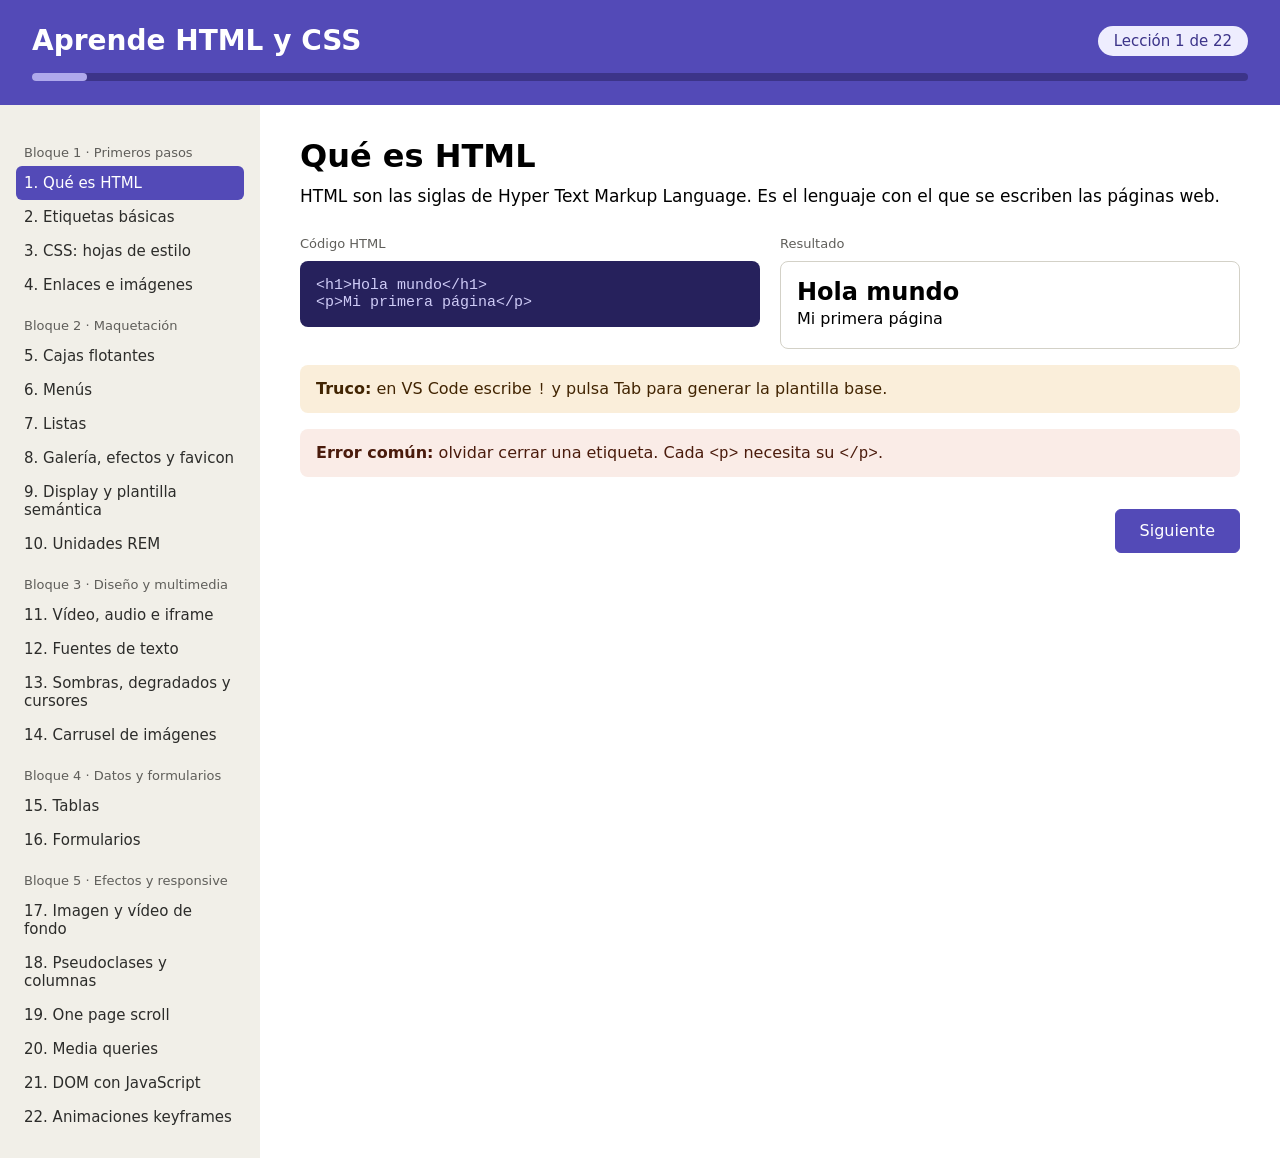
<file: index.html>
<!DOCTYPE html> <!--Va siempre primero y declara que es HTML5.-->
<html lang="es"> <!--Indica el idioma de la página-->
<head>
    <meta charset="UTF-8"> <!--Hace que se vean bien las tildes, la ñ, emojis, etc-->
    <meta name="viewport" content="width=device-width, initial-scale=1.0"> <!--"viewport" hace que la web se adapte al móvil-->
    <title>Aprende HTML y CSS</title>
    <link rel="stylesheet" href="css/estilos.css"> <!--Enlaza el CSS-->
    <link rel="icon" href="img/favicon.svg" type="image/svg+xml">
    <script defer src="js/main.js"></script> <!--Enlaza el JavaScript, ponemos defer para que cargue despues del contenido de la página y no hay errores-->
</head>
<body data-leccion="1">

    <header class="cabecera"> <!--Indica que es la cabecera de la página-->
        <div class="fila"> <!--Agrupa el título y la etiqueta para poder ponerlos en la misma línea-->
            <h1>Aprende HTML y CSS</h1>
            <span class="etiqueta">Lección 1 de 22</span>
        </div>
        <div class="progreso"> <!--.progreso es el carril y .barra es la parte rellena. La barra va dentro del carril, y su ancho dirá cuánto llevas del curso-->
            <div class="barra"></div>
        </div>
    </header>

    <div class="contenedor">
       <nav class="menu" aria-label="Lecciones"> <!--<nav> es la etiqueta semántica para la navegación. aria-label ayuda a los lectores de pantalla a saber de qué menú se trata-->
            <h2>Bloque 1 · Primeros pasos</h2>
            <ul> <!--Los enlaces van dentro de una lista ul > li > a. Es la estructura estándar de un menú-->
                <li><a href="index.html">1. Qué es HTML</a></li>
                <li><a href="lecciones/02-etiquetas-basicas.html">2. Etiquetas básicas</a></li>
                <li><a href="lecciones/03-css-hojas-de-estilo.html">3. CSS: hojas de estilo</a></li>
                <li><a href="lecciones/04-enlaces-imagenes.html">4. Enlaces e imágenes</a></li>
            </ul>
            <h2>Bloque 2 · Maquetación</h2>
            <ul>
                <li><a href="/lecciones/05-cajas-flotantes.html">5. Cajas flotantes</a></li>
                <li><a href="/lecciones/06-menus.html">6. Menús</a></li>
                <li><a href="/lecciones/07-listas.html">7. Listas</a></li>
                <li><a href="/lecciones/08-galeria-efectos.html">8. Galería, efectos y favicon</a></li>
                <li><a href="/lecciones/09-display-plantilla.html">9. Display y plantilla semántica</a></li>
                <li><a href="/lecciones/10-unidades-rem.html">10. Unidades REM</a></li>
            </ul>
            <h2>Bloque 3 · Diseño y multimedia</h2>
            <ul>
                <li><a href="/lecciones/11-video-audio.html">11. Vídeo, audio e iframe</a></li>
                <li><a href="/lecciones/12-fuentes-texto.html">12. Fuentes de texto</a></li>
                <li><a href="/lecciones/13-sombras-degradados.html">13. Sombras, degradados y cursores</a></li>
                <li><a href="/lecciones/14-carrusel.html">14. Carrusel de imágenes</a></li>
            </ul>
            <h2>Bloque 4 · Datos y formularios</h2>
            <ul>
                <li><a href="/lecciones/15-tablas.html">15. Tablas</a></li>
                <li><a href="#">16. Formularios</a></li>
            </ul>
            <h2>Bloque 5 · Efectos y responsive</h2>
            <ul>
                <li><a href="#">17. Imagen y vídeo de fondo</a></li>
                <li><a href="#">18. Pseudoclases y columnas</a></li>
                <li><a href="#">19. One page scroll</a></li>
                <li><a href="#">20. Media queries</a></li>
                <li><a href="#">21. DOM con JavaScript</a></li>
                <li><a href="#">22. Animaciones keyframes</a></li>
            </ul>
        </nav>

        <main class="contenido">
            <h2>Qué es HTML</h2>
            <p>HTML son las siglas de Hyper Text Markup Language. Es el lenguaje con el que se escriben las páginas web.</p>

            <div class="columnas">
                <div>
                    <p class="rotulo">Código HTML</p>
                    <!--<pre> respeta los saltos de línea y los espacios tal como los escribes,
                    <code> indica que es código-->
                    <pre class="codigo"><code>&lt;h1&gt;Hola mundo&lt;/h1&gt;
&lt;p&gt;Mi primera página&lt;/p&gt;</code></pre>
<!--&lt; y &gt;. Son caracteres especiales(< y >). Si escribes <h1> a pelo dentro del bloque, el navegador lo interpreta como una etiqueta real en vez de mostrarlo como texto-->
                </div>
                <div>
                    <p class="rotulo">Resultado</p>
                    <div class="resultado">
                        <h1>Hola mundo</h1>
                        <p>Mi primera página</p>
                    </div>
                </div>
            </div>

            <div class="aviso truco">
                <strong>Truco:</strong> en VS Code escribe <code>!</code> y pulsa Tab para generar la plantilla base.
            </div>
            <div class="aviso error">
                <strong>Error común:</strong> olvidar cerrar una etiqueta. Cada <code>&lt;p&gt;</code> necesita su <code>&lt;/p&gt;</code>.
            </div>

            <div class="paginacion">
                <!--Son enlaces a y no button, porque navegan a otra página un button es para acciones-->
                <a href="lecciones/02-etiquetas-basicas.html" class="boton primario">Siguiente</a>
                <!--Esta es la primera lección, así que solo lleva "Siguiente", en las lecciones intermedias añadiremos también <a href="#" class="boton">Anterior</a> para poder ir atrás-->
            </div>
        </main>
    </div>

</body>
</html>
</file>
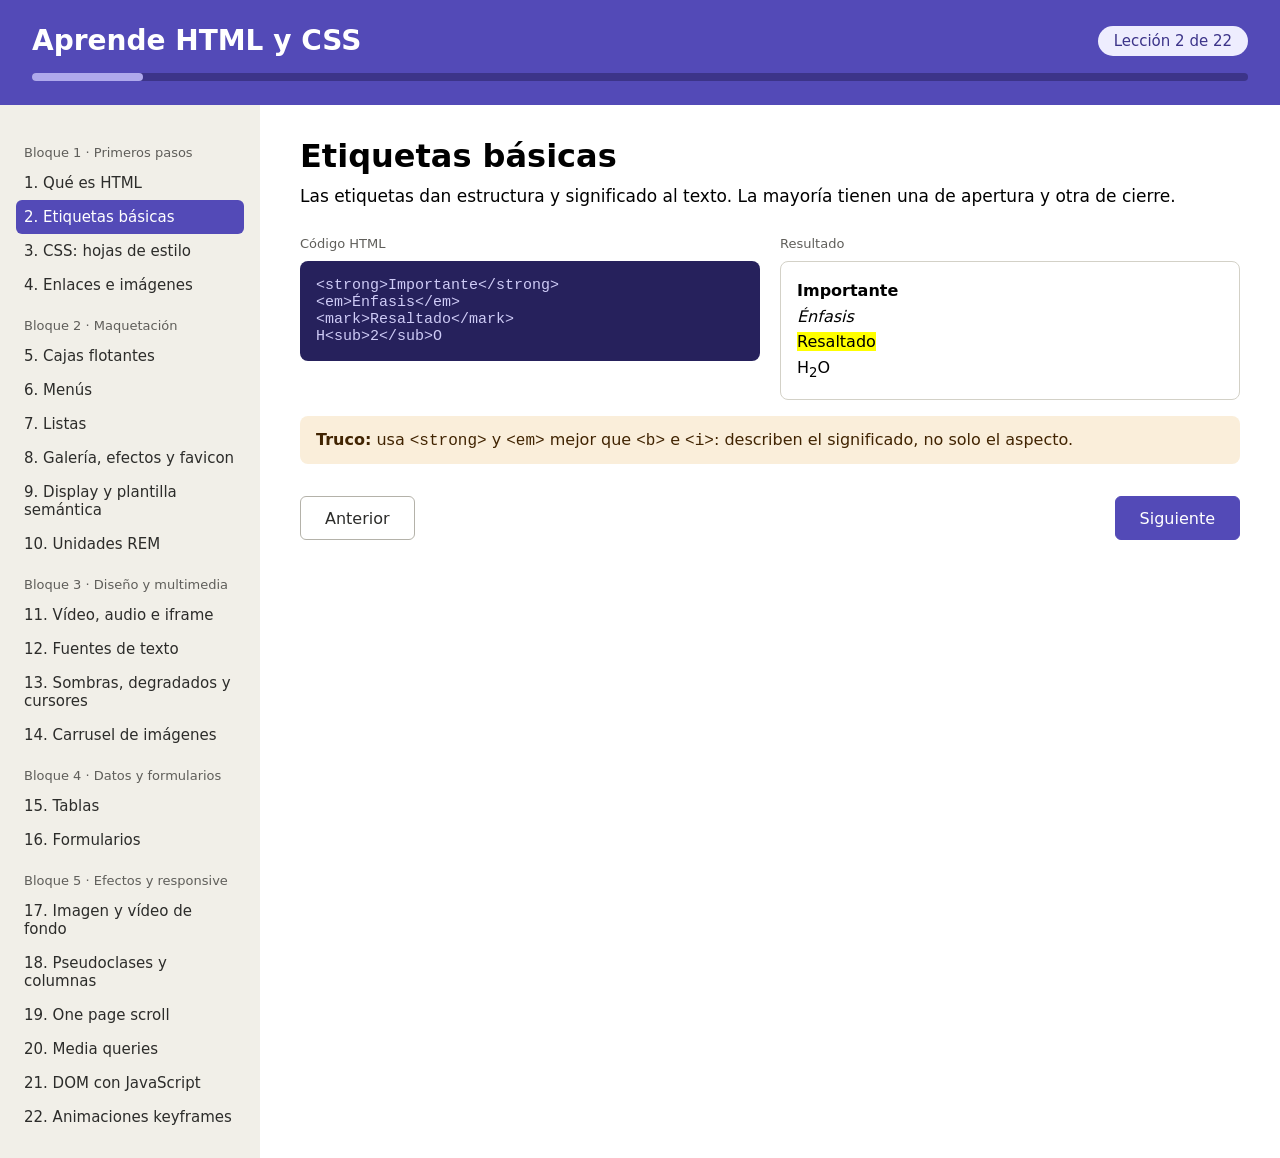
<file: lecciones/02-etiquetas-basicas.html>
<!DOCTYPE html>
<html lang="es">
<head>
    <meta charset="UTF-8">
    <meta name="viewport" content="width=device-width, initial-scale=1.0"> 
    <title>Etiquetas básicas</title>
    <link rel="stylesheet" href="../css/estilos.css"> <!--Esta página está un nivel más abajo dentro de la carpeta "lecciones" asi que para que se enlacen los estilos ponemos al principio ../-->
    <link rel="icon" href="../img/favicon.svg" type="image/svg+xml">
    <script defer src="../js/main.js"></script>
</head>
<body data-leccion="2">

    <header class="cabecera"> 
        <div class="fila">
            <h1>Aprende HTML y CSS</h1>
            <span class="etiqueta">Lección 2 de 22</span>
        </div>
        <div class="progreso">
            <div class="barra"></div>
        </div>
    </header>

    <div class="contenedor">
        <nav class="menu" aria-label="Lecciones"> <!--<nav> es la etiqueta semántica para la navegación. aria-label ayuda a los lectores de pantalla a saber de qué menú se trata-->
            <h2>Bloque 1 · Primeros pasos</h2>
            <ul> <!--Los enlaces van dentro de una lista ul > li > a. Es la estructura estándar de un menú-->
                <li><a href="../index.html">1. Qué es HTML</a></li>
                <li><a href="02-etiquetas-basicas.html">2. Etiquetas básicas</a></li>
                <li><a href="03-css-hojas-de-estilo.html">3. CSS: hojas de estilo</a></li>
                <li><a href="04-enlaces-imagenes.html">4. Enlaces e imágenes</a></li>
            </ul>
            <h2>Bloque 2 · Maquetación</h2>
            <ul>
                <li><a href="05-cajas-flotantes.html">5. Cajas flotantes</a></li>
                <li><a href="06-menus.html">6. Menús</a></li>
                <li><a href="07-listas.html">7. Listas</a></li>
                <li><a href="08-galeria-efectos.html">8. Galería, efectos y favicon</a></li>
                <li><a href="09-display-plantilla.html">9. Display y plantilla semántica</a></li>
                <li><a href="#">10. Unidades REM</a></li>
            </ul>
            <h2>Bloque 3 · Diseño y multimedia</h2>
            <ul>
                <li><a href="#">11. Vídeo, audio e iframe</a></li>
                <li><a href="#">12. Fuentes de texto</a></li>
                <li><a href="#">13. Sombras, degradados y cursores</a></li>
                <li><a href="#">14. Carrusel de imágenes</a></li>
            </ul>
            <h2>Bloque 4 · Datos y formularios</h2>
            <ul>
                <li><a href="#">15. Tablas</a></li>
                <li><a href="#">16. Formularios</a></li>
            </ul>
            <h2>Bloque 5 · Efectos y responsive</h2>
            <ul>
                <li><a href="#">17. Imagen y vídeo de fondo</a></li>
                <li><a href="#">18. Pseudoclases y columnas</a></li>
                <li><a href="#">19. One page scroll</a></li>
                <li><a href="#">20. Media queries</a></li>
                <li><a href="#">21. DOM con JavaScript</a></li>
                <li><a href="#">22. Animaciones keyframes</a></li>
            </ul>
        </nav>

        <main class="contenido">
            <h2>Etiquetas básicas</h2>
            <p>Las etiquetas dan estructura y significado al texto. La mayoría tienen una de apertura y otra de cierre.</p>

            <div class="columnas">
                <div>
                    <p class="rotulo">Código HTML</p>
                    <pre class="codigo"><code>&lt;strong&gt;Importante&lt;/strong&gt;
&lt;em&gt;Énfasis&lt;/em&gt;
&lt;mark&gt;Resaltado&lt;/mark&gt;
H&lt;sub&gt;2&lt;/sub&gt;O</code></pre>
                </div>
                <div>
                    <p class="rotulo">Resultado</p>
                    <div class="resultado">
                        <p><strong>Importante</strong></p>
                        <p><em>Énfasis</em></p>
                        <p><mark>Resaltado</mark></p>
                        <p>H<sub>2</sub>O</p>
                    </div>
                </div>
            </div>

            <div class="aviso truco">
                <strong>Truco:</strong> usa <code>&lt;strong&gt;</code> y <code>&lt;em&gt;</code> mejor que <code>&lt;b&gt;</code> e <code>&lt;i&gt;</code>: describen el significado, no solo el aspecto.
            </div>

            <div class="paginacion">
                <a href="../index.html" class="boton">Anterior</a>
                <a href="03-css-hojas-de-estilo.html" class="boton primario">Siguiente</a>
            </div>
        </main>
    </div>

</body>
</html>
</file>
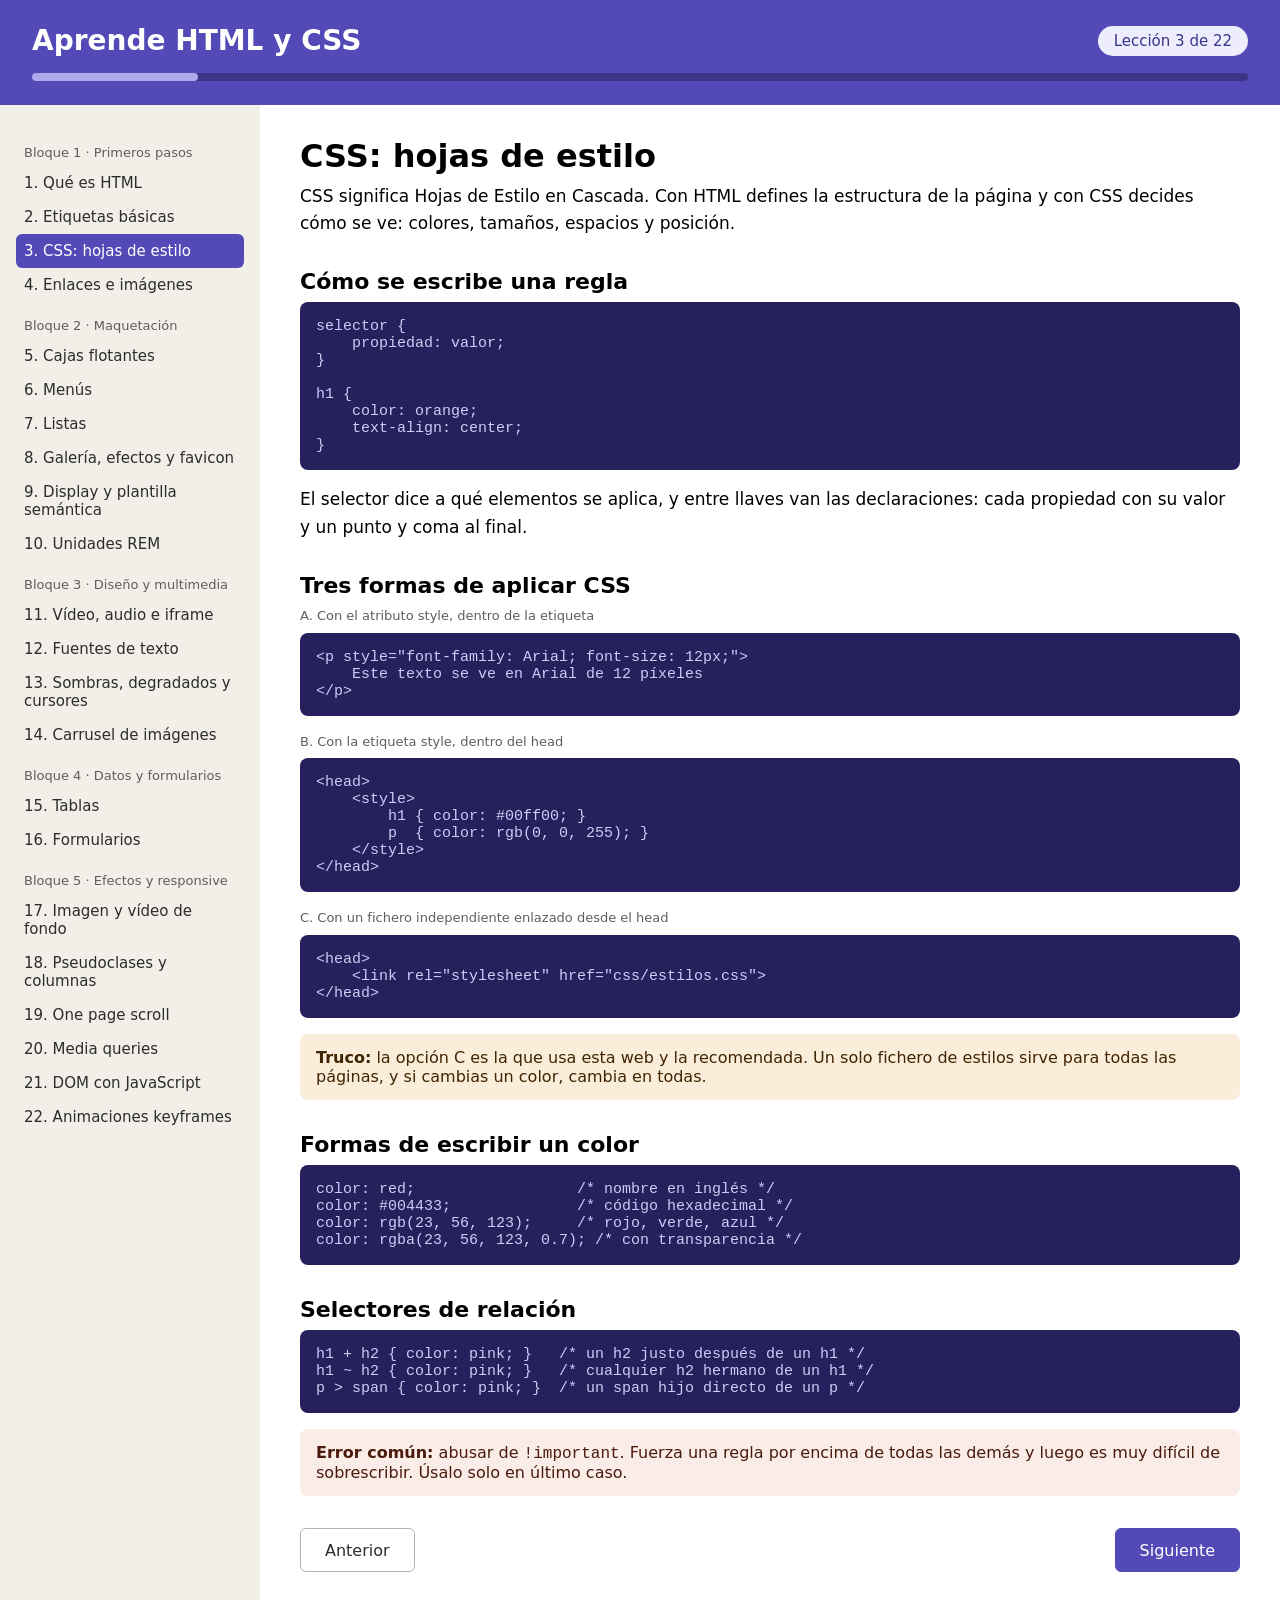
<file: lecciones/03-css-hojas-de-estilo.html>
<!DOCTYPE html>
<html lang="es">
<head>
    <meta charset="UTF-8">
    <meta name="viewport" content="width=device-width, initial-scale=1.0"> 
    <title>CSS: hojas de estilo</title>
    <link rel="stylesheet" href="../css/estilos.css"> <!--Esta página está un nivel más abajo dentro de la carpeta "lecciones" asi que para que se enlacen los estilos ponemos al principio ../-->
    <link rel="icon" href="../img/favicon.svg" type="image/svg+xml">
    <script defer src="../js/main.js"></script>
</head>
<body data-leccion="3">

    <header class="cabecera"> 
        <div class="fila">
            <h1>Aprende HTML y CSS</h1>
            <span class="etiqueta">Lección 3 de 22</span>
        </div>
        <div class="progreso">
            <div class="barra"></div>
        </div>
    </header>

    <div class="contenedor">
        <nav class="menu" aria-label="Lecciones"> <!--<nav> es la etiqueta semántica para la navegación. aria-label ayuda a los lectores de pantalla a saber de qué menú se trata-->
            <h2>Bloque 1 · Primeros pasos</h2>
            <ul> <!--Los enlaces van dentro de una lista ul > li > a. Es la estructura estándar de un menú-->
                <li><a href="../index.html">1. Qué es HTML</a></li>
                <li><a href="02-etiquetas-basicas.html">2. Etiquetas básicas</a></li>
                <li><a href="03-css-hojas-de-estilo.html">3. CSS: hojas de estilo</a></li>
                <li><a href="04-enlaces-imagenes.html">4. Enlaces e imágenes</a></li>
            </ul>
            <h2>Bloque 2 · Maquetación</h2>
            <ul>
                <li><a href="05-cajas-flotantes.html">5. Cajas flotantes</a></li>
                <li><a href="06-menus.html">6. Menús</a></li>
                <li><a href="07-listas.html">7. Listas</a></li>
                <li><a href="08-galeria-efectos.html">8. Galería, efectos y favicon</a></li>
                <li><a href="09-display-plantilla.html">9. Display y plantilla semántica</a></li>
                <li><a href="#">10. Unidades REM</a></li>
            </ul>
            <h2>Bloque 3 · Diseño y multimedia</h2>
            <ul>
                <li><a href="#">11. Vídeo, audio e iframe</a></li>
                <li><a href="#">12. Fuentes de texto</a></li>
                <li><a href="#">13. Sombras, degradados y cursores</a></li>
                <li><a href="#">14. Carrusel de imágenes</a></li>
            </ul>
            <h2>Bloque 4 · Datos y formularios</h2>
            <ul>
                <li><a href="#">15. Tablas</a></li>
                <li><a href="#">16. Formularios</a></li>
            </ul>
            <h2>Bloque 5 · Efectos y responsive</h2>
            <ul>
                <li><a href="#">17. Imagen y vídeo de fondo</a></li>
                <li><a href="#">18. Pseudoclases y columnas</a></li>
                <li><a href="#">19. One page scroll</a></li>
                <li><a href="#">20. Media queries</a></li>
                <li><a href="#">21. DOM con JavaScript</a></li>
                <li><a href="#">22. Animaciones keyframes</a></li>
            </ul>
        </nav>

        <main class="contenido">
            <h2>CSS: hojas de estilo</h2>
            <p>CSS significa Hojas de Estilo en Cascada. Con HTML defines la estructura de la página y con CSS decides cómo se ve: colores, tamaños, espacios y posición.</p>

            <h3>Cómo se escribe una regla</h3>
            <pre class="codigo"><code>selector {
    propiedad: valor;
}
<!--Si escribes una etiqueta <style> real dentro de un <pre>, el navegador la ejecuta en vez de mostrarla-->
h1 {
    color: orange;
    text-align: center;
}</code></pre>
            <p>El selector dice a qué elementos se aplica, y entre llaves van las declaraciones: cada propiedad con su valor y un punto y coma al final.</p>

            <h3>Tres formas de aplicar CSS</h3>

            <p class="rotulo">A. Con el atributo style, dentro de la etiqueta</p>
            <pre class="codigo"><code>&lt;p style="font-family: Arial; font-size: 12px;"&gt;
    Este texto se ve en Arial de 12 píxeles
&lt;/p&gt;</code></pre>

            <p class="rotulo">B. Con la etiqueta style, dentro del head</p>
            <pre class="codigo"><code>&lt;head&gt;
    &lt;style&gt;
        h1 { color: #00ff00; }
        p  { color: rgb(0, 0, 255); }
    &lt;/style&gt;
&lt;/head&gt;</code></pre>

            <p class="rotulo">C. Con un fichero independiente enlazado desde el head</p>
    <pre class="codigo"><code>&lt;head&gt;
    &lt;link rel="stylesheet" href="css/estilos.css"&gt;
&lt;/head&gt;</code></pre>

            <div class="aviso truco">
                <strong>Truco:</strong> la opción C es la que usa esta web y la recomendada. Un solo fichero de estilos sirve para todas las páginas, y si cambias un color, cambia en todas.
            </div>

            <h3>Formas de escribir un color</h3>
    <pre class="codigo"><code>color: red;                  /* nombre en inglés */
color: #004433;              /* código hexadecimal */
color: rgb(23, 56, 123);     /* rojo, verde, azul */
color: rgba(23, 56, 123, 0.7); /* con transparencia */</code></pre>

            <h3>Selectores de relación</h3>
    <pre class="codigo"><code>h1 + h2 { color: pink; }   /* un h2 justo después de un h1 */
h1 ~ h2 { color: pink; }   /* cualquier h2 hermano de un h1 */
p &gt; span { color: pink; }  /* un span hijo directo de un p */</code></pre>

            <div class="aviso error">
                <strong>Error común:</strong> abusar de <code>!important</code>. Fuerza una regla por encima de todas las demás y luego es muy difícil de sobrescribir. Úsalo solo en último caso.
            </div>

            <div class="paginacion">
                <a href="02-etiquetas-basicas.html" class="boton">Anterior</a>
                <a href="04-enlaces-imagenes.html" class="boton primario">Siguiente</a>
            </div>
        </main>
    </div>

</body>
</html>
</file>
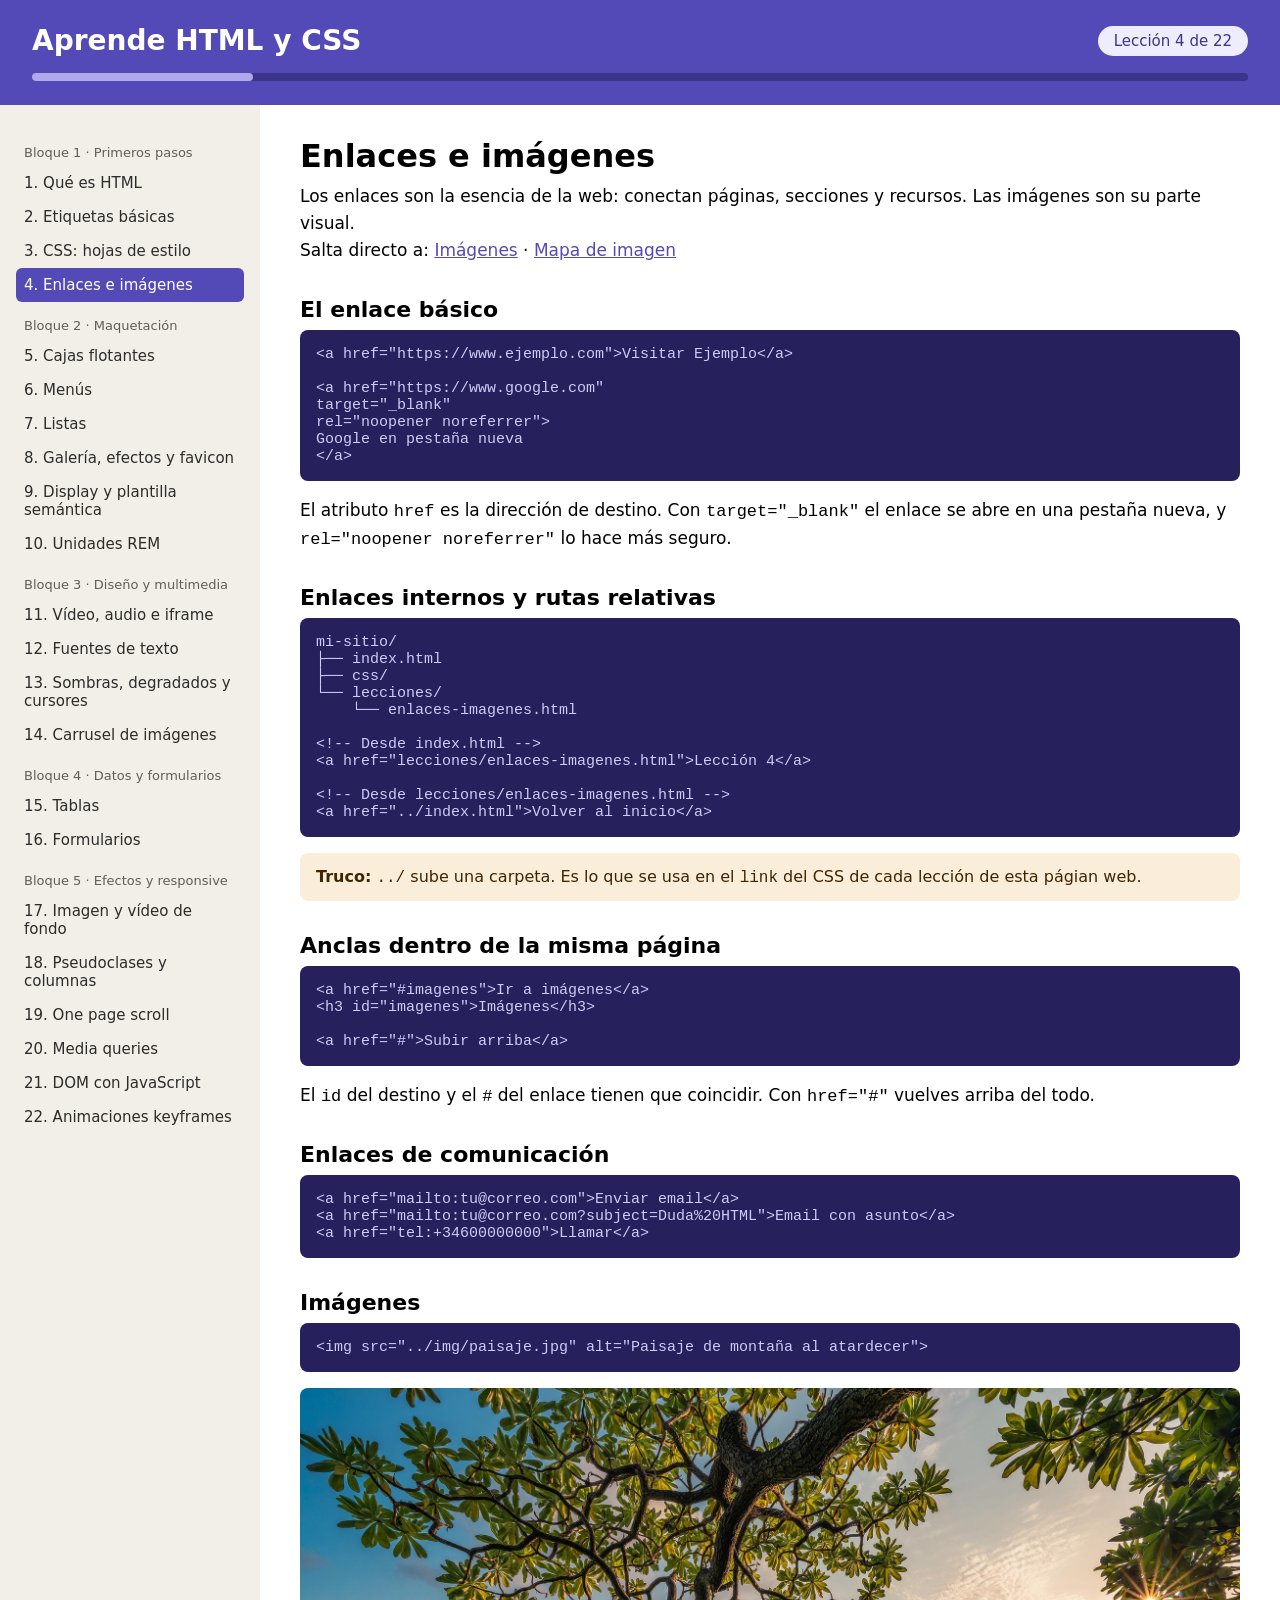
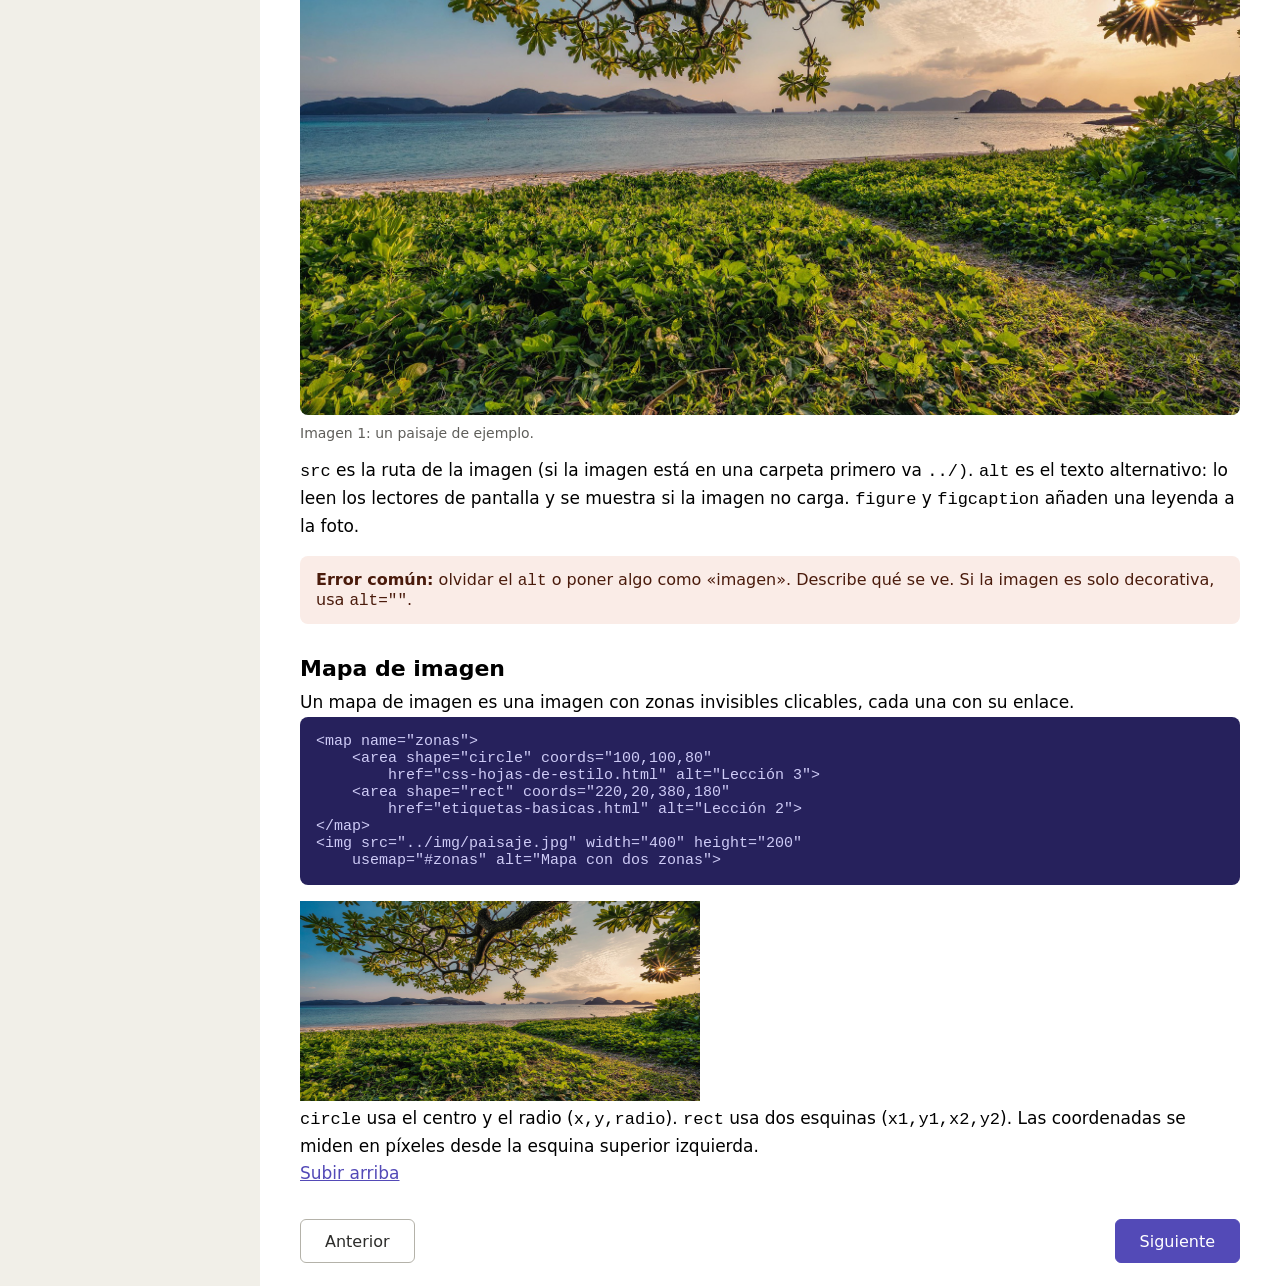
<file: lecciones/04-enlaces-imagenes.html>
<!DOCTYPE html>
<html lang="es">
<head>
    <meta charset="UTF-8">
    <meta name="viewport" content="width=device-width, initial-scale=1.0"> 
    <title>Enlaces e imágenes</title>
    <link rel="stylesheet" href="../css/estilos.css"> <!--Esta página está un nivel más abajo dentro de la carpeta "lecciones" asi que para que se enlacen los estilos ponemos al principio ../-->
    <link rel="icon" href="../img/favicon.svg" type="image/svg+xml">
    <script defer src="../js/main.js"></script>
</head>
<body data-leccion="4">

    <header class="cabecera"> 
        <div class="fila">
            <h1>Aprende HTML y CSS</h1>
            <span class="etiqueta">Lección 4 de 22</span>
        </div>
        <div class="progreso">
            <div class="barra"></div>
        </div>
    </header>

    <div class="contenedor">
        <nav class="menu" aria-label="Lecciones"> <!--<nav> es la etiqueta semántica para la navegación. aria-label ayuda a los lectores de pantalla a saber de qué menú se trata-->
            <h2>Bloque 1 · Primeros pasos</h2>
            <ul> <!--Los enlaces van dentro de una lista ul > li > a. Es la estructura estándar de un menú-->
                <li><a href="../index.html">1. Qué es HTML</a></li>
                <li><a href="02-etiquetas-basicas.html">2. Etiquetas básicas</a></li>
                <li><a href="03-css-hojas-de-estilo.html">3. CSS: hojas de estilo</a></li>
                <li><a href="04-enlaces-imagenes.html">4. Enlaces e imágenes</a></li>
            </ul>
            <h2>Bloque 2 · Maquetación</h2>
            <ul>
                <li><a href="05-cajas-flotantes.html">5. Cajas flotantes</a></li>
                <li><a href="06-menus.html">6. Menús</a></li>
                <li><a href="07-listas.html">7. Listas</a></li>
                <li><a href="08-galeria-efectos.html">8. Galería, efectos y favicon</a></li>
                <li><a href="09-display-plantilla.html">9. Display y plantilla semántica</a></li>
                <li><a href="#">10. Unidades REM</a></li>
            </ul>
            <h2>Bloque 3 · Diseño y multimedia</h2>
            <ul>
                <li><a href="#">11. Vídeo, audio e iframe</a></li>
                <li><a href="#">12. Fuentes de texto</a></li>
                <li><a href="#">13. Sombras, degradados y cursores</a></li>
                <li><a href="#">14. Carrusel de imágenes</a></li>
            </ul>
            <h2>Bloque 4 · Datos y formularios</h2>
            <ul>
                <li><a href="#">15. Tablas</a></li>
                <li><a href="#">16. Formularios</a></li>
            </ul>
            <h2>Bloque 5 · Efectos y responsive</h2>
            <ul>
                <li><a href="#">17. Imagen y vídeo de fondo</a></li>
                <li><a href="#">18. Pseudoclases y columnas</a></li>
                <li><a href="#">19. One page scroll</a></li>
                <li><a href="#">20. Media queries</a></li>
                <li><a href="#">21. DOM con JavaScript</a></li>
                <li><a href="#">22. Animaciones keyframes</a></li>
            </ul>
        </nav>

        <main class="contenido" id="inicio">
            <h2>Enlaces e imágenes</h2>
            <p>Los enlaces son la esencia de la web: conectan páginas, secciones y recursos. Las imágenes son su parte visual.</p>
            <p>Salta directo a: <a href="#imagenes">Imágenes</a> · <a href="#mapa">Mapa de imagen</a></p>

            <h3>El enlace básico</h3>
            <pre class="codigo"><code>&lt;a href="https://www.ejemplo.com"&gt;Visitar Ejemplo&lt;/a&gt;

&lt;a href="https://www.google.com"
target="_blank"
rel="noopener noreferrer"&gt;
Google en pestaña nueva
&lt;/a&gt;</code></pre>
            <p>El atributo <code>href</code> es la dirección de destino. Con <code>target="_blank"</code> el enlace se abre en una pestaña nueva, y <code>rel="noopener noreferrer"</code> lo hace más seguro.</p>

            <h3>Enlaces internos y rutas relativas</h3>
            <pre class="codigo"><code>mi-sitio/
├── index.html
├── css/
└── lecciones/
    └── enlaces-imagenes.html

&lt;!-- Desde index.html --&gt;
&lt;a href="lecciones/enlaces-imagenes.html"&gt;Lección 4&lt;/a&gt;

&lt;!-- Desde lecciones/enlaces-imagenes.html --&gt;
&lt;a href="../index.html"&gt;Volver al inicio&lt;/a&gt;</code></pre>

            <div class="aviso truco">
                <strong>Truco:</strong> <code>../</code> sube una carpeta. Es lo que se usa en el <code>link</code> del CSS de cada lección de esta págian web.
            </div>

            <h3>Anclas dentro de la misma página</h3>
            <pre class="codigo"><code>&lt;a href="#imagenes"&gt;Ir a imágenes&lt;/a&gt;
&lt;h3 id="imagenes"&gt;Imágenes&lt;/h3&gt;

&lt;a href="#"&gt;Subir arriba&lt;/a&gt;</code></pre>
            <p>El <code>id</code> del destino y el <code>#</code> del enlace tienen que coincidir. Con <code>href="#"</code> vuelves arriba del todo.</p>

            <h3>Enlaces de comunicación</h3>
            <pre class="codigo"><code>&lt;a href="mailto:tu@correo.com"&gt;Enviar email&lt;/a&gt;
&lt;a href="mailto:tu@correo.com?subject=Duda%20HTML"&gt;Email con asunto&lt;/a&gt;
&lt;a href="tel:+34600000000"&gt;Llamar&lt;/a&gt;</code></pre>

            <h3 id="imagenes">Imágenes</h3>
            <pre class="codigo"><code>&lt;img src="../img/paisaje.jpg" alt="Paisaje de montaña al atardecer"&gt;</code></pre>
            <figure>
                <img src="../img/paisaje.jpg" alt="Paisaje de montaña al atardecer">
                <figcaption>Imagen 1: un paisaje de ejemplo.</figcaption>
            </figure>
            <p><code>src</code> es la ruta de la imagen (si la imagen está en una carpeta primero va <code>../)</code>. <code>alt</code> es el texto alternativo: lo leen los lectores de pantalla y se muestra si la imagen no carga. <code>figure</code> y <code>figcaption</code> añaden una leyenda a la foto.</p>

            <div class="aviso error">
                <strong>Error común:</strong> olvidar el <code>alt</code> o poner algo como «imagen». Describe qué se ve. Si la imagen es solo decorativa, usa <code>alt=""</code>.
            </div>

            <h3 id="mapa">Mapa de imagen</h3>
            <p>Un mapa de imagen es una imagen con zonas invisibles clicables, cada una con su enlace.</p>
            <pre class="codigo"><code>&lt;map name="zonas"&gt;
    &lt;area shape="circle" coords="100,100,80"
        href="css-hojas-de-estilo.html" alt="Lección 3"&gt;
    &lt;area shape="rect" coords="220,20,380,180"
        href="etiquetas-basicas.html" alt="Lección 2"&gt;
&lt;/map&gt;
&lt;img src="../img/paisaje.jpg" width="400" height="200"
    usemap="#zonas" alt="Mapa con dos zonas"&gt;</code></pre>
            <img src="../img/paisaje.jpg" width="400" height="200" usemap="#zonas" alt="Mapa con dos zonas">
            <map name="zonas"> <!--El mapa de imagen se hace con <map> + <area>, y la imagen se conecta con usemap="#zonas", que coincide con name="zonas"-->
                <area shape="circle" coords="100,100,80" href="css-hojas-de-estilo.html" alt="Lección 3">
                <area shape="rect" coords="220,20,380,180" href="etiquetas-basicas.html" alt="Lección 2">
            </map>
            <p><code>circle</code> usa el centro y el radio (<code>x,y,radio</code>). <code>rect</code> usa dos esquinas (<code>x1,y1,x2,y2</code>). Las coordenadas se miden en píxeles desde la esquina superior izquierda.</p>

            <p><a href="#inicio">Subir arriba</a></p>

            <div class="paginacion">
                <a href="03-css-hojas-de-estilo.html" class="boton">Anterior</a>
                <a href="05-cajas-flotantes.html" class="boton primario">Siguiente</a>
            </div>
        </main>
    </div>

</body>
</html>
</file>
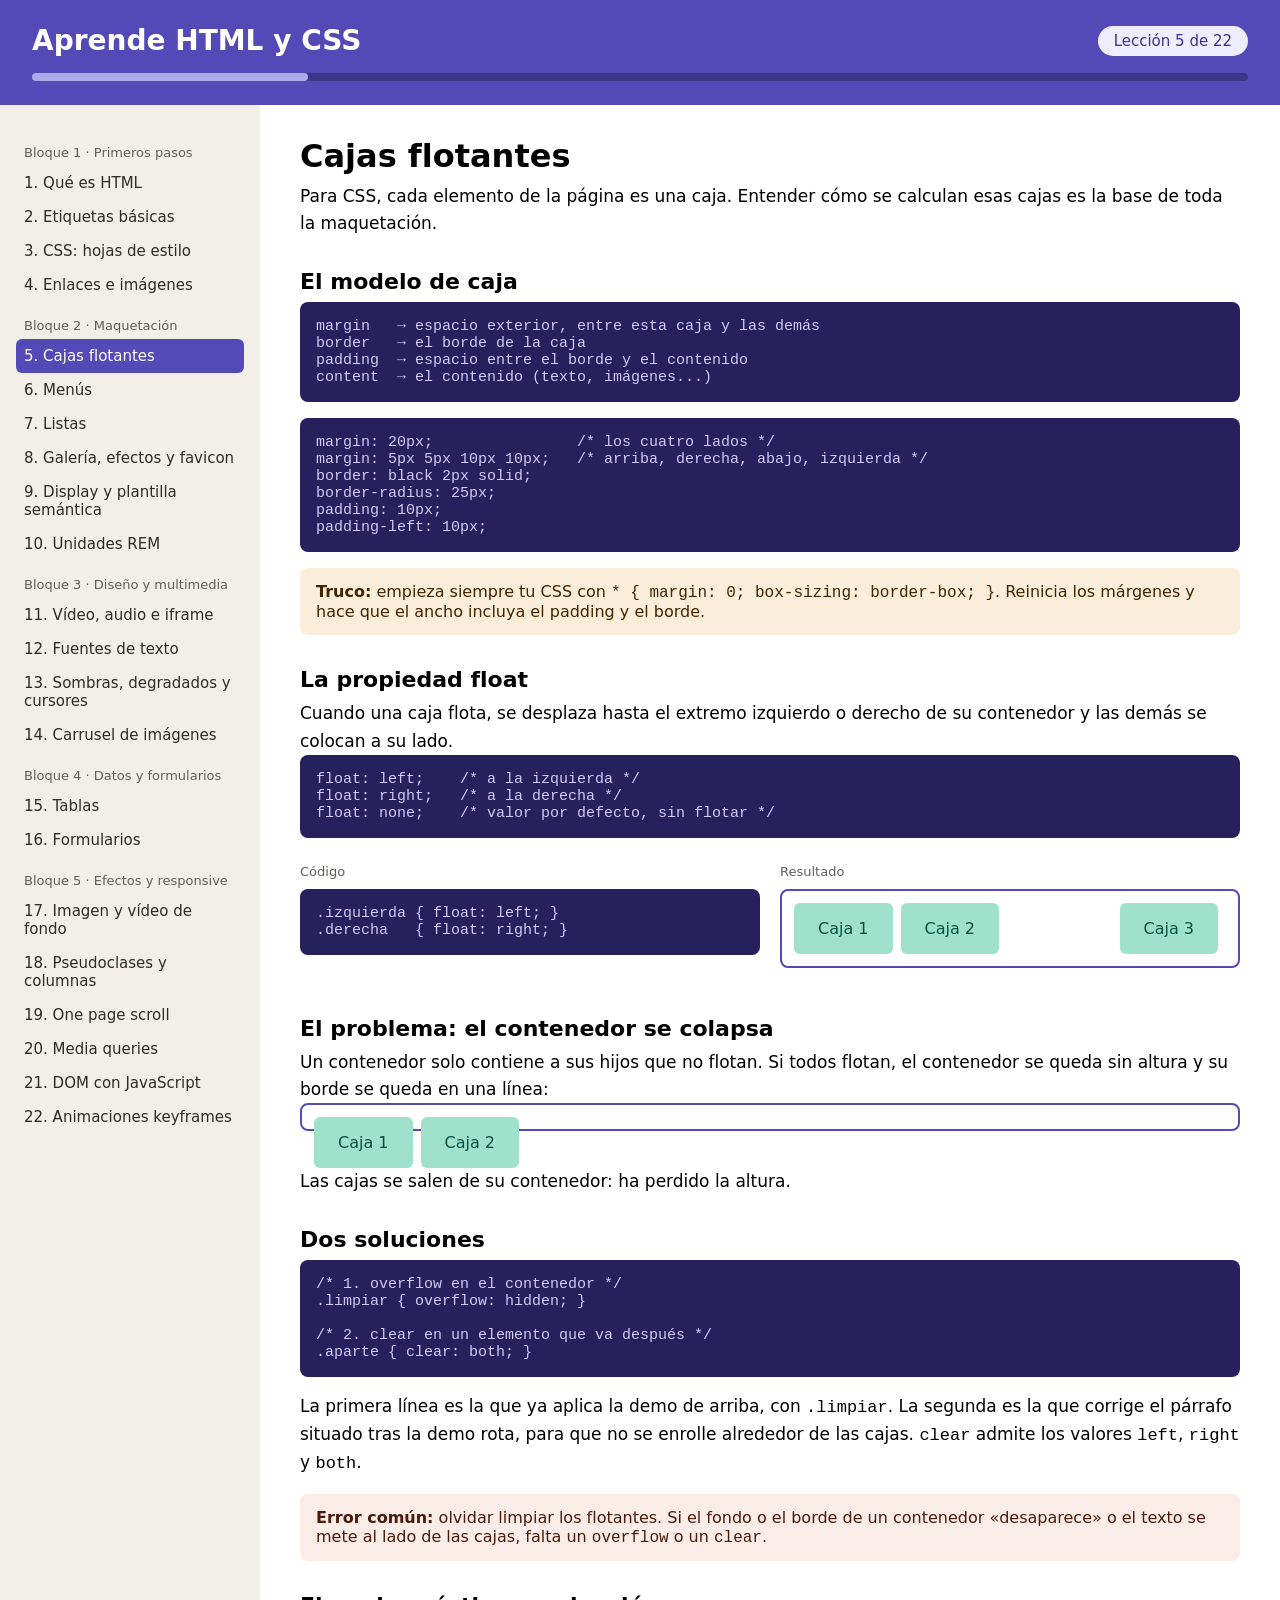
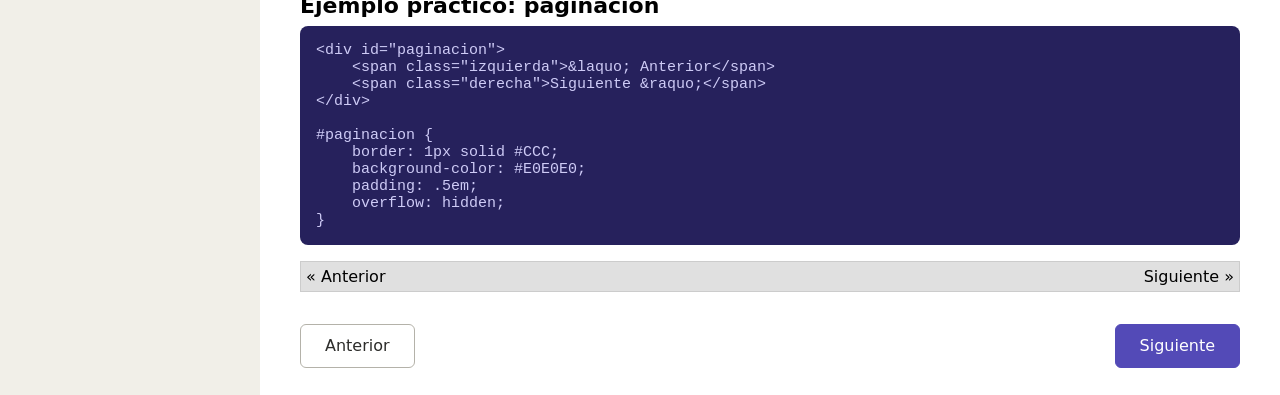
<file: lecciones/05-cajas-flotantes.html>
<!DOCTYPE html>
<html lang="es">
<head>
    <meta charset="UTF-8">
    <meta name="viewport" content="width=device-width, initial-scale=1.0"> 
    <title>Cajas flotantes</title>
    <link rel="stylesheet" href="../css/estilos.css"> <!--Esta página está un nivel más abajo dentro de la carpeta "lecciones" asi que para que se enlacen los estilos ponemos al principio ../-->
    <link rel="icon" href="../img/favicon.svg" type="image/svg+xml">
    <script defer src="../js/main.js"></script>
</head>
<body data-leccion="5">

    <header class="cabecera"> 
        <div class="fila">
            <h1>Aprende HTML y CSS</h1>
            <span class="etiqueta">Lección 5 de 22</span>
        </div>
        <div class="progreso">
            <div class="barra"></div>
        </div>
    </header>

    <div class="contenedor">
        <nav class="menu" aria-label="Lecciones"> <!--<nav> es la etiqueta semántica para la navegación. aria-label ayuda a los lectores de pantalla a saber de qué menú se trata-->
            <h2>Bloque 1 · Primeros pasos</h2>
            <ul> <!--Los enlaces van dentro de una lista ul > li > a. Es la estructura estándar de un menú-->
                <li><a href="../index.html">1. Qué es HTML</a></li>
                <li><a href="02-etiquetas-basicas.html">2. Etiquetas básicas</a></li>
                <li><a href="03-css-hojas-de-estilo.html">3. CSS: hojas de estilo</a></li>
                <li><a href="04-enlaces-imagenes.html">4. Enlaces e imágenes</a></li>
            </ul>
            <h2>Bloque 2 · Maquetación</h2>
            <ul>
                <li><a href="05-cajas-flotantes.html">5. Cajas flotantes</a></li>
                <li><a href="06-menus.html">6. Menús</a></li>
                <li><a href="07-listas.html">7. Listas</a></li>
                <li><a href="08-galeria-efectos.html">8. Galería, efectos y favicon</a></li>
                <li><a href="09-display-plantilla.html">9. Display y plantilla semántica</a></li>
                <li><a href="#">10. Unidades REM</a></li>
            </ul>
            <h2>Bloque 3 · Diseño y multimedia</h2>
            <ul>
                <li><a href="#">11. Vídeo, audio e iframe</a></li>
                <li><a href="#">12. Fuentes de texto</a></li>
                <li><a href="#">13. Sombras, degradados y cursores</a></li>
                <li><a href="#">14. Carrusel de imágenes</a></li>
            </ul>
            <h2>Bloque 4 · Datos y formularios</h2>
            <ul>
                <li><a href="#">15. Tablas</a></li>
                <li><a href="#">16. Formularios</a></li>
            </ul>
            <h2>Bloque 5 · Efectos y responsive</h2>
            <ul>
                <li><a href="#">17. Imagen y vídeo de fondo</a></li>
                <li><a href="#">18. Pseudoclases y columnas</a></li>
                <li><a href="#">19. One page scroll</a></li>
                <li><a href="#">20. Media queries</a></li>
                <li><a href="#">21. DOM con JavaScript</a></li>
                <li><a href="#">22. Animaciones keyframes</a></li>
            </ul>
        </nav>

        <main class="contenido">
            <h2>Cajas flotantes</h2>
            <p>Para CSS, cada elemento de la página es una caja. Entender cómo se calculan esas cajas es la base de toda la maquetación.</p>

            <h3>El modelo de caja</h3>
            <pre class="codigo"><code>margin   → espacio exterior, entre esta caja y las demás
border   → el borde de la caja
padding  → espacio entre el borde y el contenido
content  → el contenido (texto, imágenes...)</code></pre>
            <pre class="codigo"><code>margin: 20px;                /* los cuatro lados */
margin: 5px 5px 10px 10px;   /* arriba, derecha, abajo, izquierda */
border: black 2px solid;
border-radius: 25px;
padding: 10px;
padding-left: 10px;</code></pre>

            <div class="aviso truco">
                <strong>Truco:</strong> empieza siempre tu CSS con <code>* { margin: 0; box-sizing: border-box; }</code>. Reinicia los márgenes y hace que el ancho incluya el padding y el borde.
            </div>

            <h3>La propiedad float</h3>
            <p>Cuando una caja flota, se desplaza hasta el extremo izquierdo o derecho de su contenedor y las demás se colocan a su lado.</p>
            <pre class="codigo"><code>float: left;    /* a la izquierda */
float: right;   /* a la derecha */
float: none;    /* valor por defecto, sin flotar */</code></pre>

            <div class="columnas">
                <div>
                    <p class="rotulo">Código</p>
                    <pre class="codigo"><code>.izquierda { float: left; }
.derecha   { float: right; }</code></pre>
                </div>
                <div>
                    <p class="rotulo">Resultado</p>
                    <div class="demo limpiar">
                        <span class="demo-caja izquierda">Caja 1</span>
                        <span class="demo-caja izquierda">Caja 2</span>
                        <span class="demo-caja derecha">Caja 3</span>
                    </div>
                </div>
            </div>

            <h3>El problema: el contenedor se colapsa</h3>
            <p>Un contenedor solo contiene a sus hijos que no flotan. Si todos flotan, el contenedor se queda sin altura y su borde se queda en una línea:</p>
            <div class="demo">
                <span class="demo-caja izquierda">Caja 1</span>
                <span class="demo-caja izquierda">Caja 2</span>
            </div>
            <p class="aparte">Las cajas se salen de su contenedor: ha perdido la altura.</p>

            <h3>Dos soluciones</h3>
            <pre class="codigo"><code>/* 1. overflow en el contenedor */
.limpiar { overflow: hidden; }

/* 2. clear en un elemento que va después */
.aparte { clear: both; }</code></pre>
            <p>La primera línea es la que ya aplica la demo de arriba, con <code>.limpiar</code>. La segunda es la que corrige el párrafo situado tras la demo rota, para que no se enrolle alrededor de las cajas. <code>clear</code> admite los valores <code>left</code>, <code>right</code> y <code>both</code>.</p>

            <div class="aviso error">
                <strong>Error común:</strong> olvidar limpiar los flotantes. Si el fondo o el borde de un contenedor «desaparece» o el texto se mete al lado de las cajas, falta un <code>overflow</code> o un <code>clear</code>.
            </div>

            <h3>Ejemplo práctico: paginación</h3>
            <pre class="codigo"><code>&lt;div id="paginacion"&gt;
    &lt;span class="izquierda"&gt;&amp;laquo; Anterior&lt;/span&gt;
    &lt;span class="derecha"&gt;Siguiente &amp;raquo;&lt;/span&gt;
&lt;/div&gt;

#paginacion {
    border: 1px solid #CCC;
    background-color: #E0E0E0;
    padding: .5em;
    overflow: hidden;
}</code></pre>
            <div class="demo-pag"> <!--&laquo; y &raquo; son los caracteres « y ». Dentro de un bloque de código van como &amp;laquo;, para que se muestren como texto-->
                <span class="izquierda">&laquo; Anterior</span>
                <span class="derecha">Siguiente &raquo;</span>
            </div>

            <div class="paginacion">
                <a href="04-enlaces-imagenes.html" class="boton">Anterior</a>
                <a href="06-menus.html" class="boton primario">Siguiente</a>
            </div>
        </main>
    </div>

</body>
</html>
</file>
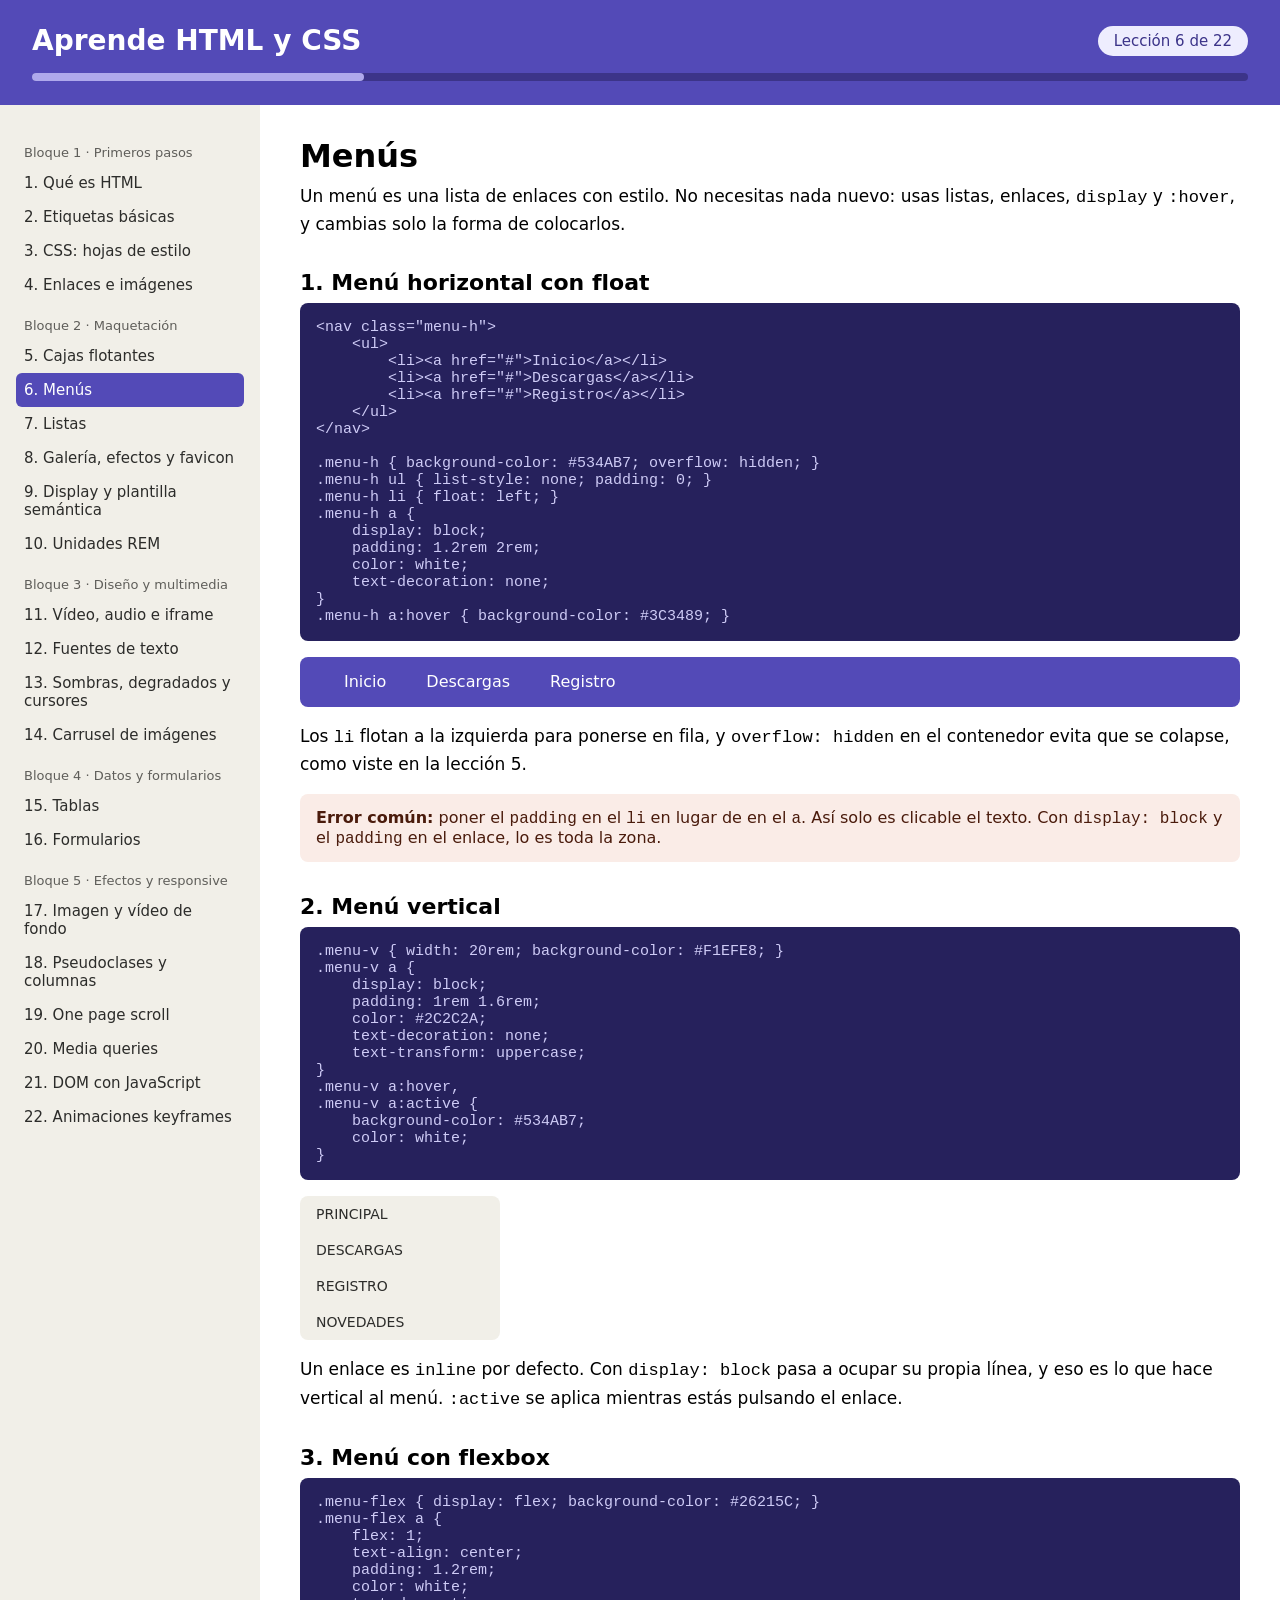
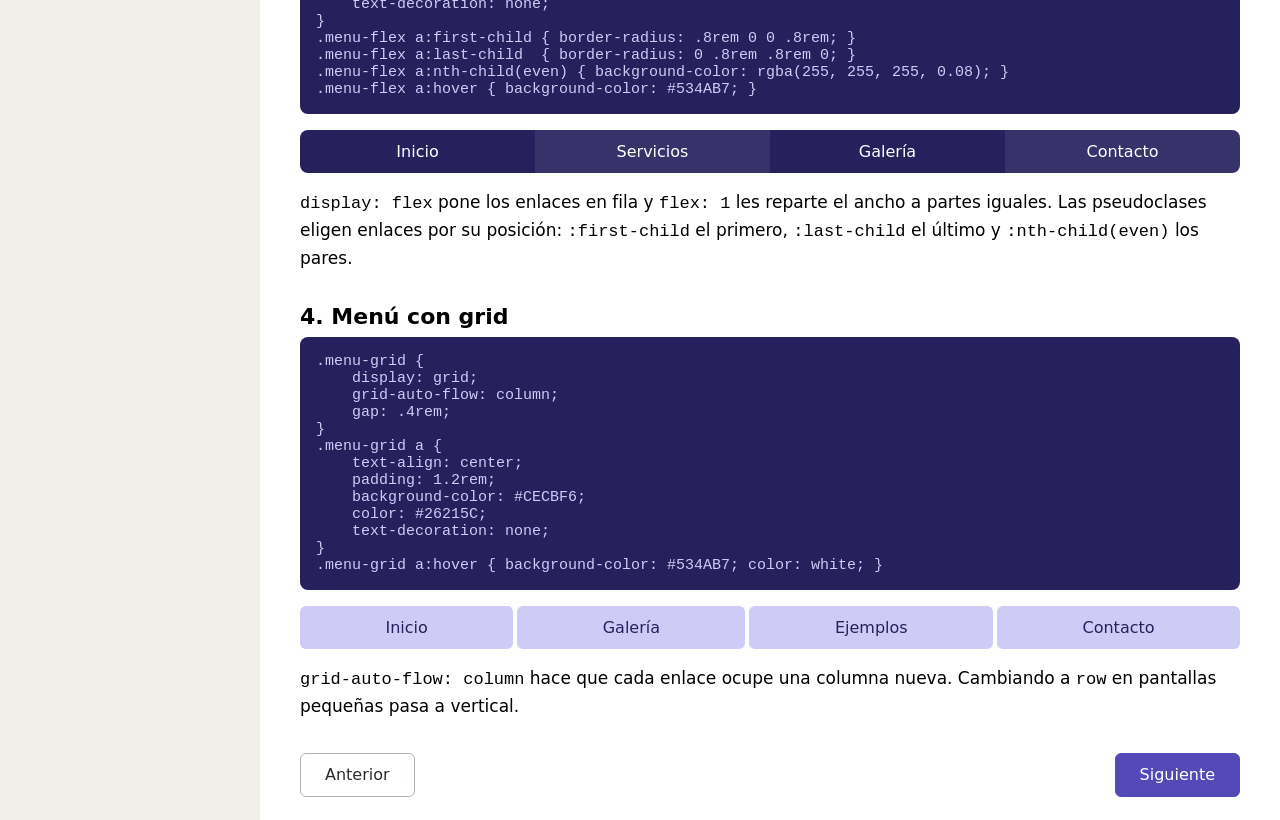
<file: lecciones/06-menus.html>
<!DOCTYPE html>
<html lang="es">
<head>
    <meta charset="UTF-8">
    <meta name="viewport" content="width=device-width, initial-scale=1.0"> 
    <title>Menús</title>
    <link rel="stylesheet" href="../css/estilos.css"> <!--Esta página está un nivel más abajo dentro de la carpeta "lecciones" asi que para que se enlacen los estilos ponemos al principio ../-->
    <link rel="icon" href="../img/favicon.svg" type="image/svg+xml">
    <script defer src="../js/main.js"></script>
</head>
<body data-leccion="6">

    <header class="cabecera"> 
        <div class="fila">
            <h1>Aprende HTML y CSS</h1>
            <span class="etiqueta">Lección 6 de 22</span>
        </div>
        <div class="progreso">
            <div class="barra"></div>
        </div>
    </header>

    <div class="contenedor">
        <nav class="menu" aria-label="Lecciones"> <!--<nav> es la etiqueta semántica para la navegación. aria-label ayuda a los lectores de pantalla a saber de qué menú se trata-->
            <h2>Bloque 1 · Primeros pasos</h2>
            <ul> <!--Los enlaces van dentro de una lista ul > li > a. Es la estructura estándar de un menú-->
                <li><a href="../index.html">1. Qué es HTML</a></li>
                <li><a href="02-etiquetas-basicas.html">2. Etiquetas básicas</a></li>
                <li><a href="03-css-hojas-de-estilo.html">3. CSS: hojas de estilo</a></li>
                <li><a href="04-enlaces-imagenes.html">4. Enlaces e imágenes</a></li>
            </ul>
            <h2>Bloque 2 · Maquetación</h2>
            <ul>
                <li><a href="05-cajas-flotantes.html">5. Cajas flotantes</a></li>
                <li><a href="06-menus.html">6. Menús</a></li>
                <li><a href="07-listas.html">7. Listas</a></li>
                <li><a href="08-galeria-efectos.html">8. Galería, efectos y favicon</a></li>
                <li><a href="09-display-plantilla.html">9. Display y plantilla semántica</a></li>
                <li><a href="#">10. Unidades REM</a></li>
            </ul>
            <h2>Bloque 3 · Diseño y multimedia</h2>
            <ul>
                <li><a href="#">11. Vídeo, audio e iframe</a></li>
                <li><a href="#">12. Fuentes de texto</a></li>
                <li><a href="#">13. Sombras, degradados y cursores</a></li>
                <li><a href="#">14. Carrusel de imágenes</a></li>
            </ul>
            <h2>Bloque 4 · Datos y formularios</h2>
            <ul>
                <li><a href="#">15. Tablas</a></li>
                <li><a href="#">16. Formularios</a></li>
            </ul>
            <h2>Bloque 5 · Efectos y responsive</h2>
            <ul>
                <li><a href="#">17. Imagen y vídeo de fondo</a></li>
                <li><a href="#">18. Pseudoclases y columnas</a></li>
                <li><a href="#">19. One page scroll</a></li>
                <li><a href="#">20. Media queries</a></li>
                <li><a href="#">21. DOM con JavaScript</a></li>
                <li><a href="#">22. Animaciones keyframes</a></li>
            </ul>
        </nav>

        <main class="contenido">
            <h2>Menús</h2>
            <p>Un menú es una lista de enlaces con estilo. No necesitas nada nuevo: usas listas, enlaces, <code>display</code> y <code>:hover</code>, y cambias solo la forma de colocarlos.</p>

            <h3>1. Menú horizontal con float</h3>
            <pre class="codigo"><code>&lt;nav class="menu-h"&gt;
    &lt;ul&gt;
        &lt;li&gt;&lt;a href="#"&gt;Inicio&lt;/a&gt;&lt;/li&gt;
        &lt;li&gt;&lt;a href="#"&gt;Descargas&lt;/a&gt;&lt;/li&gt;
        &lt;li&gt;&lt;a href="#"&gt;Registro&lt;/a&gt;&lt;/li&gt;
    &lt;/ul&gt;
&lt;/nav&gt;

.menu-h { background-color: #534AB7; overflow: hidden; }
.menu-h ul { list-style: none; padding: 0; }
.menu-h li { float: left; }
.menu-h a {
    display: block;
    padding: 1.2rem 2rem;
    color: white;
    text-decoration: none;
}
.menu-h a:hover { background-color: #3C3489; }</code></pre>
            <nav class="menu-h">
                <ul>
                    <li><a href="#">Inicio</a></li>
                    <li><a href="#">Descargas</a></li>
                    <li><a href="#">Registro</a></li>
                </ul>
            </nav>
            <p>Los <code>li</code> flotan a la izquierda para ponerse en fila, y <code>overflow: hidden</code> en el contenedor evita que se colapse, como viste en la lección 5.</p>

            <div class="aviso error">
                <strong>Error común:</strong> poner el <code>padding</code> en el <code>li</code> en lugar de en el <code>a</code>. Así solo es clicable el texto. Con <code>display: block</code> y el <code>padding</code> en el enlace, lo es toda la zona.
            </div>

            <h3>2. Menú vertical</h3>
            <pre class="codigo"><code>.menu-v { width: 20rem; background-color: #F1EFE8; }
.menu-v a {
    display: block;
    padding: 1rem 1.6rem;
    color: #2C2C2A;
    text-decoration: none;
    text-transform: uppercase;
}
.menu-v a:hover,
.menu-v a:active {
    background-color: #534AB7;
    color: white;
}</code></pre>
            <nav class="menu-v">
                <a href="#">Principal</a>
                <a href="#">Descargas</a>
                <a href="#">Registro</a>
                <a href="#">Novedades</a>
            </nav>
            <p>Un enlace es <code>inline</code> por defecto. Con <code>display: block</code> pasa a ocupar su propia línea, y eso es lo que hace vertical al menú. <code>:active</code> se aplica mientras estás pulsando el enlace.</p>

            <h3>3. Menú con flexbox</h3>
            <pre class="codigo"><code>.menu-flex { display: flex; background-color: #26215C; }
.menu-flex a {
    flex: 1;
    text-align: center;
    padding: 1.2rem;
    color: white;
    text-decoration: none;
}
.menu-flex a:first-child { border-radius: .8rem 0 0 .8rem; }
.menu-flex a:last-child  { border-radius: 0 .8rem .8rem 0; }
.menu-flex a:nth-child(even) { background-color: rgba(255, 255, 255, 0.08); }
.menu-flex a:hover { background-color: #534AB7; }</code></pre>
            <nav class="menu-flex">
                <a href="#">Inicio</a>
                <a href="#">Servicios</a>
                <a href="#">Galería</a>
                <a href="#">Contacto</a>
            </nav>
            <p><code>display: flex</code> pone los enlaces en fila y <code>flex: 1</code> les reparte el ancho a partes iguales. Las pseudoclases eligen enlaces por su posición: <code>:first-child</code> el primero, <code>:last-child</code> el último y <code>:nth-child(even)</code> los pares.</p>

            <h3>4. Menú con grid</h3>
            <pre class="codigo"><code>.menu-grid {
    display: grid;
    grid-auto-flow: column;
    gap: .4rem;
}
.menu-grid a {
    text-align: center;
    padding: 1.2rem;
    background-color: #CECBF6;
    color: #26215C;
    text-decoration: none;
}
.menu-grid a:hover { background-color: #534AB7; color: white; }</code></pre>
            <nav class="menu-grid">
                <a href="#">Inicio</a>
                <a href="#">Galería</a>
                <a href="#">Ejemplos</a>
                <a href="#">Contacto</a>
            </nav>
            <p><code>grid-auto-flow: column</code> hace que cada enlace ocupe una columna nueva. Cambiando a <code>row</code> en pantallas pequeñas pasa a vertical.</p>

            <div class="paginacion">
                <a href="05-cajas-flotantes.html" class="boton">Anterior</a>
                <a href="07-listas.html" class="boton primario">Siguiente</a>
            </div>
        </main>
    </div>

</body>
</html>
</file>
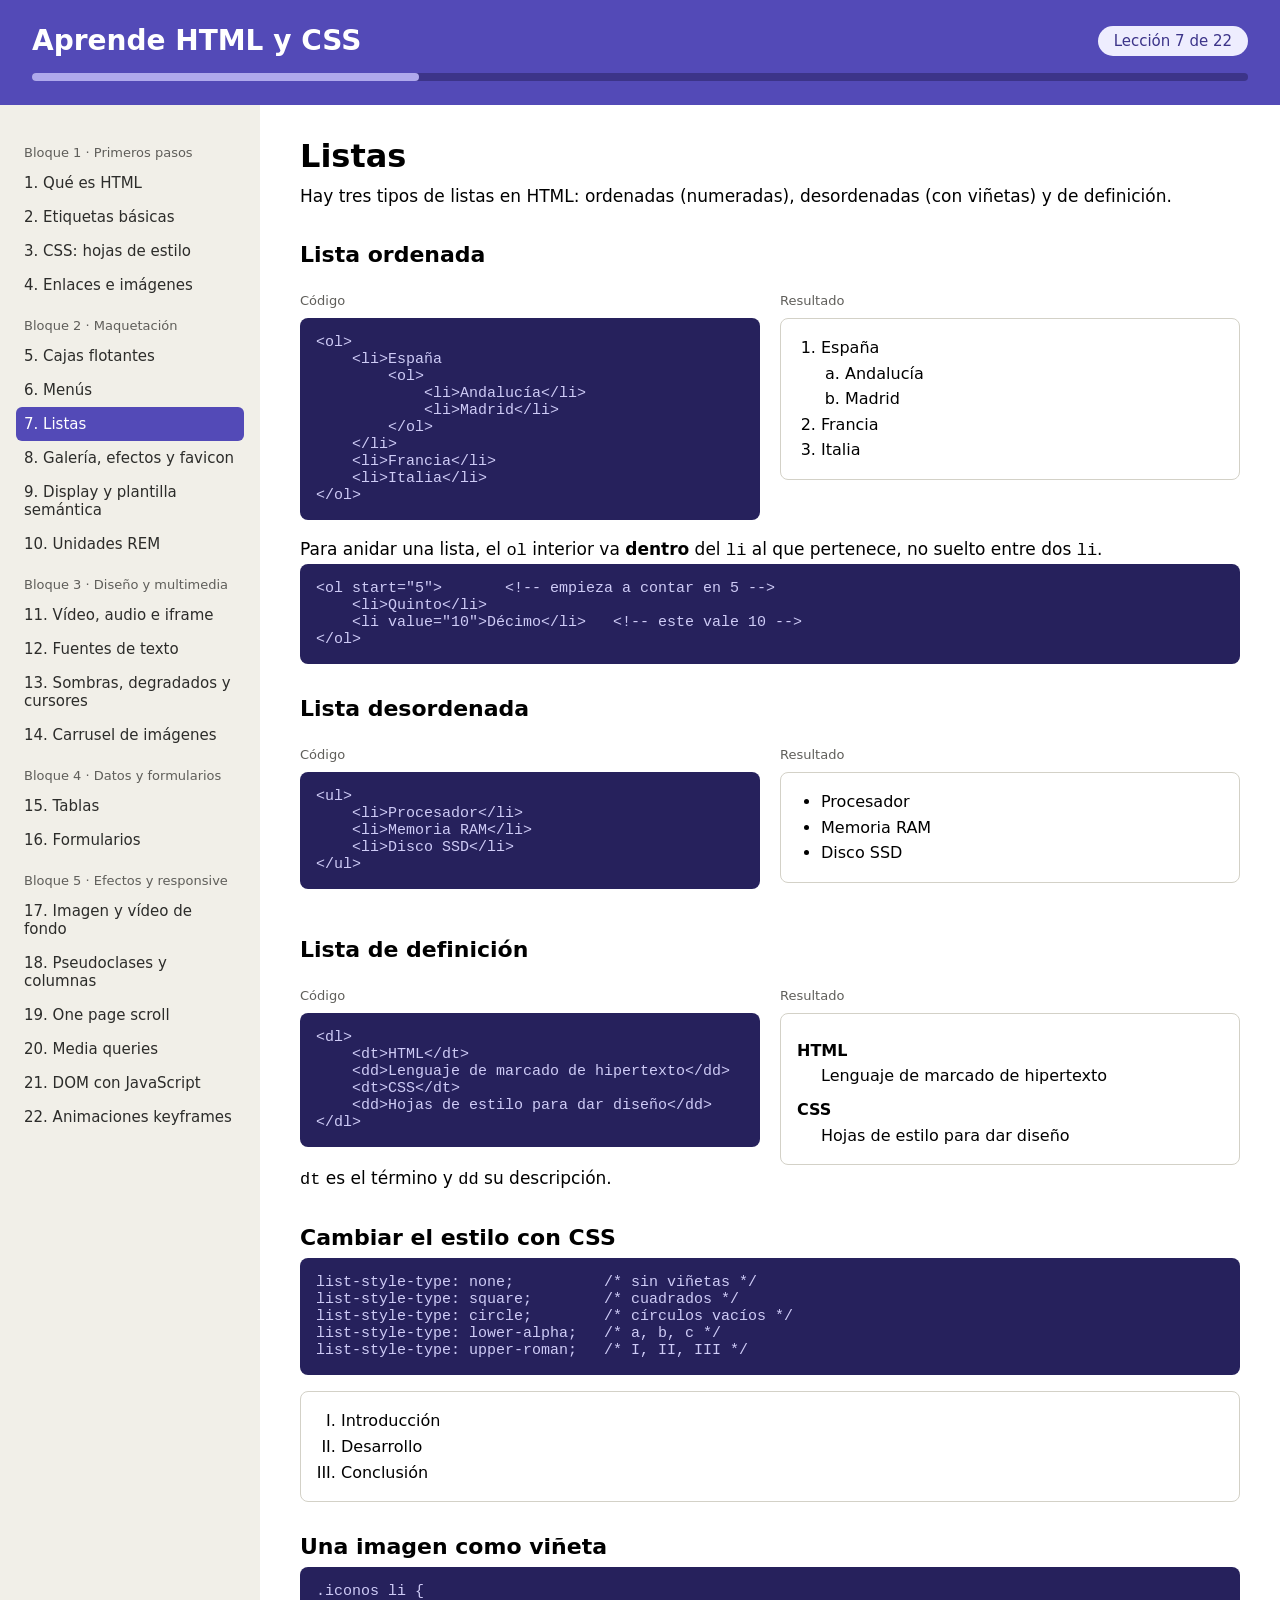
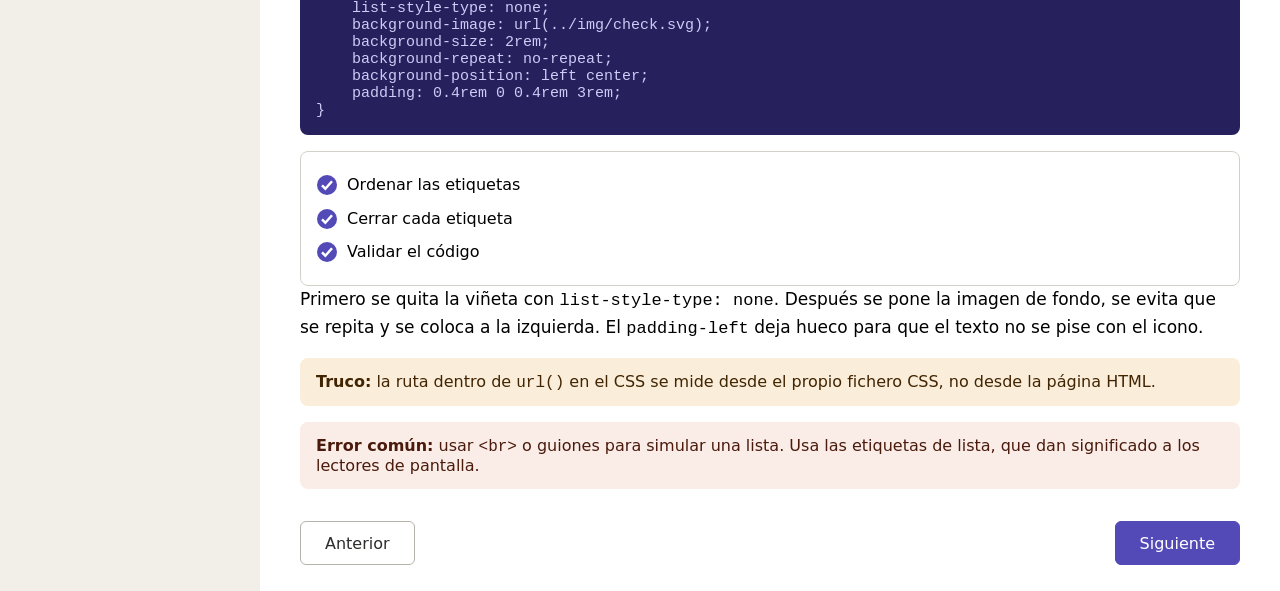
<file: lecciones/07-listas.html>
<!DOCTYPE html>
<html lang="es">
<head>
    <meta charset="UTF-8">
    <meta name="viewport" content="width=device-width, initial-scale=1.0"> 
    <title>Listas</title>
    <link rel="stylesheet" href="../css/estilos.css"> <!--Esta página está un nivel más abajo dentro de la carpeta "lecciones" asi que para que se enlacen los estilos ponemos al principio ../-->
    <link rel="icon" href="../img/favicon.svg" type="image/svg+xml">
    <script defer src="../js/main.js"></script>
</head>
<body data-leccion="7">

    <header class="cabecera"> 
        <div class="fila">
            <h1>Aprende HTML y CSS</h1>
            <span class="etiqueta">Lección 7 de 22</span>
        </div>
        <div class="progreso">
            <div class="barra"></div>
        </div>
    </header>

    <div class="contenedor">
        <nav class="menu" aria-label="Lecciones"> <!--<nav> es la etiqueta semántica para la navegación. aria-label ayuda a los lectores de pantalla a saber de qué menú se trata-->
            <h2>Bloque 1 · Primeros pasos</h2>
            <ul> <!--Los enlaces van dentro de una lista ul > li > a. Es la estructura estándar de un menú-->
                <li><a href="../index.html">1. Qué es HTML</a></li>
                <li><a href="02-etiquetas-basicas.html">2. Etiquetas básicas</a></li>
                <li><a href="03-css-hojas-de-estilo.html">3. CSS: hojas de estilo</a></li>
                <li><a href="04-enlaces-imagenes.html">4. Enlaces e imágenes</a></li>
            </ul>
            <h2>Bloque 2 · Maquetación</h2>
            <ul>
                <li><a href="05-cajas-flotantes.html">5. Cajas flotantes</a></li>
                <li><a href="06-menus.html">6. Menús</a></li>
                <li><a href="07-listas.html">7. Listas</a></li>
                <li><a href="08-galeria-efectos.html">8. Galería, efectos y favicon</a></li>
                <li><a href="09-display-plantilla.html">9. Display y plantilla semántica</a></li>
                <li><a href="#">10. Unidades REM</a></li>
            </ul>
            <h2>Bloque 3 · Diseño y multimedia</h2>
            <ul>
                <li><a href="#">11. Vídeo, audio e iframe</a></li>
                <li><a href="#">12. Fuentes de texto</a></li>
                <li><a href="#">13. Sombras, degradados y cursores</a></li>
                <li><a href="#">14. Carrusel de imágenes</a></li>
            </ul>
            <h2>Bloque 4 · Datos y formularios</h2>
            <ul>
                <li><a href="#">15. Tablas</a></li>
                <li><a href="#">16. Formularios</a></li>
            </ul>
            <h2>Bloque 5 · Efectos y responsive</h2>
            <ul>
                <li><a href="#">17. Imagen y vídeo de fondo</a></li>
                <li><a href="#">18. Pseudoclases y columnas</a></li>
                <li><a href="#">19. One page scroll</a></li>
                <li><a href="#">20. Media queries</a></li>
                <li><a href="#">21. DOM con JavaScript</a></li>
                <li><a href="#">22. Animaciones keyframes</a></li>
            </ul>
        </nav>

        <main class="contenido">
            <h2>Listas</h2>
            <p>Hay tres tipos de listas en HTML: ordenadas (numeradas), desordenadas (con viñetas) y de definición.</p>

            <h3>Lista ordenada</h3>
            <div class="columnas">
                <div>
                    <p class="rotulo">Código</p>
                    <pre class="codigo"><code>&lt;ol&gt;
    &lt;li&gt;España
        &lt;ol&gt;
            &lt;li&gt;Andalucía&lt;/li&gt;
            &lt;li&gt;Madrid&lt;/li&gt;
        &lt;/ol&gt;
    &lt;/li&gt;
    &lt;li&gt;Francia&lt;/li&gt;
    &lt;li&gt;Italia&lt;/li&gt;
&lt;/ol&gt;</code></pre>
                </div>
                <div>
                    <p class="rotulo">Resultado</p>
                    <div class="resultado">
                        <ol>
                            <li>España
                                <ol>
                                    <li>Andalucía</li>
                                    <li>Madrid</li>
                                </ol>
                            </li>
                            <li>Francia</li>
                            <li>Italia</li>
                        </ol>
                    </div>
                </div>
            </div>
            <p>Para anidar una lista, el <code>ol</code> interior va <strong>dentro</strong> del <code>li</code> al que pertenece, no suelto entre dos <code>li</code>.</p>
            <pre class="codigo"><code>&lt;ol start="5"&gt;       &lt;!-- empieza a contar en 5 --&gt;
    &lt;li&gt;Quinto&lt;/li&gt;
    &lt;li value="10"&gt;Décimo&lt;/li&gt;   &lt;!-- este vale 10 --&gt;
&lt;/ol&gt;</code></pre>

            <h3>Lista desordenada</h3>
            <div class="columnas">
                <div>
                    <p class="rotulo">Código</p>
                    <pre class="codigo"><code>&lt;ul&gt;
    &lt;li&gt;Procesador&lt;/li&gt;
    &lt;li&gt;Memoria RAM&lt;/li&gt;
    &lt;li&gt;Disco SSD&lt;/li&gt;
&lt;/ul&gt;</code></pre>
                </div>
                <div>
                    <p class="rotulo">Resultado</p>
                    <div class="resultado">
                        <ul>
                            <li>Procesador</li>
                            <li>Memoria RAM</li>
                            <li>Disco SSD</li>
                        </ul>
                    </div>
                </div>
            </div>

            <h3>Lista de definición</h3>
            <div class="columnas">
                <div>
                    <p class="rotulo">Código</p>
                    <pre class="codigo"><code>&lt;dl&gt;
    &lt;dt&gt;HTML&lt;/dt&gt;
    &lt;dd&gt;Lenguaje de marcado de hipertexto&lt;/dd&gt;
    &lt;dt&gt;CSS&lt;/dt&gt;
    &lt;dd&gt;Hojas de estilo para dar diseño&lt;/dd&gt;
&lt;/dl&gt;</code></pre>
                </div>
                <div>
                    <p class="rotulo">Resultado</p>
                    <div class="resultado">
                        <dl>
                            <dt>HTML</dt>
                            <dd>Lenguaje de marcado de hipertexto</dd>
                            <dt>CSS</dt>
                            <dd>Hojas de estilo para dar diseño</dd>
                        </dl>
                    </div>
                </div>
            </div>
            <p><code>dt</code> es el término y <code>dd</code> su descripción.</p>

            <h3>Cambiar el estilo con CSS</h3>
            <pre class="codigo"><code>list-style-type: none;          /* sin viñetas */
list-style-type: square;        /* cuadrados */
list-style-type: circle;        /* círculos vacíos */
list-style-type: lower-alpha;   /* a, b, c */
list-style-type: upper-roman;   /* I, II, III */</code></pre>
            <div class="resultado">
                <ol class="romanos">
                    <li>Introducción</li>
                    <li>Desarrollo</li>
                    <li>Conclusión</li>
                </ol>
            </div>

            <h3>Una imagen como viñeta</h3>
            <pre class="codigo"><code>.iconos li {
    list-style-type: none;
    background-image: url(../img/check.svg);
    background-size: 2rem;
    background-repeat: no-repeat;
    background-position: left center;
    padding: 0.4rem 0 0.4rem 3rem;
}</code></pre>
            <div class="resultado">
                <ul class="iconos">
                    <li>Ordenar las etiquetas</li>
                    <li>Cerrar cada etiqueta</li>
                    <li>Validar el código</li>
                </ul>
            </div>
            <p>Primero se quita la viñeta con <code>list-style-type: none</code>. Después se pone la imagen de fondo, se evita que se repita y se coloca a la izquierda. El <code>padding-left</code> deja hueco para que el texto no se pise con el icono.</p>

            <div class="aviso truco">
                <strong>Truco:</strong> la ruta dentro de <code>url()</code> en el CSS se mide desde el propio fichero CSS, no desde la página HTML.
            </div>
            <div class="aviso error">
                <strong>Error común:</strong> usar <code>&lt;br&gt;</code> o guiones para simular una lista. Usa las etiquetas de lista, que dan significado a los lectores de pantalla.
            </div>

            <div class="paginacion">
                <a href="06-menus.html" class="boton">Anterior</a>
                <a href="08-galeria-efectos.html" class="boton primario">Siguiente</a>
            </div>
        </main>
    </div>

</body>
</html>
</file>
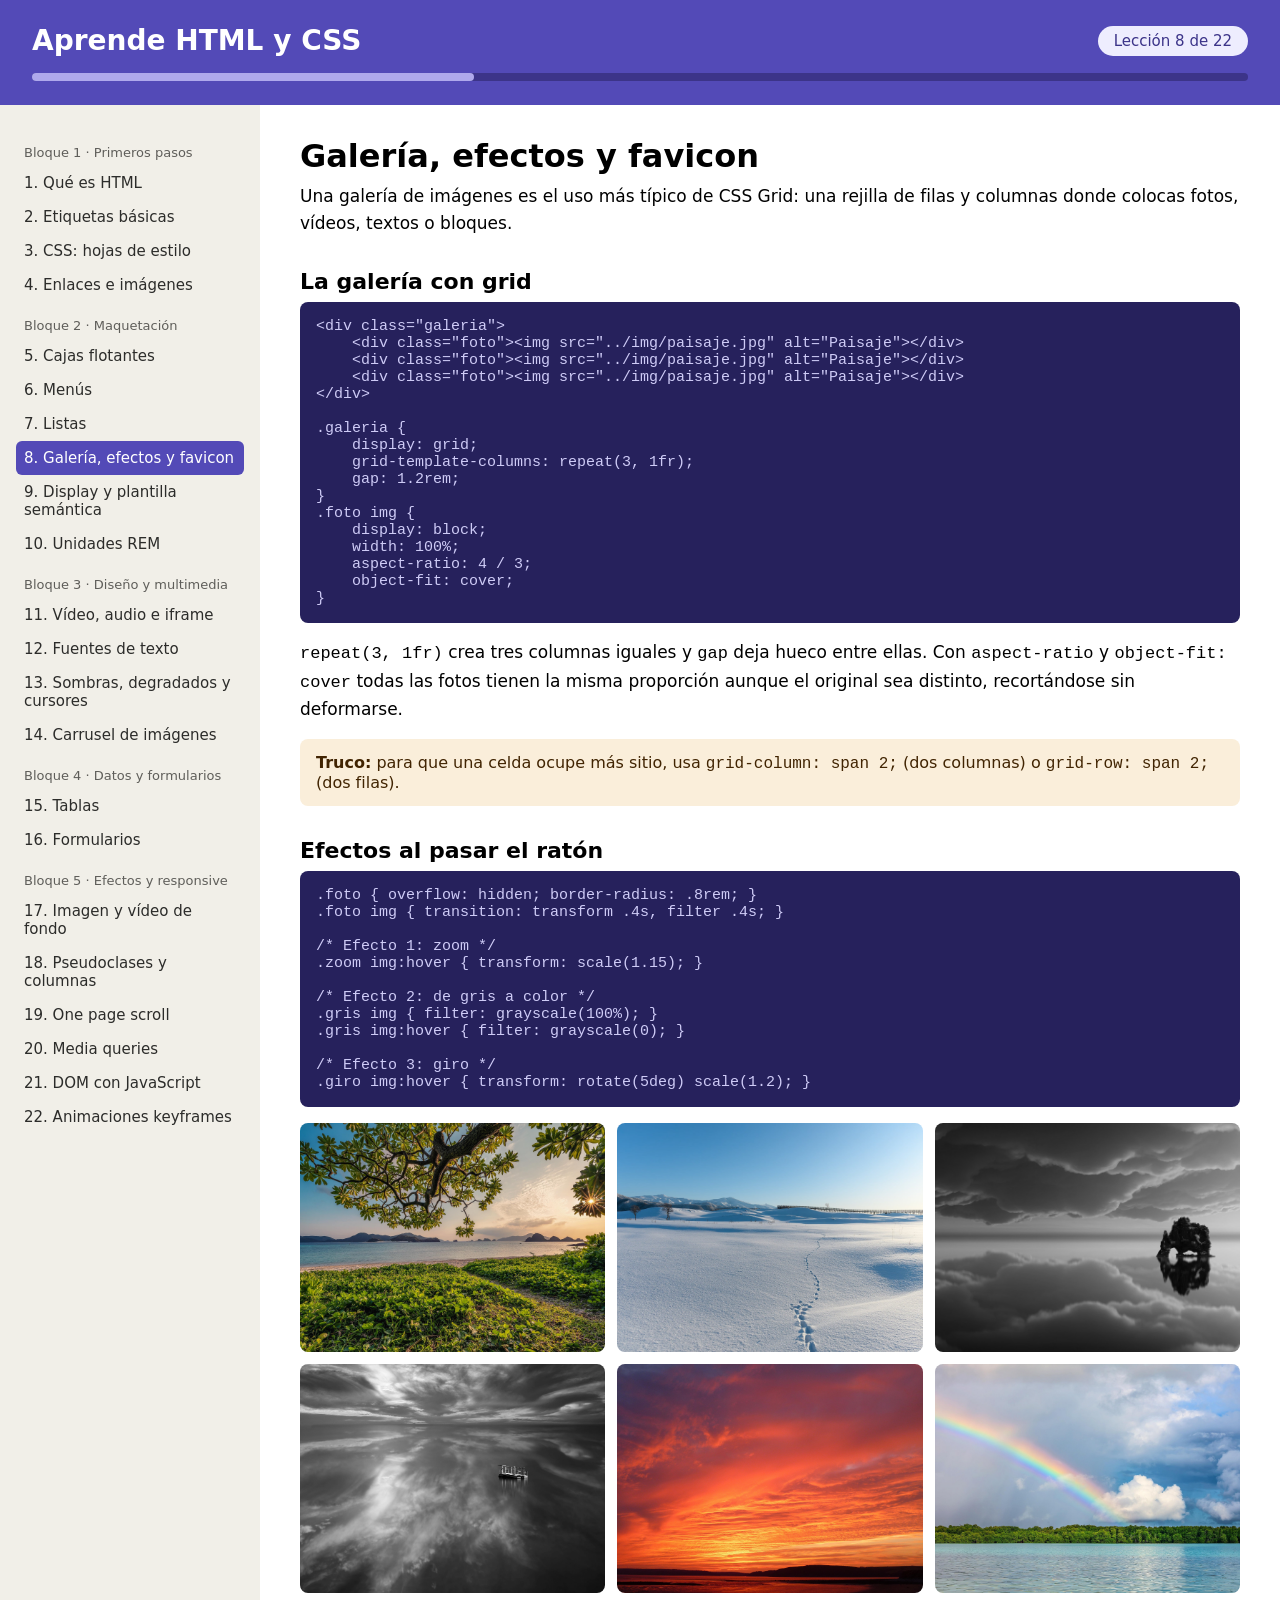
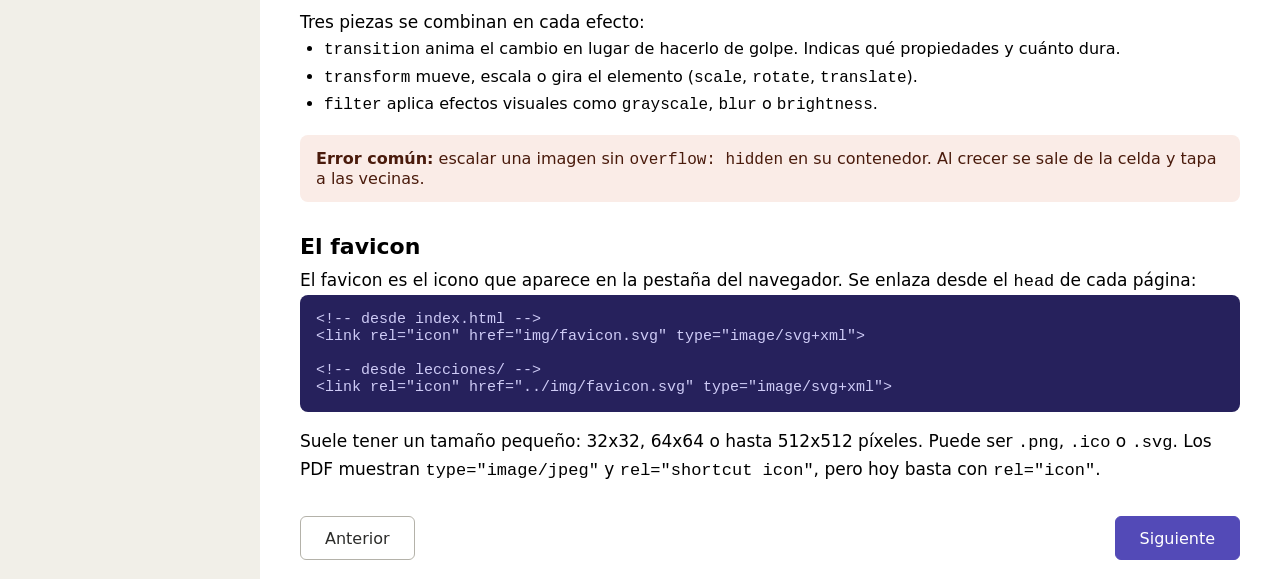
<file: lecciones/08-galeria-efectos.html>
<!DOCTYPE html>
<html lang="es">
<head>
    <meta charset="UTF-8">
    <meta name="viewport" content="width=device-width, initial-scale=1.0"> 
    <title>Galería, efectos y favicon</title>
    <link rel="stylesheet" href="../css/estilos.css"> <!--Esta página está un nivel más abajo dentro de la carpeta "lecciones" asi que para que se enlacen los estilos ponemos al principio ../-->
    <link rel="icon" href="../img/favicon.svg" type="image/svg+xml">
    <script defer src="../js/main.js"></script>
</head>
<body data-leccion="8">

    <header class="cabecera"> 
        <div class="fila">
            <h1>Aprende HTML y CSS</h1>
            <span class="etiqueta">Lección 8 de 22</span>
        </div>
        <div class="progreso">
            <div class="barra"></div>
        </div>
    </header>

    <div class="contenedor">
        <nav class="menu" aria-label="Lecciones"> <!--<nav> es la etiqueta semántica para la navegación. aria-label ayuda a los lectores de pantalla a saber de qué menú se trata-->
            <h2>Bloque 1 · Primeros pasos</h2>
            <ul> <!--Los enlaces van dentro de una lista ul > li > a. Es la estructura estándar de un menú-->
                <li><a href="../index.html">1. Qué es HTML</a></li>
                <li><a href="02-etiquetas-basicas.html">2. Etiquetas básicas</a></li>
                <li><a href="03-css-hojas-de-estilo.html">3. CSS: hojas de estilo</a></li>
                <li><a href="04-enlaces-imagenes.html">4. Enlaces e imágenes</a></li>
            </ul>
            <h2>Bloque 2 · Maquetación</h2>
            <ul>
                <li><a href="05-cajas-flotantes.html">5. Cajas flotantes</a></li>
                <li><a href="06-menus.html">6. Menús</a></li>
                <li><a href="07-listas.html">7. Listas</a></li>
                <li><a href="08-galeria-efectos.html">8. Galería, efectos y favicon</a></li>
                <li><a href="09-display-plantilla.html">9. Display y plantilla semántica</a></li>
                <li><a href="#">10. Unidades REM</a></li>
            </ul>
            <h2>Bloque 3 · Diseño y multimedia</h2>
            <ul>
                <li><a href="#">11. Vídeo, audio e iframe</a></li>
                <li><a href="#">12. Fuentes de texto</a></li>
                <li><a href="#">13. Sombras, degradados y cursores</a></li>
                <li><a href="#">14. Carrusel de imágenes</a></li>
            </ul>
            <h2>Bloque 4 · Datos y formularios</h2>
            <ul>
                <li><a href="#">15. Tablas</a></li>
                <li><a href="#">16. Formularios</a></li>
            </ul>
            <h2>Bloque 5 · Efectos y responsive</h2>
            <ul>
                <li><a href="#">17. Imagen y vídeo de fondo</a></li>
                <li><a href="#">18. Pseudoclases y columnas</a></li>
                <li><a href="#">19. One page scroll</a></li>
                <li><a href="#">20. Media queries</a></li>
                <li><a href="#">21. DOM con JavaScript</a></li>
                <li><a href="#">22. Animaciones keyframes</a></li>
            </ul>
        </nav>

        <main class="contenido">
            <h2>Galería, efectos y favicon</h2>
            <p>Una galería de imágenes es el uso más típico de CSS Grid: una rejilla de filas y columnas donde colocas fotos, vídeos, textos o bloques.</p>

            <h3>La galería con grid</h3>
            <pre class="codigo"><code>&lt;div class="galeria"&gt;
    &lt;div class="foto"&gt;&lt;img src="../img/paisaje.jpg" alt="Paisaje"&gt;&lt;/div&gt;
    &lt;div class="foto"&gt;&lt;img src="../img/paisaje.jpg" alt="Paisaje"&gt;&lt;/div&gt;
    &lt;div class="foto"&gt;&lt;img src="../img/paisaje.jpg" alt="Paisaje"&gt;&lt;/div&gt;
&lt;/div&gt;

.galeria {
    display: grid;
    grid-template-columns: repeat(3, 1fr);
    gap: 1.2rem;
}
.foto img {
    display: block;
    width: 100%;
    aspect-ratio: 4 / 3;
    object-fit: cover;
}</code></pre>
            <p><code>repeat(3, 1fr)</code> crea tres columnas iguales y <code>gap</code> deja hueco entre ellas. Con <code>aspect-ratio</code> y <code>object-fit: cover</code> todas las fotos tienen la misma proporción aunque el original sea distinto, recortándose sin deformarse.</p>

            <div class="aviso truco">
                <strong>Truco:</strong> para que una celda ocupe más sitio, usa <code>grid-column: span 2;</code> (dos columnas) o <code>grid-row: span 2;</code> (dos filas).
            </div>

            <h3>Efectos al pasar el ratón</h3>
            <pre class="codigo"><code>.foto { overflow: hidden; border-radius: .8rem; }
.foto img { transition: transform .4s, filter .4s; }

/* Efecto 1: zoom */
.zoom img:hover { transform: scale(1.15); }

/* Efecto 2: de gris a color */
.gris img { filter: grayscale(100%); }
.gris img:hover { filter: grayscale(0); }

/* Efecto 3: giro */
.giro img:hover { transform: rotate(5deg) scale(1.2); }</code></pre>

            <div class="galeria">
                <div class="foto zoom"><img src="../img/paisaje.jpg" alt="Paisaje con efecto zoom"></div>
                <div class="foto zoom"><img src="../img/paisaje1.jpg" alt="Paisaje con efecto zoom"></div>
                <div class="foto gris"><img src="../img/paisaje2.jpg" alt="Paisaje con efecto de gris a color"></div>
                <div class="foto gris"><img src="../img/paisaje3.jpg" alt="Paisaje con efecto de gris a color"></div>
                <div class="foto giro"><img src="../img/paisaje4.jpg" alt="Paisaje con efecto de giro"></div>
                <div class="foto giro"><img src="../img/paisaje5.jpg" alt="Paisaje con efecto de giro"></div>
            </div>

            <p>Tres piezas se combinan en cada efecto:</p>
            <ul>
                <li><code>transition</code> anima el cambio en lugar de hacerlo de golpe. Indicas qué propiedades y cuánto dura.</li>
                <li><code>transform</code> mueve, escala o gira el elemento (<code>scale</code>, <code>rotate</code>, <code>translate</code>).</li>
                <li><code>filter</code> aplica efectos visuales como <code>grayscale</code>, <code>blur</code> o <code>brightness</code>.</li>
            </ul>

            <div class="aviso error">
                <strong>Error común:</strong> escalar una imagen sin <code>overflow: hidden</code> en su contenedor. Al crecer se sale de la celda y tapa a las vecinas.
            </div>

            <h3>El favicon</h3>
            <p>El favicon es el icono que aparece en la pestaña del navegador. Se enlaza desde el <code>head</code> de cada página:</p>
            <pre class="codigo"><code>&lt;!-- desde index.html --&gt;
&lt;link rel="icon" href="img/favicon.svg" type="image/svg+xml"&gt;

&lt;!-- desde lecciones/ --&gt;
&lt;link rel="icon" href="../img/favicon.svg" type="image/svg+xml"&gt;</code></pre>
            <p>Suele tener un tamaño pequeño: 32x32, 64x64 o hasta 512x512 píxeles. Puede ser <code>.png</code>, <code>.ico</code> o <code>.svg</code>. Los PDF muestran <code>type="image/jpeg"</code> y <code>rel="shortcut icon"</code>, pero hoy basta con <code>rel="icon"</code>.</p>

            <div class="paginacion">
                <a href="07-listas.html" class="boton">Anterior</a>
                <a href="09-display-plantilla.html" class="boton primario">Siguiente</a>
            </div>
        </main>
    </div>

</body>
</html>
</file>
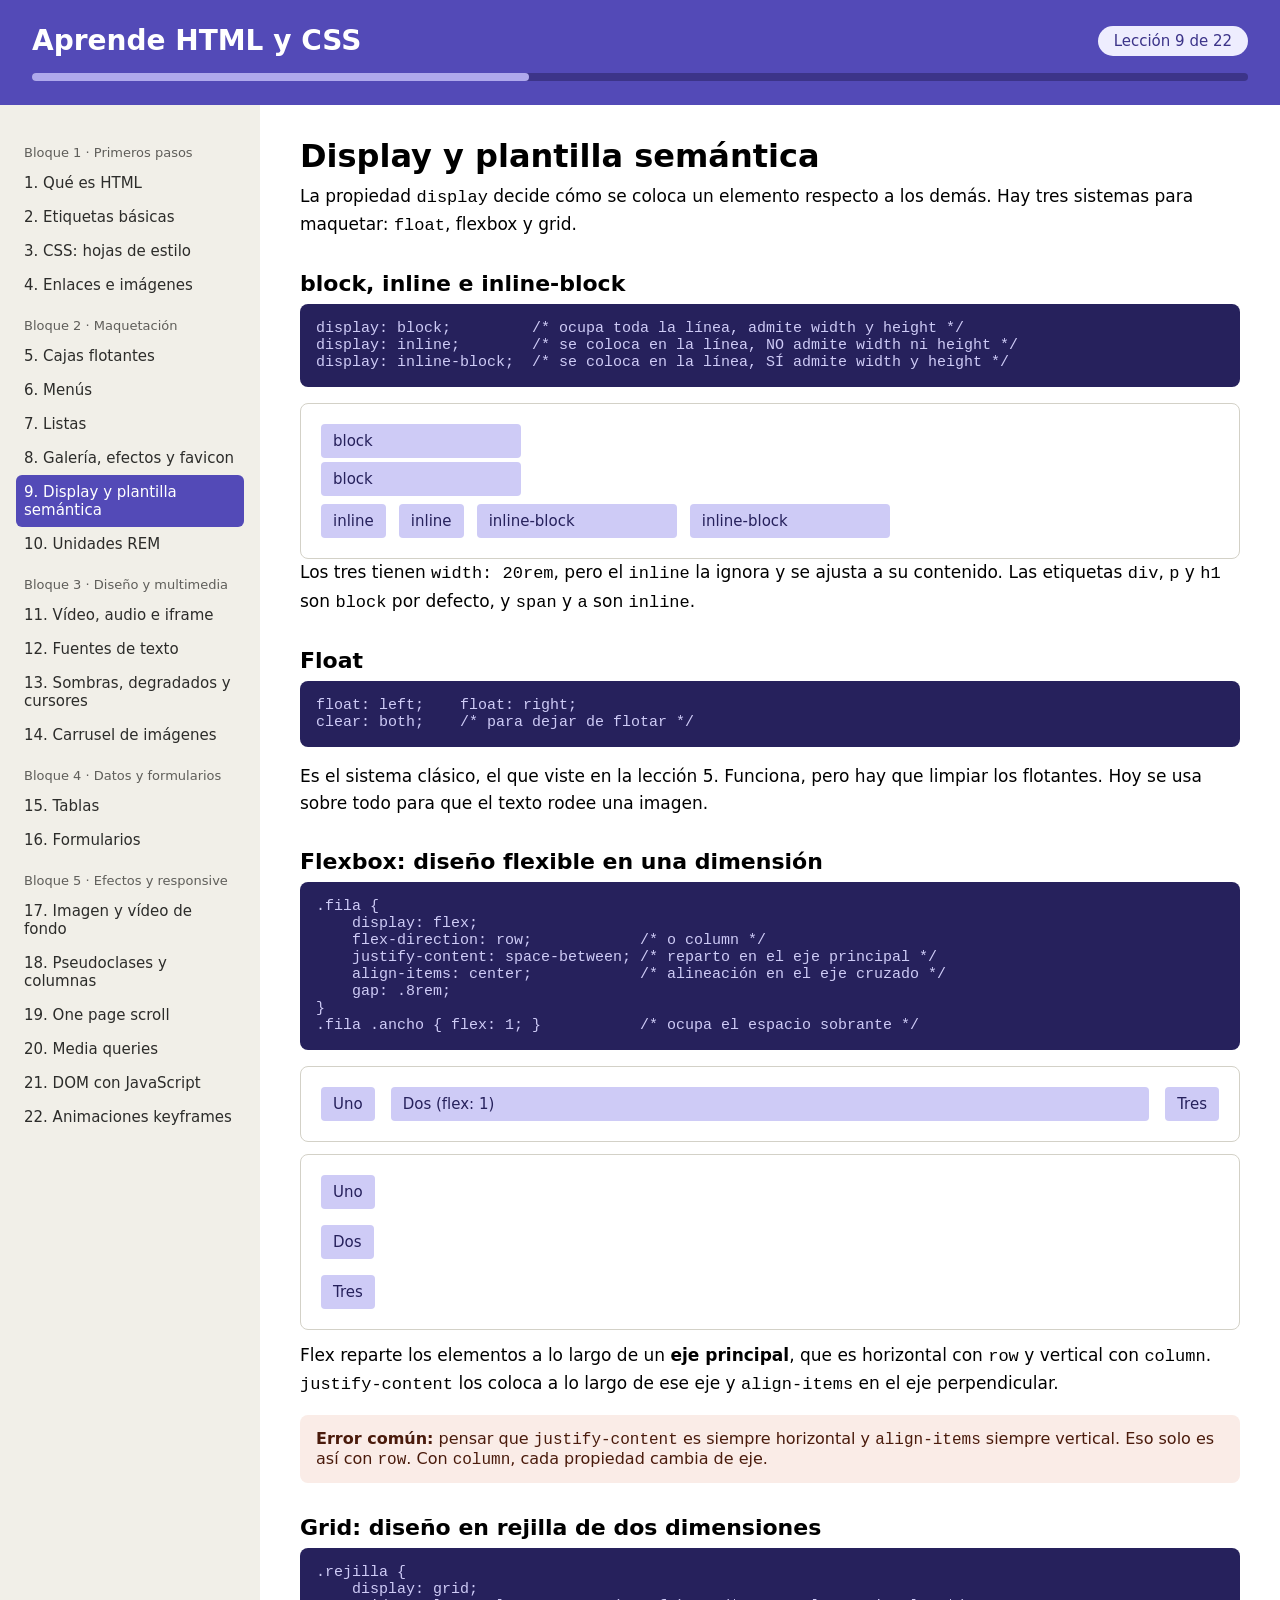
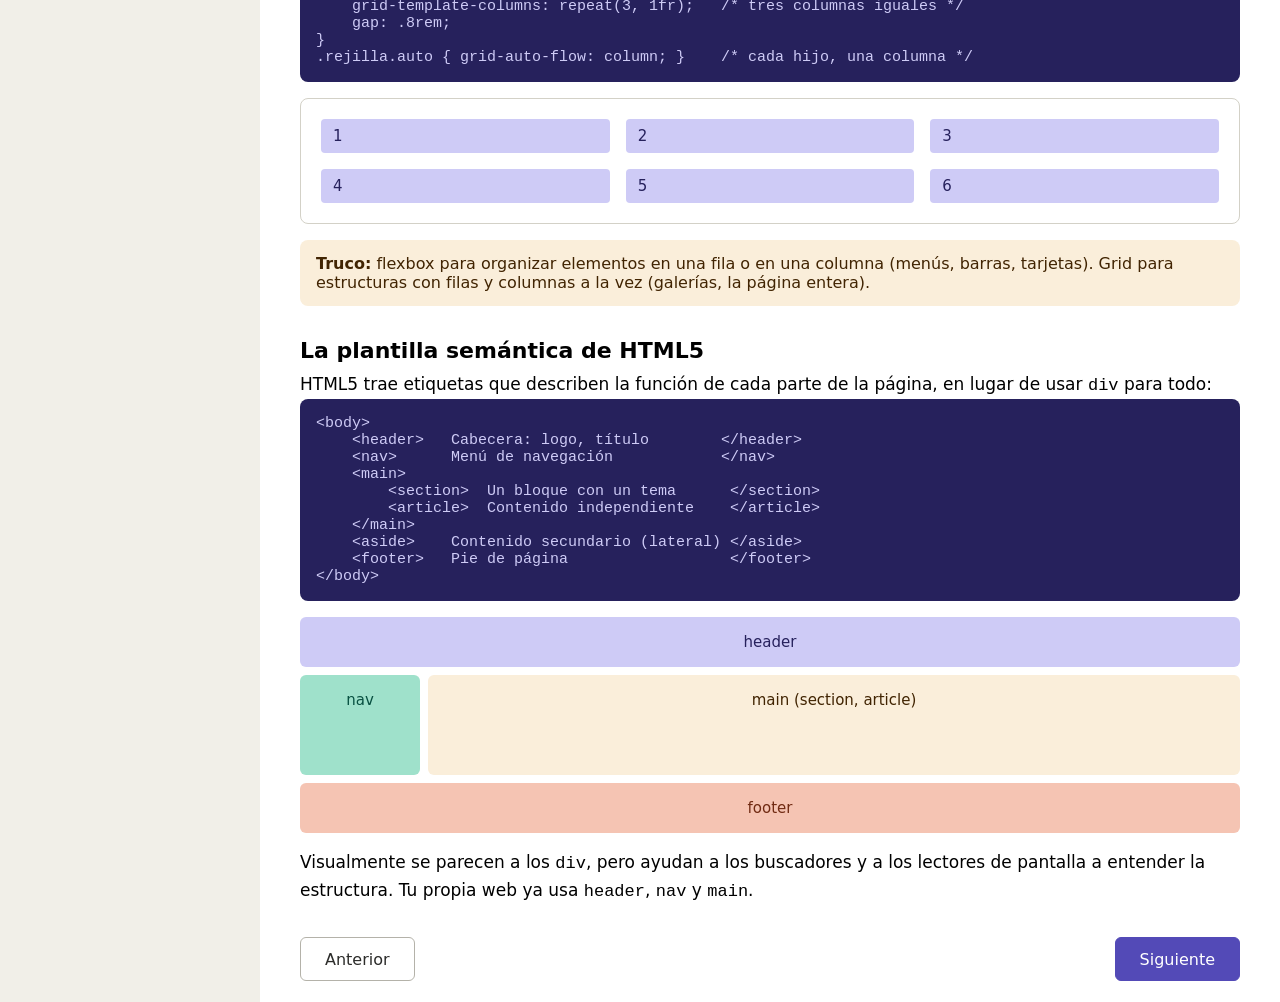
<file: lecciones/09-display-plantilla.html>
<!DOCTYPE html>
<html lang="es">
<head>
    <meta charset="UTF-8">
    <meta name="viewport" content="width=device-width, initial-scale=1.0"> 
    <title>Display y plantilla semántica</title>
    <link rel="stylesheet" href="../css/estilos.css"> <!--Esta página está un nivel más abajo dentro de la carpeta "lecciones" asi que para que se enlacen los estilos ponemos al principio ../-->
    <link rel="icon" href="../img/favicon.svg" type="image/svg+xml">
    <script defer src="../js/main.js"></script>
</head>
<body data-leccion="9">

    <header class="cabecera"> 
        <div class="fila">
            <h1>Aprende HTML y CSS</h1>
            <span class="etiqueta">Lección 9 de 22</span>
        </div>
        <div class="progreso">
            <div class="barra"></div>
        </div>
    </header>

    <div class="contenedor">
        <nav class="menu" aria-label="Lecciones"> <!--<nav> es la etiqueta semántica para la navegación. aria-label ayuda a los lectores de pantalla a saber de qué menú se trata-->
            <h2>Bloque 1 · Primeros pasos</h2>
            <ul> <!--Los enlaces van dentro de una lista ul > li > a. Es la estructura estándar de un menú-->
                <li><a href="../index.html">1. Qué es HTML</a></li>
                <li><a href="02-etiquetas-basicas.html">2. Etiquetas básicas</a></li>
                <li><a href="03-css-hojas-de-estilo.html">3. CSS: hojas de estilo</a></li>
                <li><a href="04-enlaces-imagenes.html">4. Enlaces e imágenes</a></li>
            </ul>
            <h2>Bloque 2 · Maquetación</h2>
            <ul>
                <li><a href="05-cajas-flotantes.html">5. Cajas flotantes</a></li>
                <li><a href="06-menus.html">6. Menús</a></li>
                <li><a href="07-listas.html">7. Listas</a></li>
                <li><a href="08-galeria-efectos.html">8. Galería, efectos y favicon</a></li>
                <li><a href="09-display-plantilla.html">9. Display y plantilla semántica</a></li>
                <li><a href="#">10. Unidades REM</a></li>
            </ul>
            <h2>Bloque 3 · Diseño y multimedia</h2>
            <ul>
                <li><a href="#">11. Vídeo, audio e iframe</a></li>
                <li><a href="#">12. Fuentes de texto</a></li>
                <li><a href="#">13. Sombras, degradados y cursores</a></li>
                <li><a href="#">14. Carrusel de imágenes</a></li>
            </ul>
            <h2>Bloque 4 · Datos y formularios</h2>
            <ul>
                <li><a href="#">15. Tablas</a></li>
                <li><a href="#">16. Formularios</a></li>
            </ul>
            <h2>Bloque 5 · Efectos y responsive</h2>
            <ul>
                <li><a href="#">17. Imagen y vídeo de fondo</a></li>
                <li><a href="#">18. Pseudoclases y columnas</a></li>
                <li><a href="#">19. One page scroll</a></li>
                <li><a href="#">20. Media queries</a></li>
                <li><a href="#">21. DOM con JavaScript</a></li>
                <li><a href="#">22. Animaciones keyframes</a></li>
            </ul>
        </nav>

        <main class="contenido">
            <h2>Display y plantilla semántica</h2>
            <p>La propiedad <code>display</code> decide cómo se coloca un elemento respecto a los demás. Hay tres sistemas para maquetar: <code>float</code>, flexbox y grid.</p>

            <h3>block, inline e inline-block</h3>
            <pre class="codigo"><code>display: block;         /* ocupa toda la línea, admite width y height */
display: inline;        /* se coloca en la línea, NO admite width ni height */
display: inline-block;  /* se coloca en la línea, SÍ admite width y height */</code></pre>
            <div class="resultado">
                <span class="d-caja d-block">block</span>
                <span class="d-caja d-block">block</span>
                <span class="d-caja d-inline">inline</span>
                <span class="d-caja d-inline">inline</span>
                <span class="d-caja d-inline-block">inline-block</span>
                <span class="d-caja d-inline-block">inline-block</span>
            </div>
            <p>Los tres tienen <code>width: 20rem</code>, pero el <code>inline</code> la ignora y se ajusta a su contenido. Las etiquetas <code>div</code>, <code>p</code> y <code>h1</code> son <code>block</code> por defecto, y <code>span</code> y <code>a</code> son <code>inline</code>.</p>

            <h3>Float</h3>
            <pre class="codigo"><code>float: left;    float: right;
clear: both;    /* para dejar de flotar */</code></pre>
            <p>Es el sistema clásico, el que viste en la lección 5. Funciona, pero hay que limpiar los flotantes. Hoy se usa sobre todo para que el texto rodee una imagen.</p>

            <h3>Flexbox: diseño flexible en una dimensión</h3>
            <pre class="codigo"><code>.fila {
    display: flex;
    flex-direction: row;            /* o column */
    justify-content: space-between; /* reparto en el eje principal */
    align-items: center;            /* alineación en el eje cruzado */
    gap: .8rem;
}
.fila .ancho { flex: 1; }           /* ocupa el espacio sobrante */</code></pre>
            <div class="resultado d-flex">
                <span class="d-caja">Uno</span>
                <span class="d-caja d-ancho">Dos (flex: 1)</span>
                <span class="d-caja">Tres</span>
            </div>
            <div class="resultado d-flex d-flex-col">
                <span class="d-caja">Uno</span>
                <span class="d-caja">Dos</span>
                <span class="d-caja">Tres</span>
            </div>
            <p>Flex reparte los elementos a lo largo de un <strong>eje principal</strong>, que es horizontal con <code>row</code> y vertical con <code>column</code>. <code>justify-content</code> los coloca a lo largo de ese eje y <code>align-items</code> en el eje perpendicular.</p>

            <div class="aviso error">
                <strong>Error común:</strong> pensar que <code>justify-content</code> es siempre horizontal y <code>align-items</code> siempre vertical. Eso solo es así con <code>row</code>. Con <code>column</code>, cada propiedad cambia de eje.
            </div>

            <h3>Grid: diseño en rejilla de dos dimensiones</h3>
            <pre class="codigo"><code>.rejilla {
    display: grid;
    grid-template-columns: repeat(3, 1fr);   /* tres columnas iguales */
    gap: .8rem;
}
.rejilla.auto { grid-auto-flow: column; }    /* cada hijo, una columna */</code></pre>
            <div class="resultado d-grid">
                <span class="d-caja">1</span>
                <span class="d-caja">2</span>
                <span class="d-caja">3</span>
                <span class="d-caja">4</span>
                <span class="d-caja">5</span>
                <span class="d-caja">6</span>
            </div>

            <div class="aviso truco">
                <strong>Truco:</strong> flexbox para organizar elementos en una fila o en una columna (menús, barras, tarjetas). Grid para estructuras con filas y columnas a la vez (galerías, la página entera).
            </div>

            <h3>La plantilla semántica de HTML5</h3>
            <p>HTML5 trae etiquetas que describen la función de cada parte de la página, en lugar de usar <code>div</code> para todo:</p>
            <pre class="codigo"><code>&lt;body&gt;
    &lt;header&gt;   Cabecera: logo, título        &lt;/header&gt;
    &lt;nav&gt;      Menú de navegación            &lt;/nav&gt;
    &lt;main&gt;
        &lt;section&gt;  Un bloque con un tema      &lt;/section&gt;
        &lt;article&gt;  Contenido independiente    &lt;/article&gt;
    &lt;/main&gt;
    &lt;aside&gt;    Contenido secundario (lateral) &lt;/aside&gt;
    &lt;footer&gt;   Pie de página                  &lt;/footer&gt;
&lt;/body&gt;</code></pre>
            <div class="plantilla">
                <div class="p-cab">header</div>
                <div class="p-nav">nav</div>
                <div class="p-main">main (section, article)</div>
                <div class="p-pie">footer</div>
            </div>
            <p>Visualmente se parecen a los <code>div</code>, pero ayudan a los buscadores y a los lectores de pantalla a entender la estructura. Tu propia web ya usa <code>header</code>, <code>nav</code> y <code>main</code>.</p>

            <div class="paginacion">
                <a href="08-galeria-efectos.html" class="boton">Anterior</a>
                <a href="10-unidades-rem.html" class="boton primario">Siguiente</a>
            </div>
        </main>
    </div>

</body>
</html>
</file>
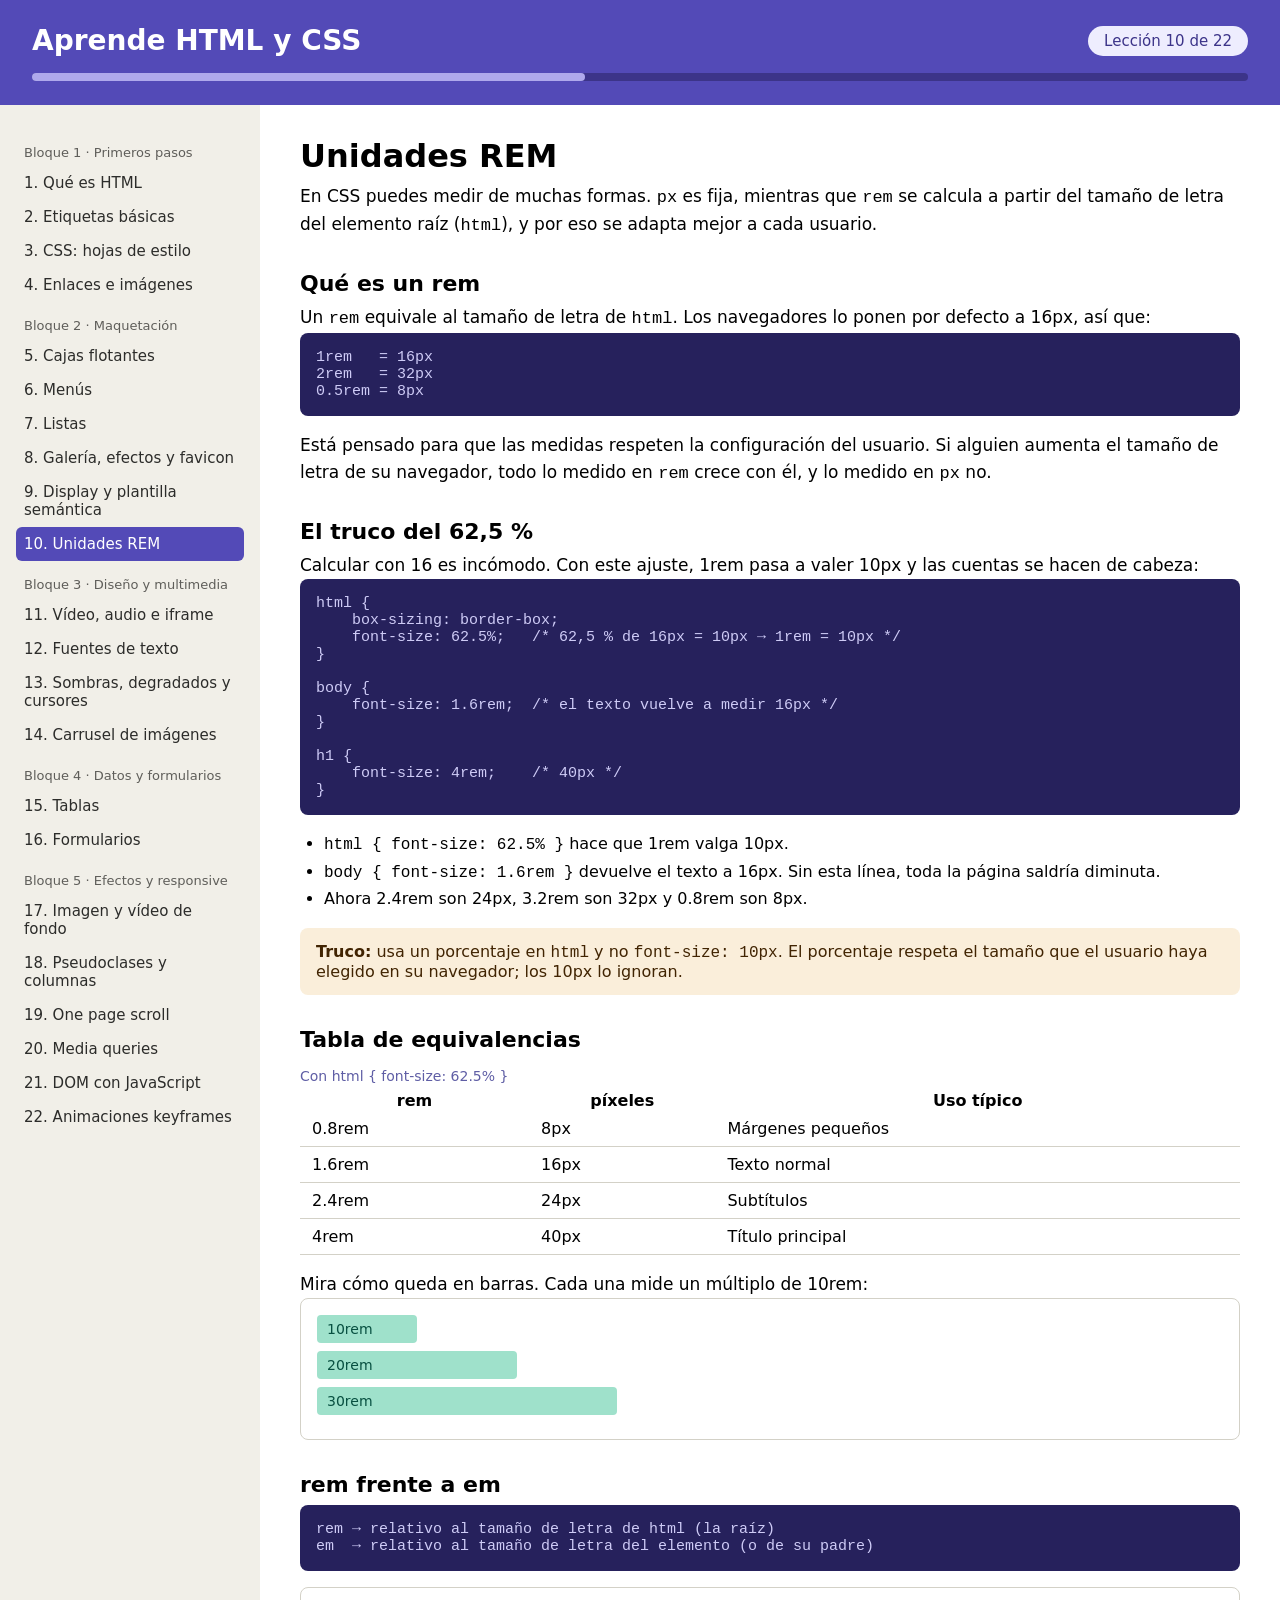
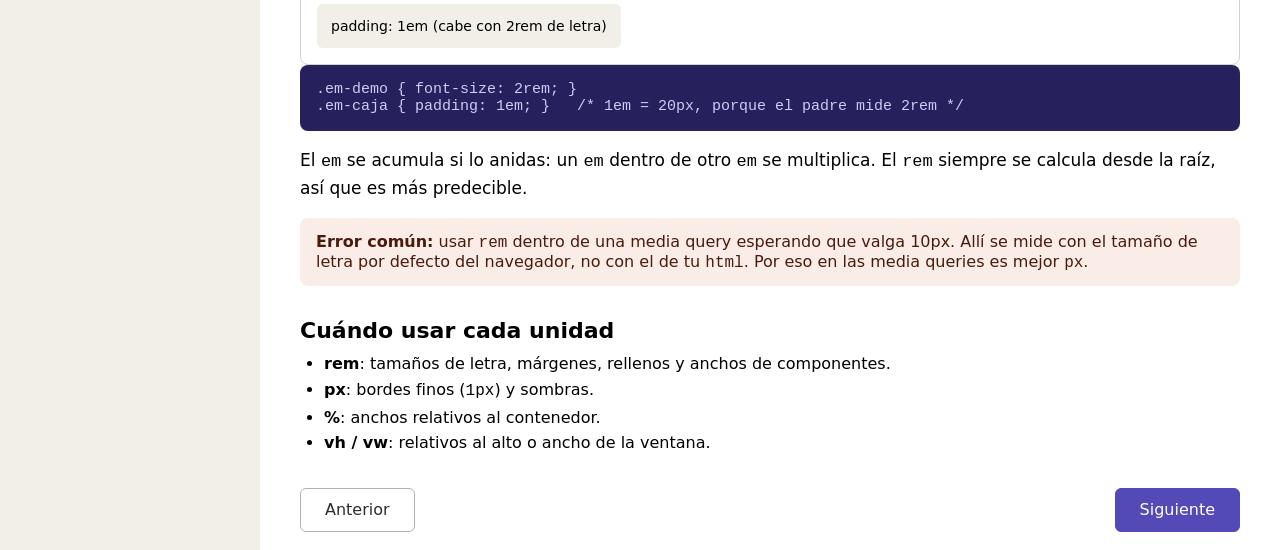
<file: lecciones/10-unidades-rem.html>
<!DOCTYPE html>
<html lang="es">
<head>
    <meta charset="UTF-8">
    <meta name="viewport" content="width=device-width, initial-scale=1.0"> 
    <title>Unidades Rem</title>
    <link rel="stylesheet" href="../css/estilos.css"> <!--Esta página está un nivel más abajo dentro de la carpeta "lecciones" asi que para que se enlacen los estilos ponemos al principio ../-->
    <link rel="icon" href="../img/favicon.svg" type="image/svg+xml">
    <script defer src="../js/main.js"></script>
</head>
<body data-leccion="10">

    <header class="cabecera"> 
        <div class="fila">
            <h1>Aprende HTML y CSS</h1>
            <span class="etiqueta">Lección 10 de 22</span>
        </div>
        <div class="progreso">
            <div class="barra"></div>
        </div>
    </header>

    <div class="contenedor">
        <nav class="menu" aria-label="Lecciones"> <!--<nav> es la etiqueta semántica para la navegación. aria-label ayuda a los lectores de pantalla a saber de qué menú se trata-->
            <h2>Bloque 1 · Primeros pasos</h2>
            <ul> <!--Los enlaces van dentro de una lista ul > li > a. Es la estructura estándar de un menú-->
                <li><a href="../index.html">1. Qué es HTML</a></li>
                <li><a href="02-etiquetas-basicas.html">2. Etiquetas básicas</a></li>
                <li><a href="03-css-hojas-de-estilo.html">3. CSS: hojas de estilo</a></li>
                <li><a href="04-enlaces-imagenes.html">4. Enlaces e imágenes</a></li>
            </ul>
            <h2>Bloque 2 · Maquetación</h2>
            <ul>
                <li><a href="05-cajas-flotantes.html">5. Cajas flotantes</a></li>
                <li><a href="06-menus.html">6. Menús</a></li>
                <li><a href="07-listas.html">7. Listas</a></li>
                <li><a href="08-galeria-efectos.html">8. Galería, efectos y favicon</a></li>
                <li><a href="09-display-plantilla.html">9. Display y plantilla semántica</a></li>
                <li><a href="/lecciones/10-unidades-rem.html">10. Unidades REM</a></li>
            </ul>
            <h2>Bloque 3 · Diseño y multimedia</h2>
            <ul>
                <li><a href="#">11. Vídeo, audio e iframe</a></li>
                <li><a href="#">12. Fuentes de texto</a></li>
                <li><a href="#">13. Sombras, degradados y cursores</a></li>
                <li><a href="#">14. Carrusel de imágenes</a></li>
            </ul>
            <h2>Bloque 4 · Datos y formularios</h2>
            <ul>
                <li><a href="#">15. Tablas</a></li>
                <li><a href="#">16. Formularios</a></li>
            </ul>
            <h2>Bloque 5 · Efectos y responsive</h2>
            <ul>
                <li><a href="#">17. Imagen y vídeo de fondo</a></li>
                <li><a href="#">18. Pseudoclases y columnas</a></li>
                <li><a href="#">19. One page scroll</a></li>
                <li><a href="#">20. Media queries</a></li>
                <li><a href="#">21. DOM con JavaScript</a></li>
                <li><a href="#">22. Animaciones keyframes</a></li>
            </ul>
        </nav>

        <main class="contenido">
            <h2>Unidades REM</h2>
            <p>En CSS puedes medir de muchas formas. <code>px</code> es fija, mientras que <code>rem</code> se calcula a partir del tamaño de letra del elemento raíz (<code>html</code>), y por eso se adapta mejor a cada usuario.</p>

            <h3>Qué es un rem</h3>
            <p>Un <code>rem</code> equivale al tamaño de letra de <code>html</code>. Los navegadores lo ponen por defecto a 16px, así que:</p>
            <pre class="codigo"><code>1rem   = 16px
2rem   = 32px
0.5rem = 8px</code></pre>
            <p>Está pensado para que las medidas respeten la configuración del usuario. Si alguien aumenta el tamaño de letra de su navegador, todo lo medido en <code>rem</code> crece con él, y lo medido en <code>px</code> no.</p>

            <h3>El truco del 62,5 %</h3>
            <p>Calcular con 16 es incómodo. Con este ajuste, 1rem pasa a valer 10px y las cuentas se hacen de cabeza:</p>
            <pre class="codigo"><code>html {
    box-sizing: border-box;
    font-size: 62.5%;   /* 62,5 % de 16px = 10px → 1rem = 10px */
}

body {
    font-size: 1.6rem;  /* el texto vuelve a medir 16px */
}

h1 {
    font-size: 4rem;    /* 40px */
}</code></pre>
            <ul>
                <li><code>html { font-size: 62.5% }</code> hace que 1rem valga 10px.</li>
                <li><code>body { font-size: 1.6rem }</code> devuelve el texto a 16px. Sin esta línea, toda la página saldría diminuta.</li>
                <li>Ahora 2.4rem son 24px, 3.2rem son 32px y 0.8rem son 8px.</li>
            </ul>

            <div class="aviso truco">
                <strong>Truco:</strong> usa un porcentaje en <code>html</code> y no <code>font-size: 10px</code>. El porcentaje respeta el tamaño que el usuario haya elegido en su navegador; los 10px lo ignoran.
            </div>

            <h3>Tabla de equivalencias</h3>
            <table class="tabla-rem">
                <caption>Con html { font-size: 62.5% }</caption>
                <tr><th>rem</th><th>píxeles</th><th>Uso típico</th></tr>
                <tr><td>0.8rem</td><td>8px</td><td>Márgenes pequeños</td></tr>
                <tr><td>1.6rem</td><td>16px</td><td>Texto normal</td></tr>
                <tr><td>2.4rem</td><td>24px</td><td>Subtítulos</td></tr>
                <tr><td>4rem</td><td>40px</td><td>Título principal</td></tr>
            </table>
            <p>Mira cómo queda en barras. Cada una mide un múltiplo de 10rem:</p>
            <div class="resultado">
                <div class="rem-barra" style="width: 10rem">10rem</div>
                <div class="rem-barra" style="width: 20rem">20rem</div>
                <div class="rem-barra" style="width: 30rem">30rem</div>
            </div>

            <h3>rem frente a em</h3>
    <pre class="codigo"><code>rem → relativo al tamaño de letra de html (la raíz)
em  → relativo al tamaño de letra del elemento (o de su padre)</code></pre>
            <div class="resultado">
                <div class="em-demo">
                    <span class="em-caja">padding: 1em (cabe con 2rem de letra)</span>
                </div>
            </div>
            <pre class="codigo"><code>.em-demo { font-size: 2rem; }
.em-caja { padding: 1em; }   /* 1em = 20px, porque el padre mide 2rem */</code></pre>
            <p>El <code>em</code> se acumula si lo anidas: un <code>em</code> dentro de otro <code>em</code> se multiplica. El <code>rem</code> siempre se calcula desde la raíz, así que es más predecible.</p>

            <div class="aviso error">
                <strong>Error común:</strong> usar <code>rem</code> dentro de una media query esperando que valga 10px. Allí se mide con el tamaño de letra por defecto del navegador, no con el de tu <code>html</code>. Por eso en las media queries es mejor <code>px</code>.
            </div>

            <h3>Cuándo usar cada unidad</h3>
            <ul>
                <li><strong>rem</strong>: tamaños de letra, márgenes, rellenos y anchos de componentes.</li>
                <li><strong>px</strong>: bordes finos (<code>1px</code>) y sombras.</li>
                <li><strong>%</strong>: anchos relativos al contenedor.</li>
                <li><strong>vh / vw</strong>: relativos al alto o ancho de la ventana.</li>
            </ul>

            <div class="paginacion">
                <a href="10-unidades-rem.html" class="boton">Anterior</a>
                <a href="11-video-audio.html" class="boton primario">Siguiente</a>
            </div>
        </main>
    </div>

</body>
</html>
</file>
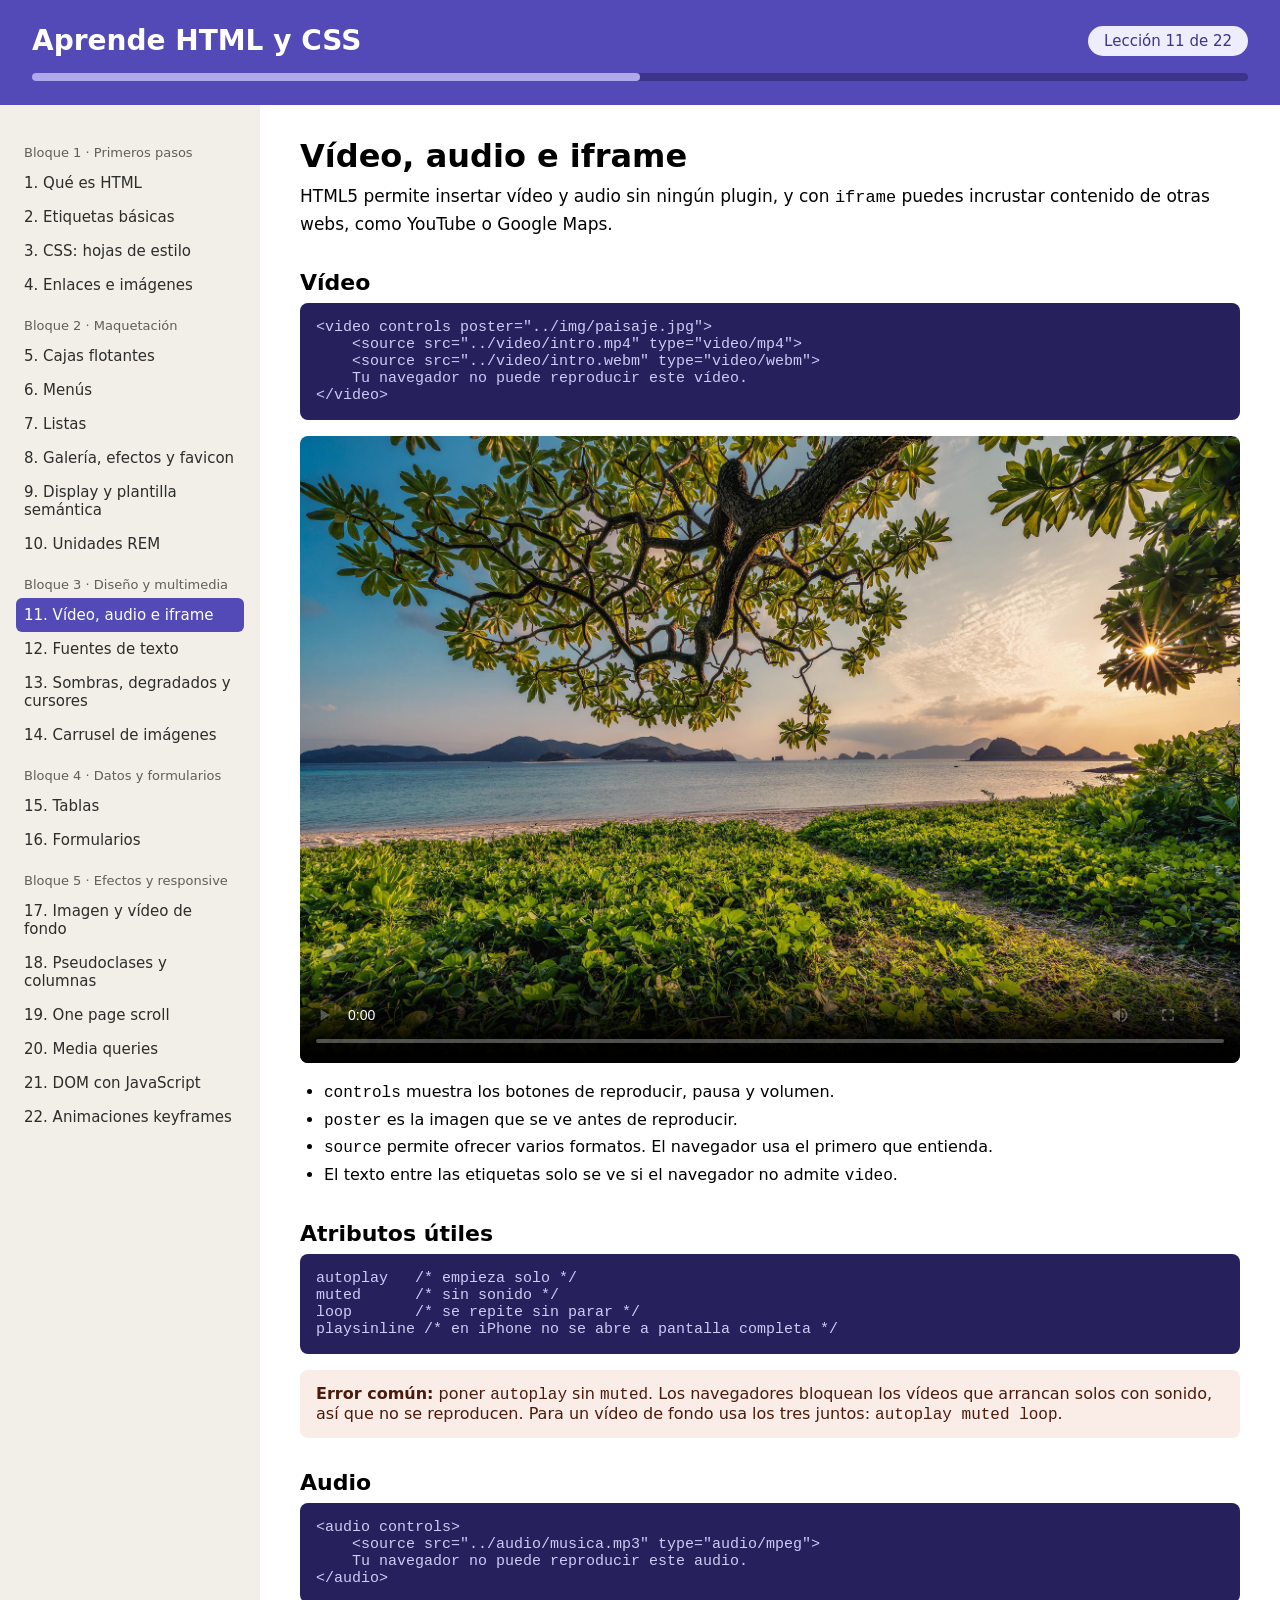
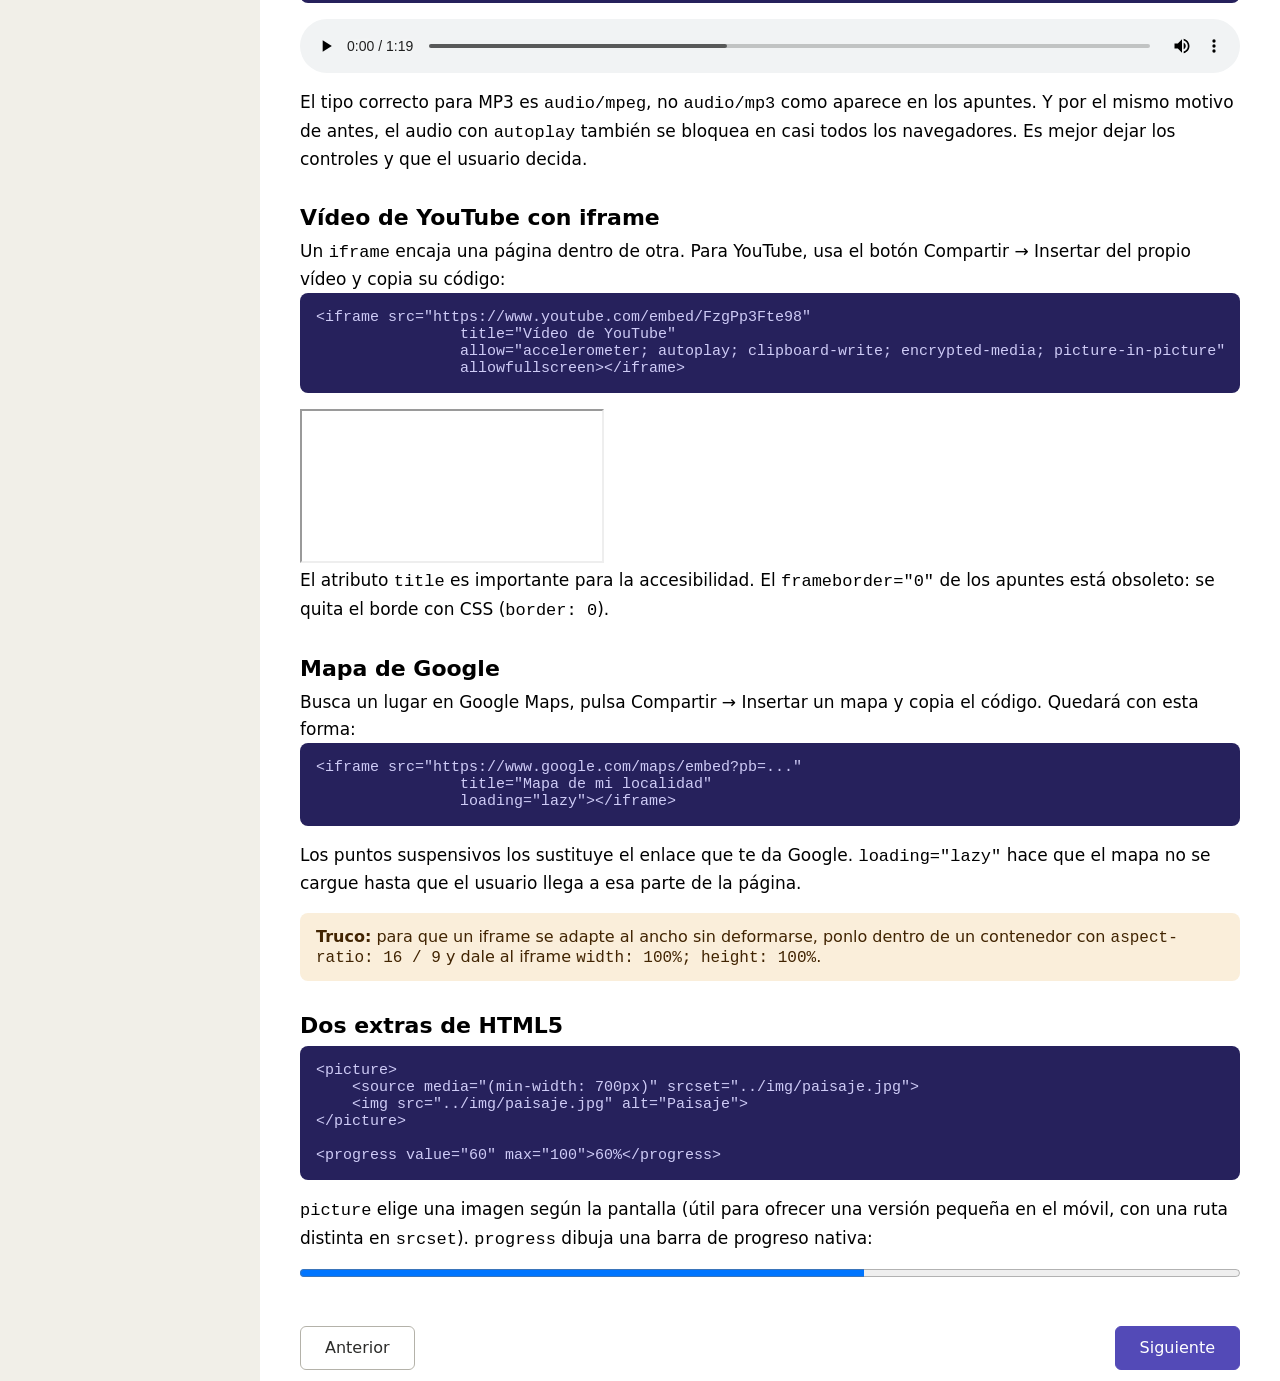
<file: lecciones/11-video-audio.html>
<!DOCTYPE html>
<html lang="es">
<head>
    <meta charset="UTF-8">
    <meta name="viewport" content="width=device-width, initial-scale=1.0"> 
    <title>Vídeo, audio y iframe</title>
    <link rel="stylesheet" href="../css/estilos.css"> <!--Esta página está un nivel más abajo dentro de la carpeta "lecciones" asi que para que se enlacen los estilos ponemos al principio ../-->
    <link rel="icon" href="../img/favicon.svg" type="image/svg+xml">
    <script defer src="../js/main.js"></script>
</head>
<body data-leccion="11">

    <header class="cabecera"> 
        <div class="fila">
            <h1>Aprende HTML y CSS</h1>
            <span class="etiqueta">Lección 11 de 22</span>
        </div>
        <div class="progreso">
            <div class="barra"></div>
        </div>
    </header>

    <div class="contenedor">
        <nav class="menu" aria-label="Lecciones"> <!--<nav> es la etiqueta semántica para la navegación. aria-label ayuda a los lectores de pantalla a saber de qué menú se trata-->
            <h2>Bloque 1 · Primeros pasos</h2>
            <ul> <!--Los enlaces van dentro de una lista ul > li > a. Es la estructura estándar de un menú-->
                <li><a href="../index.html">1. Qué es HTML</a></li>
                <li><a href="02-etiquetas-basicas.html">2. Etiquetas básicas</a></li>
                <li><a href="03-css-hojas-de-estilo.html">3. CSS: hojas de estilo</a></li>
                <li><a href="04-enlaces-imagenes.html">4. Enlaces e imágenes</a></li>
            </ul>
            <h2>Bloque 2 · Maquetación</h2>
            <ul>
                <li><a href="05-cajas-flotantes.html">5. Cajas flotantes</a></li>
                <li><a href="06-menus.html">6. Menús</a></li>
                <li><a href="07-listas.html">7. Listas</a></li>
                <li><a href="08-galeria-efectos.html">8. Galería, efectos y favicon</a></li>
                <li><a href="09-display-plantilla.html">9. Display y plantilla semántica</a></li>
                <li><a href="10-unidades-rem.html">10. Unidades REM</a></li>
            </ul>
            <h2>Bloque 3 · Diseño y multimedia</h2>
            <ul>
                <li><a href="11-video-audio.html">11. Vídeo, audio e iframe</a></li>
                <li><a href="12-fuentes-texto.html">12. Fuentes de texto</a></li>
                <li><a href="#">13. Sombras, degradados y cursores</a></li>
                <li><a href="#">14. Carrusel de imágenes</a></li>
            </ul>
            <h2>Bloque 4 · Datos y formularios</h2>
            <ul>
                <li><a href="#">15. Tablas</a></li>
                <li><a href="#">16. Formularios</a></li>
            </ul>
            <h2>Bloque 5 · Efectos y responsive</h2>
            <ul>
                <li><a href="#">17. Imagen y vídeo de fondo</a></li>
                <li><a href="#">18. Pseudoclases y columnas</a></li>
                <li><a href="#">19. One page scroll</a></li>
                <li><a href="#">20. Media queries</a></li>
                <li><a href="#">21. DOM con JavaScript</a></li>
                <li><a href="#">22. Animaciones keyframes</a></li>
            </ul>
        </nav>

        <main class="contenido">
            <h2>Vídeo, audio e iframe</h2>
            <p>HTML5 permite insertar vídeo y audio sin ningún plugin, y con <code>iframe</code> puedes incrustar contenido de otras webs, como YouTube o Google Maps.</p>

            <h3>Vídeo</h3>
    <pre class="codigo"><code>&lt;video controls poster="../img/paisaje.jpg"&gt;
    &lt;source src="../video/intro.mp4" type="video/mp4"&gt;
    &lt;source src="../video/intro.webm" type="video/webm"&gt;
    Tu navegador no puede reproducir este vídeo.
&lt;/video&gt;</code></pre>
            <video controls poster="../img/paisaje.jpg">
                <source src="../video/intro.mp4" type="video/mp4">
                Tu navegador no puede reproducir este vídeo.
            </video>
            <ul>
                <li><code>controls</code> muestra los botones de reproducir, pausa y volumen.</li>
                <li><code>poster</code> es la imagen que se ve antes de reproducir.</li>
                <li><code>source</code> permite ofrecer varios formatos. El navegador usa el primero que entienda.</li>
                <li>El texto entre las etiquetas solo se ve si el navegador no admite <code>video</code>.</li>
            </ul>

            <h3>Atributos útiles</h3>
            <pre class="codigo"><code>autoplay   /* empieza solo */
muted      /* sin sonido */
loop       /* se repite sin parar */
playsinline /* en iPhone no se abre a pantalla completa */</code></pre>
            <div class="aviso error">
                <strong>Error común:</strong> poner <code>autoplay</code> sin <code>muted</code>. Los navegadores bloquean los vídeos que arrancan solos con sonido, así que no se reproducen. Para un vídeo de fondo usa los tres juntos: <code>autoplay muted loop</code>.
            </div>

            <h3>Audio</h3>
            <pre class="codigo"><code>&lt;audio controls&gt;
    &lt;source src="../audio/musica.mp3" type="audio/mpeg"&gt;
    Tu navegador no puede reproducir este audio.
&lt;/audio&gt;</code></pre>
            <audio controls>
                <source src="../audio/musica.mp3" type="audio/mpeg">
                Tu navegador no puede reproducir este audio.
            </audio>
            <p>El tipo correcto para MP3 es <code>audio/mpeg</code>, no <code>audio/mp3</code> como aparece en los apuntes. Y por el mismo motivo de antes, el audio con <code>autoplay</code> también se bloquea en casi todos los navegadores. Es mejor dejar los controles y que el usuario decida.</p>

            <h3>Vídeo de YouTube con iframe</h3>
            <p>Un <code>iframe</code> encaja una página dentro de otra. Para YouTube, usa el botón Compartir → Insertar del propio vídeo y copia su código:</p>
            <pre class="codigo"><code>&lt;iframe src="https://www.youtube.com/embed/FzgPp3Fte98"
                title="Vídeo de YouTube"
                allow="accelerometer; autoplay; clipboard-write; encrypted-media; picture-in-picture"
                allowfullscreen&gt;&lt;/iframe&gt;</code></pre>
            <div class="video-responsive">
                <iframe src="https://www.youtube.com/embed/FzgPp3Fte98"
                        title="Vídeo de YouTube"
                        allow="accelerometer; autoplay; clipboard-write; encrypted-media; picture-in-picture"
                        allowfullscreen></iframe>
            </div>
            <p>El atributo <code>title</code> es importante para la accesibilidad. El <code>frameborder="0"</code> de los apuntes está obsoleto: se quita el borde con CSS (<code>border: 0</code>).</p>

            <h3>Mapa de Google</h3>
            <p>Busca un lugar en Google Maps, pulsa Compartir → Insertar un mapa y copia el código. Quedará con esta forma:</p>
            <pre class="codigo"><code>&lt;iframe src="https://www.google.com/maps/embed?pb=..."
                title="Mapa de mi localidad"
                loading="lazy"&gt;&lt;/iframe&gt;</code></pre>
            <p>Los puntos suspensivos los sustituye el enlace que te da Google. <code>loading="lazy"</code> hace que el mapa no se cargue hasta que el usuario llega a esa parte de la página.</p>

            <div class="aviso truco">
                <strong>Truco:</strong> para que un iframe se adapte al ancho sin deformarse, ponlo dentro de un contenedor con <code>aspect-ratio: 16 / 9</code> y dale al iframe <code>width: 100%; height: 100%</code>.
            </div>

            <h3>Dos extras de HTML5</h3>
            <pre class="codigo"><code>&lt;picture&gt;
    &lt;source media="(min-width: 700px)" srcset="../img/paisaje.jpg"&gt;
    &lt;img src="../img/paisaje.jpg" alt="Paisaje"&gt;
&lt;/picture&gt;

&lt;progress value="60" max="100"&gt;60%&lt;/progress&gt;</code></pre>
            <p><code>picture</code> elige una imagen según la pantalla (útil para ofrecer una versión pequeña en el móvil, con una ruta distinta en <code>srcset</code>). <code>progress</code> dibuja una barra de progreso nativa:</p>
            <progress value="60" max="100">60%</progress>

            <div class="paginacion">
                <a href="10-unidades-rem.html" class="boton">Anterior</a>
                <a href="12-fuentes-texto.html" class="boton primario">Siguiente</a>
            </div>
        </main>
    </div>

</body>
</html>
</file>
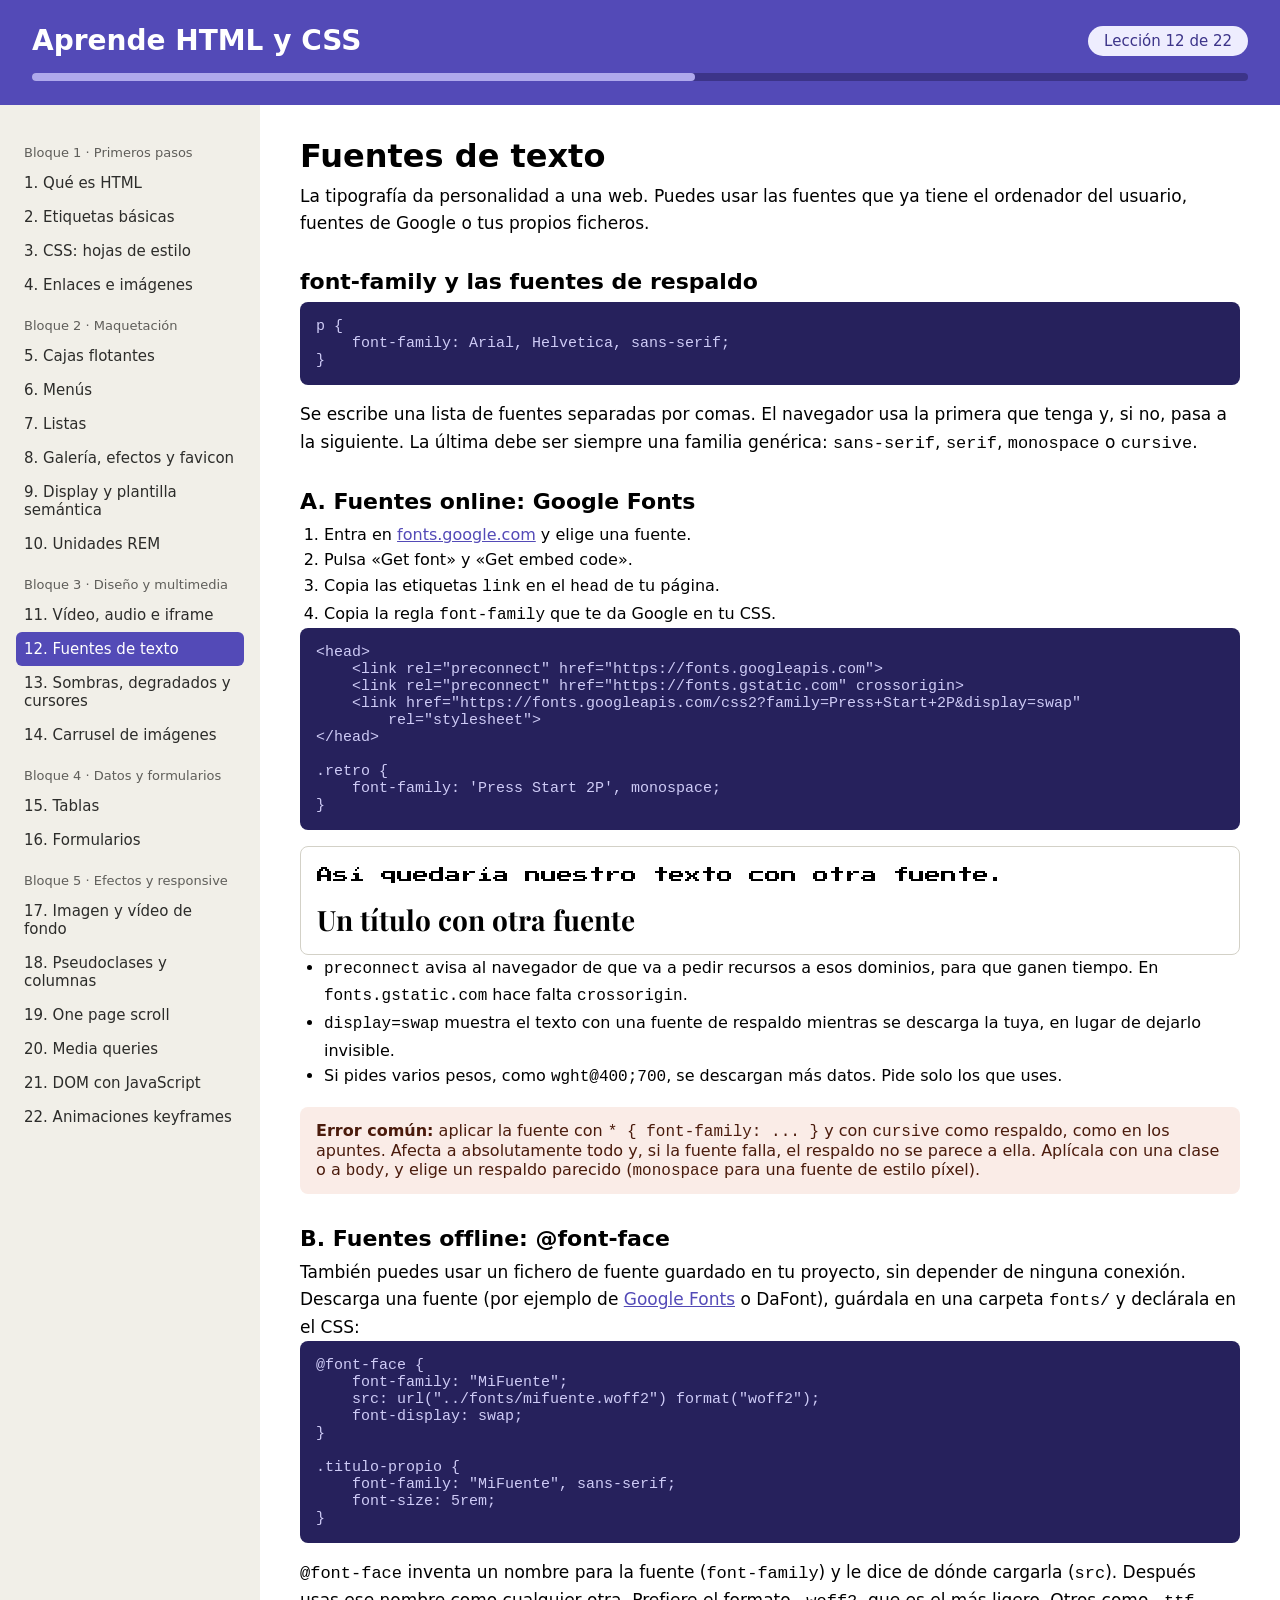
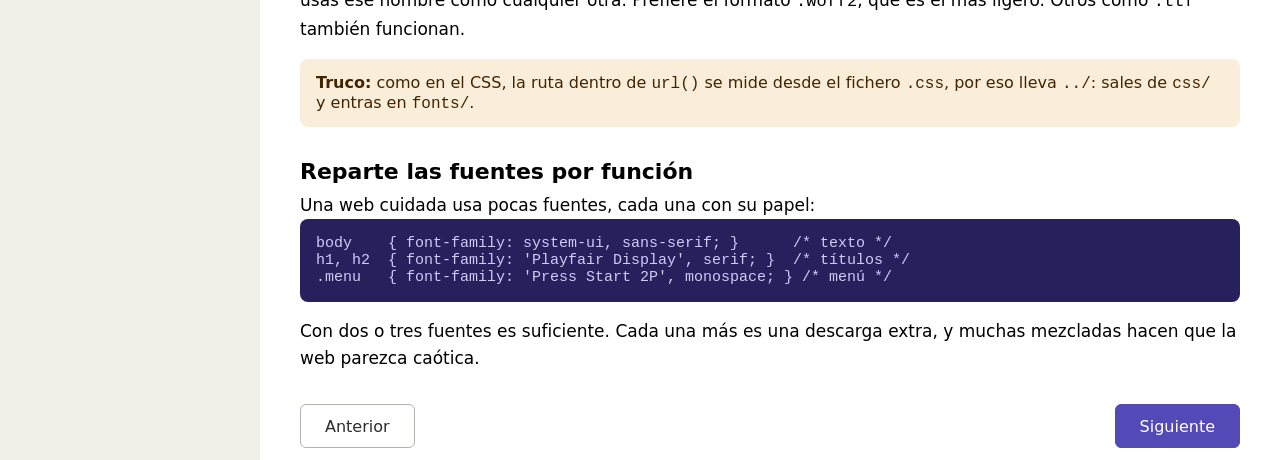
<file: lecciones/12-fuentes-texto.html>
<!DOCTYPE html>
<html lang="es">
<head>
    <meta charset="UTF-8">
    <meta name="viewport" content="width=device-width, initial-scale=1.0"> 
    <title>Fuentes de texto</title>
    <link rel="stylesheet" href="../css/estilos.css"> <!--Esta página está un nivel más abajo dentro de la carpeta "lecciones" asi que para que se enlacen los estilos ponemos al principio ../-->
    <link rel="preconnect" href="https://fonts.googleapis.com">
    <link rel="preconnect" href="https://fonts.gstatic.com" crossorigin>
    <link href="https://fonts.googleapis.com/css2?family=Playfair+Display:wght@700&family=Press+Start+2P&display=swap" rel="stylesheet">
    <link rel="icon" href="../img/favicon.svg" type="image/svg+xml">
    <script defer src="../js/main.js"></script>
</head>
<body data-leccion="12">

    <header class="cabecera"> 
        <div class="fila">
            <h1>Aprende HTML y CSS</h1>
            <span class="etiqueta">Lección 12 de 22</span>
        </div>
        <div class="progreso">
            <div class="barra"></div>
        </div>
    </header>

    <div class="contenedor">
        <nav class="menu" aria-label="Lecciones"> <!--<nav> es la etiqueta semántica para la navegación. aria-label ayuda a los lectores de pantalla a saber de qué menú se trata-->
            <h2>Bloque 1 · Primeros pasos</h2>
            <ul> <!--Los enlaces van dentro de una lista ul > li > a. Es la estructura estándar de un menú-->
                <li><a href="../index.html">1. Qué es HTML</a></li>
                <li><a href="02-etiquetas-basicas.html">2. Etiquetas básicas</a></li>
                <li><a href="03-css-hojas-de-estilo.html">3. CSS: hojas de estilo</a></li>
                <li><a href="04-enlaces-imagenes.html">4. Enlaces e imágenes</a></li>
            </ul>
            <h2>Bloque 2 · Maquetación</h2>
            <ul>
                <li><a href="05-cajas-flotantes.html">5. Cajas flotantes</a></li>
                <li><a href="06-menus.html">6. Menús</a></li>
                <li><a href="07-listas.html">7. Listas</a></li>
                <li><a href="08-galeria-efectos.html">8. Galería, efectos y favicon</a></li>
                <li><a href="09-display-plantilla.html">9. Display y plantilla semántica</a></li>
                <li><a href="10-unidades-rem.html">10. Unidades REM</a></li>
            </ul>
            <h2>Bloque 3 · Diseño y multimedia</h2>
            <ul>
                <li><a href="11-video-audio.html">11. Vídeo, audio e iframe</a></li>
                <li><a href="12-fuentes-texto.html">12. Fuentes de texto</a></li>
                <li><a href="#">13. Sombras, degradados y cursores</a></li>
                <li><a href="#">14. Carrusel de imágenes</a></li>
            </ul>
            <h2>Bloque 4 · Datos y formularios</h2>
            <ul>
                <li><a href="#">15. Tablas</a></li>
                <li><a href="#">16. Formularios</a></li>
            </ul>
            <h2>Bloque 5 · Efectos y responsive</h2>
            <ul>
                <li><a href="#">17. Imagen y vídeo de fondo</a></li>
                <li><a href="#">18. Pseudoclases y columnas</a></li>
                <li><a href="#">19. One page scroll</a></li>
                <li><a href="#">20. Media queries</a></li>
                <li><a href="#">21. DOM con JavaScript</a></li>
                <li><a href="#">22. Animaciones keyframes</a></li>
            </ul>
        </nav>

        <main class="contenido">
            <h2>Fuentes de texto</h2>
            <p>La tipografía da personalidad a una web. Puedes usar las fuentes que ya tiene el ordenador del usuario, fuentes de Google o tus propios ficheros.</p>

            <h3>font-family y las fuentes de respaldo</h3>
            <pre class="codigo"><code>p {
    font-family: Arial, Helvetica, sans-serif;
}</code></pre>
            <p>Se escribe una lista de fuentes separadas por comas. El navegador usa la primera que tenga y, si no, pasa a la siguiente. La última debe ser siempre una familia genérica: <code>sans-serif</code>, <code>serif</code>, <code>monospace</code> o <code>cursive</code>.</p>

            <h3>A. Fuentes online: Google Fonts</h3>
            <ol>
                <li>Entra en <a href="https://fonts.google.com/" target="_blank" rel="noopener noreferrer">fonts.google.com</a> y elige una fuente.</li>
                <li>Pulsa «Get font» y «Get embed code».</li>
                <li>Copia las etiquetas <code>link</code> en el <code>head</code> de tu página.</li>
                <li>Copia la regla <code>font-family</code> que te da Google en tu CSS.</li>
            </ol>
            <pre class="codigo"><code>&lt;head&gt;
    &lt;link rel="preconnect" href="https://fonts.googleapis.com"&gt;
    &lt;link rel="preconnect" href="https://fonts.gstatic.com" crossorigin&gt;
    &lt;link href="https://fonts.googleapis.com/css2?family=Press+Start+2P&amp;display=swap"
        rel="stylesheet"&gt;
&lt;/head&gt;

.retro {
    font-family: 'Press Start 2P', monospace;
}</code></pre>
            <div class="resultado">
                <p class="retro">Así quedaría nuestro texto con otra fuente.</p>
                <h4 class="elegante">Un título con otra fuente</h4>
            </div>
            <ul>
                <li><code>preconnect</code> avisa al navegador de que va a pedir recursos a esos dominios, para que ganen tiempo. En <code>fonts.gstatic.com</code> hace falta <code>crossorigin</code>.</li>
                <li><code>display=swap</code> muestra el texto con una fuente de respaldo mientras se descarga la tuya, en lugar de dejarlo invisible.</li>
                <li>Si pides varios pesos, como <code>wght@400;700</code>, se descargan más datos. Pide solo los que uses.</li>
            </ul>

            <div class="aviso error">
                <strong>Error común:</strong> aplicar la fuente con <code>* { font-family: ... }</code> y con <code>cursive</code> como respaldo, como en los apuntes. Afecta a absolutamente todo y, si la fuente falla, el respaldo no se parece a ella. Aplícala con una clase o a <code>body</code>, y elige un respaldo parecido (<code>monospace</code> para una fuente de estilo píxel).
            </div>

            <h3>B. Fuentes offline: @font-face</h3>
            <p>También puedes usar un fichero de fuente guardado en tu proyecto, sin depender de ninguna conexión. Descarga una fuente (por ejemplo de <a href="https://fonts.google.com/" target="_blank" rel="noopener noreferrer">Google Fonts</a> o DaFont), guárdala en una carpeta <code>fonts/</code> y declárala en el CSS:</p>
            <pre class="codigo"><code>@font-face {
    font-family: "MiFuente";
    src: url("../fonts/mifuente.woff2") format("woff2");
    font-display: swap;
}

.titulo-propio {
    font-family: "MiFuente", sans-serif;
    font-size: 5rem;
}</code></pre>
            <p><code>@font-face</code> inventa un nombre para la fuente (<code>font-family</code>) y le dice de dónde cargarla (<code>src</code>). Después usas ese nombre como cualquier otra. Prefiere el formato <code>.woff2</code>, que es el más ligero. Otros como <code>.ttf</code> también funcionan.</p>

            <div class="aviso truco">
                <strong>Truco:</strong> como en el CSS, la ruta dentro de <code>url()</code> se mide desde el fichero <code>.css</code>, por eso lleva <code>../</code>: sales de <code>css/</code> y entras en <code>fonts/</code>.
            </div>

            <h3>Reparte las fuentes por función</h3>
            <p>Una web cuidada usa pocas fuentes, cada una con su papel:</p>
    <pre class="codigo"><code>body    { font-family: system-ui, sans-serif; }      /* texto */
h1, h2  { font-family: 'Playfair Display', serif; }  /* títulos */
.menu   { font-family: 'Press Start 2P', monospace; } /* menú */</code></pre>
            <p>Con dos o tres fuentes es suficiente. Cada una más es una descarga extra, y muchas mezcladas hacen que la web parezca caótica.</p>

            <div class="paginacion">
                <a href="11-video-audio.html" class="boton">Anterior</a>
                <a href="13-sombras-degradados.html" class="boton primario">Siguiente</a>
            </div>
        </main>
    </div>

</body>
</html>
</file>
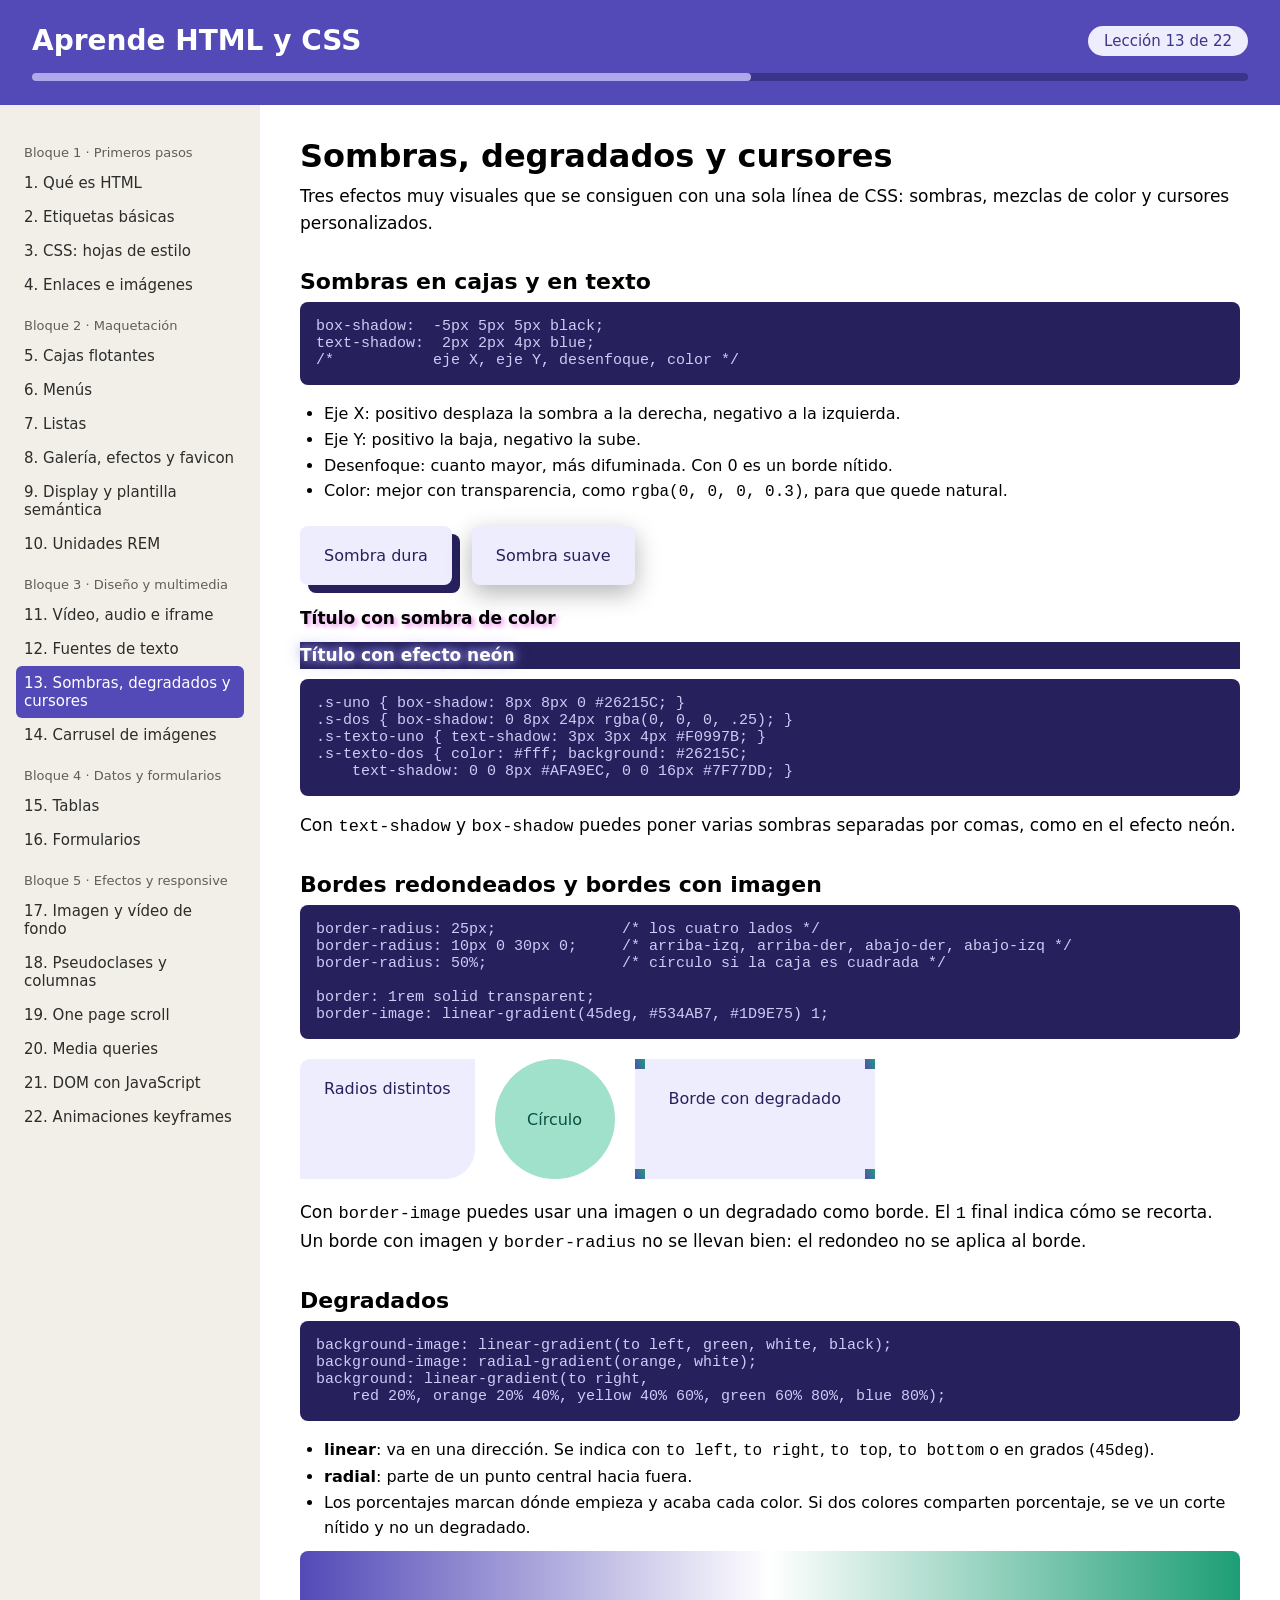
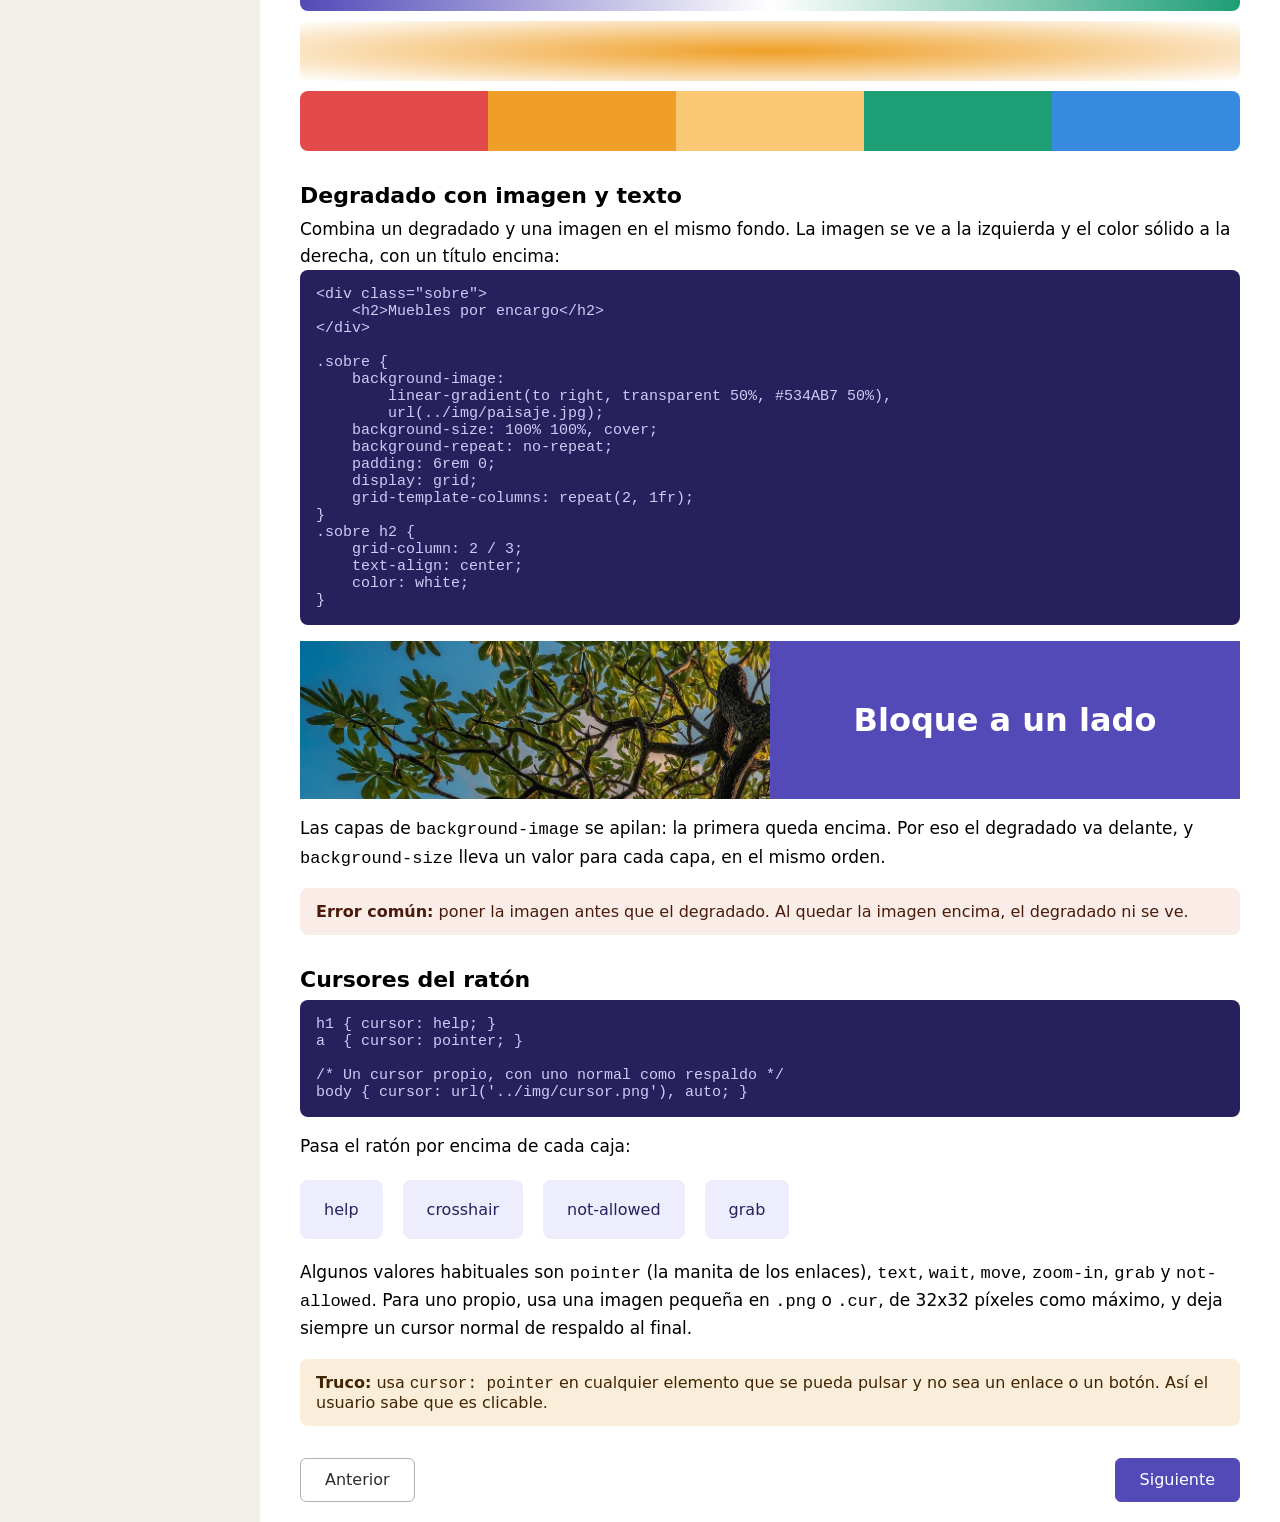
<file: lecciones/13-sombras-degradados.html>
<!DOCTYPE html>
<html lang="es">
<head>
    <meta charset="UTF-8">
    <meta name="viewport" content="width=device-width, initial-scale=1.0"> 
    <title>Sombras, degradados y cursores</title>
    <link rel="stylesheet" href="../css/estilos.css"> <!--Esta página está un nivel más abajo dentro de la carpeta "lecciones" asi que para que se enlacen los estilos ponemos al principio ../-->
    <link rel="icon" href="../img/favicon.svg" type="image/svg+xml">
    <script defer src="../js/main.js"></script>
</head>
<body data-leccion="13">

    <header class="cabecera"> 
        <div class="fila">
            <h1>Aprende HTML y CSS</h1>
            <span class="etiqueta">Lección 13 de 22</span>
        </div>
        <div class="progreso">
            <div class="barra"></div>
        </div>
    </header>

    <div class="contenedor">
        <nav class="menu" aria-label="Lecciones"> <!--<nav> es la etiqueta semántica para la navegación. aria-label ayuda a los lectores de pantalla a saber de qué menú se trata-->
            <h2>Bloque 1 · Primeros pasos</h2>
            <ul> <!--Los enlaces van dentro de una lista ul > li > a. Es la estructura estándar de un menú-->
                <li><a href="../index.html">1. Qué es HTML</a></li>
                <li><a href="02-etiquetas-basicas.html">2. Etiquetas básicas</a></li>
                <li><a href="03-css-hojas-de-estilo.html">3. CSS: hojas de estilo</a></li>
                <li><a href="04-enlaces-imagenes.html">4. Enlaces e imágenes</a></li>
            </ul>
            <h2>Bloque 2 · Maquetación</h2>
            <ul>
                <li><a href="05-cajas-flotantes.html">5. Cajas flotantes</a></li>
                <li><a href="06-menus.html">6. Menús</a></li>
                <li><a href="07-listas.html">7. Listas</a></li>
                <li><a href="08-galeria-efectos.html">8. Galería, efectos y favicon</a></li>
                <li><a href="09-display-plantilla.html">9. Display y plantilla semántica</a></li>
                <li><a href="10-unidades-rem.html">10. Unidades REM</a></li>
            </ul>
            <h2>Bloque 3 · Diseño y multimedia</h2>
            <ul>
                <li><a href="11-video-audio.html">11. Vídeo, audio e iframe</a></li>
                <li><a href="12-fuentes-texto.html">12. Fuentes de texto</a></li>
                <li><a href="#">13. Sombras, degradados y cursores</a></li>
                <li><a href="#">14. Carrusel de imágenes</a></li>
            </ul>
            <h2>Bloque 4 · Datos y formularios</h2>
            <ul>
                <li><a href="#">15. Tablas</a></li>
                <li><a href="#">16. Formularios</a></li>
            </ul>
            <h2>Bloque 5 · Efectos y responsive</h2>
            <ul>
                <li><a href="#">17. Imagen y vídeo de fondo</a></li>
                <li><a href="#">18. Pseudoclases y columnas</a></li>
                <li><a href="#">19. One page scroll</a></li>
                <li><a href="#">20. Media queries</a></li>
                <li><a href="#">21. DOM con JavaScript</a></li>
                <li><a href="#">22. Animaciones keyframes</a></li>
            </ul>
        </nav>

        <main class="contenido">
            <h2>Sombras, degradados y cursores</h2>
            <p>Tres efectos muy visuales que se consiguen con una sola línea de CSS: sombras, mezclas de color y cursores personalizados.</p>

            <h3>Sombras en cajas y en texto</h3>
            <pre class="codigo"><code>box-shadow:  -5px 5px 5px black;
text-shadow:  2px 2px 4px blue;
/*           eje X, eje Y, desenfoque, color */</code></pre>
            <ul>
                <li>Eje X: positivo desplaza la sombra a la derecha, negativo a la izquierda.</li>
                <li>Eje Y: positivo la baja, negativo la sube.</li>
                <li>Desenfoque: cuanto mayor, más difuminada. Con 0 es un borde nítido.</li>
                <li>Color: mejor con transparencia, como <code>rgba(0, 0, 0, 0.3)</code>, para que quede natural.</li>
            </ul>
            <div class="s-fila">
                <div class="s-caja s-uno">Sombra dura</div>
                <div class="s-caja s-dos">Sombra suave</div>
            </div>
            <p class="s-titulo s-texto-uno">Título con sombra de color</p>
            <p class="s-titulo s-texto-dos">Título con efecto neón</p>
    <pre class="codigo"><code>.s-uno { box-shadow: 8px 8px 0 #26215C; }
.s-dos { box-shadow: 0 8px 24px rgba(0, 0, 0, .25); }
.s-texto-uno { text-shadow: 3px 3px 4px #F0997B; }
.s-texto-dos { color: #fff; background: #26215C;
    text-shadow: 0 0 8px #AFA9EC, 0 0 16px #7F77DD; }</code></pre>
            <p>Con <code>text-shadow</code> y <code>box-shadow</code> puedes poner varias sombras separadas por comas, como en el efecto neón.</p>

            <h3>Bordes redondeados y bordes con imagen</h3>
            <pre class="codigo"><code>border-radius: 25px;              /* los cuatro lados */
border-radius: 10px 0 30px 0;     /* arriba-izq, arriba-der, abajo-der, abajo-izq */
border-radius: 50%;               /* círculo si la caja es cuadrada */

border: 1rem solid transparent;
border-image: linear-gradient(45deg, #534AB7, #1D9E75) 1;</code></pre>
            <div class="s-fila">
                <div class="s-caja s-radio">Radios distintos</div>
                <div class="s-circulo">Círculo</div>
                <div class="s-caja s-borde">Borde con degradado</div>
            </div>
            <p>Con <code>border-image</code> puedes usar una imagen o un degradado como borde. El <code>1</code> final indica cómo se recorta. Un borde con imagen y <code>border-radius</code> no se llevan bien: el redondeo no se aplica al borde.</p>

            <h3>Degradados</h3>
            <pre class="codigo"><code>background-image: linear-gradient(to left, green, white, black);
background-image: radial-gradient(orange, white);
background: linear-gradient(to right,
    red 20%, orange 20% 40%, yellow 40% 60%, green 60% 80%, blue 80%);</code></pre>
            <ul>
                <li><strong>linear</strong>: va en una dirección. Se indica con <code>to left</code>, <code>to right</code>, <code>to top</code>, <code>to bottom</code> o en grados (<code>45deg</code>).</li>
                <li><strong>radial</strong>: parte de un punto central hacia fuera.</li>
                <li>Los porcentajes marcan dónde empieza y acaba cada color. Si dos colores comparten porcentaje, se ve un corte nítido y no un degradado.</li>
            </ul>
            <div class="g-barra g-lineal"></div>
            <div class="g-barra g-radial"></div>
            <div class="g-barra g-franjas"></div>

            <h3>Degradado con imagen y texto</h3>
            <p>Combina un degradado y una imagen en el mismo fondo. La imagen se ve a la izquierda y el color sólido a la derecha, con un título encima:</p>
            <pre class="codigo"><code>&lt;div class="sobre"&gt;
    &lt;h2&gt;Muebles por encargo&lt;/h2&gt;
&lt;/div&gt;

.sobre {
    background-image:
        linear-gradient(to right, transparent 50%, #534AB7 50%),
        url(../img/paisaje.jpg);
    background-size: 100% 100%, cover;
    background-repeat: no-repeat;
    padding: 6rem 0;
    display: grid;
    grid-template-columns: repeat(2, 1fr);
}
.sobre h2 {
    grid-column: 2 / 3;
    text-align: center;
    color: white;
}</code></pre>
            <div class="sobre">
                <h2>Bloque a un lado</h2>
            </div>
            <p>Las capas de <code>background-image</code> se apilan: la primera queda encima. Por eso el degradado va delante, y <code>background-size</code> lleva un valor para cada capa, en el mismo orden.</p>

            <div class="aviso error">
                <strong>Error común:</strong> poner la imagen antes que el degradado. Al quedar la imagen encima, el degradado ni se ve.
            </div>

            <h3>Cursores del ratón</h3>
            <pre class="codigo"><code>h1 { cursor: help; }
a  { cursor: pointer; }

/* Un cursor propio, con uno normal como respaldo */
body { cursor: url('../img/cursor.png'), auto; }</code></pre>
            <p>Pasa el ratón por encima de cada caja:</p>
            <div class="s-fila">
                <div class="s-caja c-help">help</div>
                <div class="s-caja c-cruz">crosshair</div>
                <div class="s-caja c-no">not-allowed</div>
                <div class="s-caja c-mano">grab</div>
            </div>
            <p>Algunos valores habituales son <code>pointer</code> (la manita de los enlaces), <code>text</code>, <code>wait</code>, <code>move</code>, <code>zoom-in</code>, <code>grab</code> y <code>not-allowed</code>. Para uno propio, usa una imagen pequeña en <code>.png</code> o <code>.cur</code>, de 32x32 píxeles como máximo, y deja siempre un cursor normal de respaldo al final.</p>

            <div class="aviso truco">
                <strong>Truco:</strong> usa <code>cursor: pointer</code> en cualquier elemento que se pueda pulsar y no sea un enlace o un botón. Así el usuario sabe que es clicable.
            </div>

            <div class="paginacion">
                <a href="12-fuentes-texto.html " class="boton">Anterior</a>
                <a href="14-carrusel.html" class="boton primario">Siguiente</a>
            </div>
        </main>
    </div>

</body>
</html>
</file>
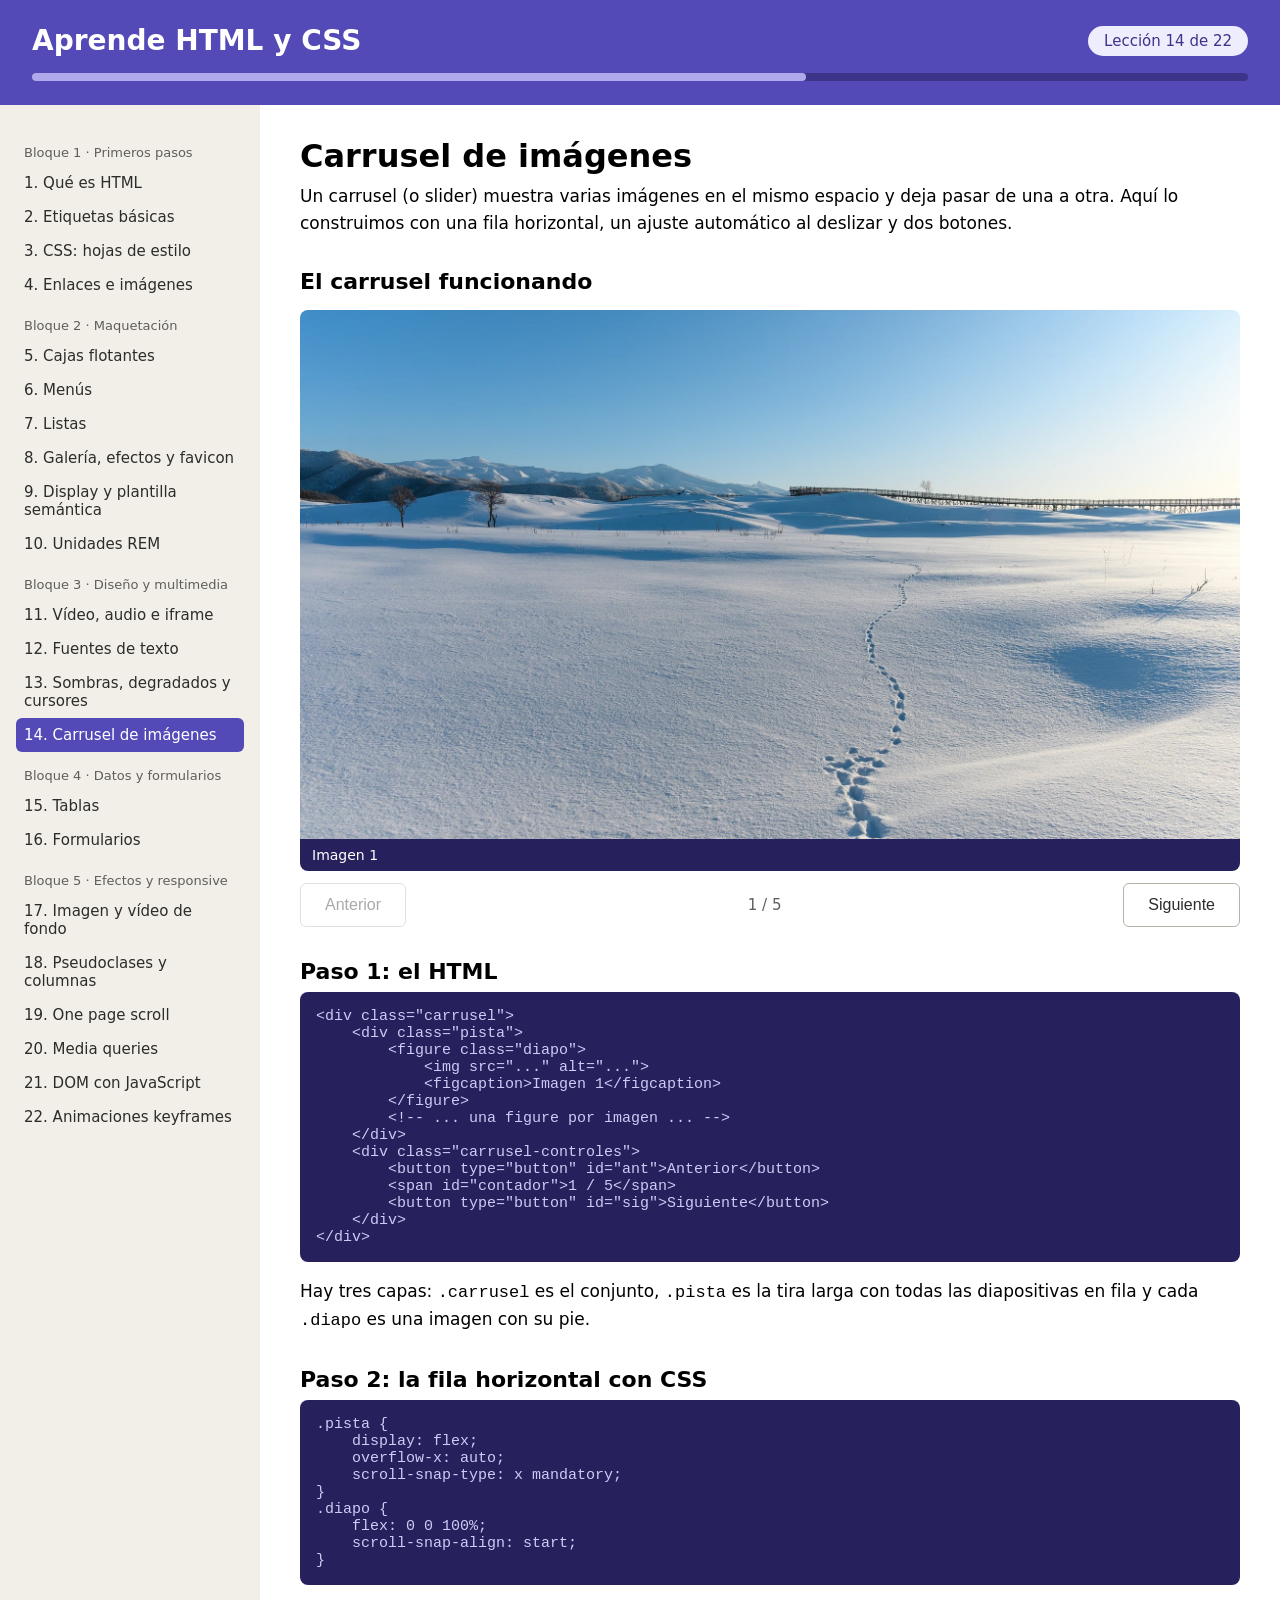
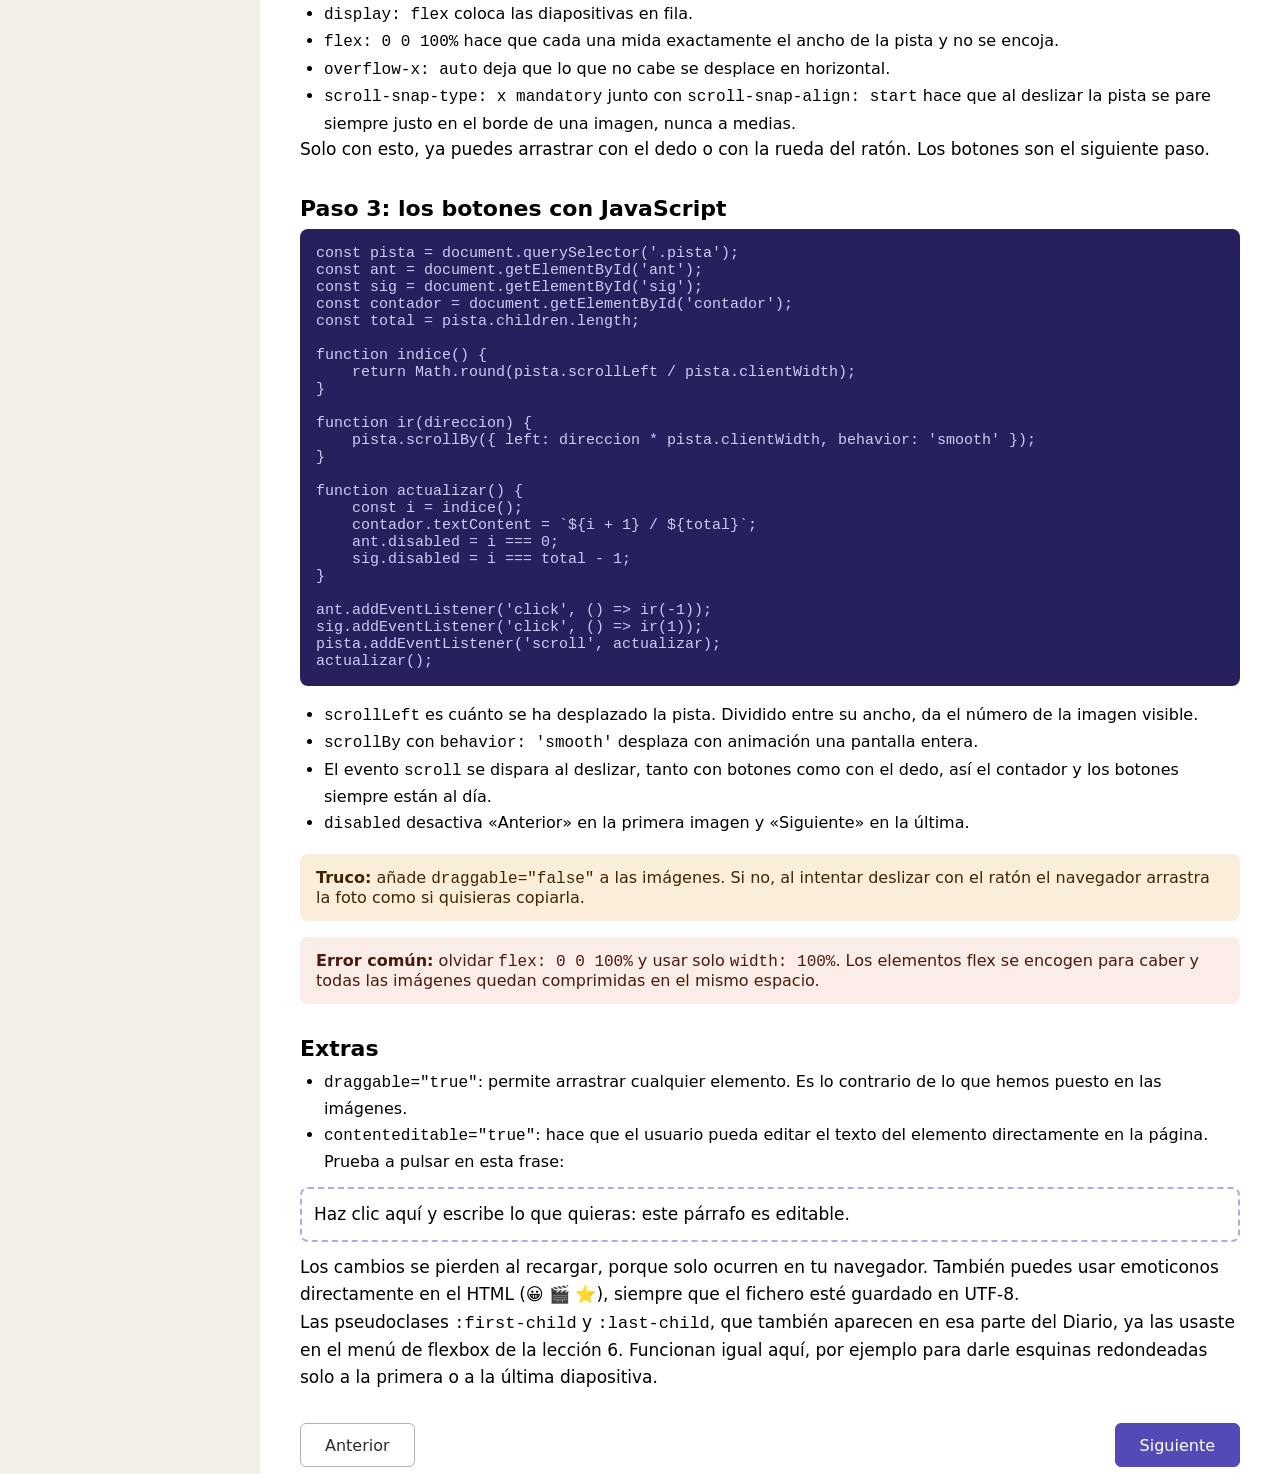
<file: lecciones/14-carrusel.html>
<!DOCTYPE html>
<html lang="es">
<head>
    <meta charset="UTF-8">
    <meta name="viewport" content="width=device-width, initial-scale=1.0"> 
    <title>Carrusel de imágenes</title>
    <link rel="stylesheet" href="../css/estilos.css"> <!--Esta página está un nivel más abajo dentro de la carpeta "lecciones" asi que para que se enlacen los estilos ponemos al principio ../-->
    <link rel="icon" href="../img/favicon.svg" type="image/svg+xml">
    <script defer src="../js/main.js"></script>
</head>
<body data-leccion="14">

    <header class="cabecera"> 
        <div class="fila">
            <h1>Aprende HTML y CSS</h1>
            <span class="etiqueta">Lección 14 de 22</span>
        </div>
        <div class="progreso">
            <div class="barra"></div>
        </div>
    </header>

    <div class="contenedor">
        <nav class="menu" aria-label="Lecciones"> <!--<nav> es la etiqueta semántica para la navegación. aria-label ayuda a los lectores de pantalla a saber de qué menú se trata-->
            <h2>Bloque 1 · Primeros pasos</h2>
            <ul> <!--Los enlaces van dentro de una lista ul > li > a. Es la estructura estándar de un menú-->
                <li><a href="../index.html">1. Qué es HTML</a></li>
                <li><a href="02-etiquetas-basicas.html">2. Etiquetas básicas</a></li>
                <li><a href="03-css-hojas-de-estilo.html">3. CSS: hojas de estilo</a></li>
                <li><a href="04-enlaces-imagenes.html">4. Enlaces e imágenes</a></li>
            </ul>
            <h2>Bloque 2 · Maquetación</h2>
            <ul>
                <li><a href="05-cajas-flotantes.html">5. Cajas flotantes</a></li>
                <li><a href="06-menus.html">6. Menús</a></li>
                <li><a href="07-listas.html">7. Listas</a></li>
                <li><a href="08-galeria-efectos.html">8. Galería, efectos y favicon</a></li>
                <li><a href="09-display-plantilla.html">9. Display y plantilla semántica</a></li>
                <li><a href="10-unidades-rem.html">10. Unidades REM</a></li>
            </ul>
            <h2>Bloque 3 · Diseño y multimedia</h2>
            <ul>
                <li><a href="11-video-audio.html">11. Vídeo, audio e iframe</a></li>
                <li><a href="12-fuentes-texto.html">12. Fuentes de texto</a></li>
                <li><a href="13-sombras-degradados.html">13. Sombras, degradados y cursores</a></li>
                <li><a href="14-carrusel.html">14. Carrusel de imágenes</a></li>
            </ul>
            <h2>Bloque 4 · Datos y formularios</h2>
            <ul>
                <li><a href="15-tablas.html">15. Tablas</a></li>
                <li><a href="#">16. Formularios</a></li>
            </ul>
            <h2>Bloque 5 · Efectos y responsive</h2>
            <ul>
                <li><a href="#">17. Imagen y vídeo de fondo</a></li>
                <li><a href="#">18. Pseudoclases y columnas</a></li>
                <li><a href="#">19. One page scroll</a></li>
                <li><a href="#">20. Media queries</a></li>
                <li><a href="#">21. DOM con JavaScript</a></li>
                <li><a href="#">22. Animaciones keyframes</a></li>
            </ul>
        </nav>

        <main class="contenido">
            <h2>Carrusel de imágenes</h2>
            <p>Un carrusel (o slider) muestra varias imágenes en el mismo espacio y deja pasar de una a otra. Aquí lo construimos con una fila horizontal, un ajuste automático al deslizar y dos botones.</p>

            <h3>El carrusel funcionando</h3>
            <div class="carrusel">
                <div class="pista">
                    <figure class="diapo">
                        <img src="../img/carrusel1.jpg" alt="Primera imagen del carrusel" draggable="false">
                        <figcaption>Imagen 1</figcaption>
                    </figure>
                    <figure class="diapo">
                        <img src="../img/carrusel2.jpg" alt="Segunda imagen del carrusel" draggable="false">
                        <figcaption>Imagen 2</figcaption>
                    </figure>
                    <figure class="diapo">
                        <img src="../img/carrusel3.jpg" alt="Tercera imagen del carrusel" draggable="false">
                        <figcaption>Imagen 3</figcaption>
                    </figure>
                    <figure class="diapo">
                        <img src="../img/carrusel4.jpg" alt="Cuarta imagen del carrusel" draggable="false">
                        <figcaption>Imagen 4</figcaption>
                    </figure>
                    <figure class="diapo">
                        <img src="../img/carrusel5.jpg" alt="Quinta imagen del carrusel" draggable="false">
                        <figcaption>Imagen 5</figcaption>
                    </figure>
                </div>
                <div class="carrusel-controles">
                    <button type="button" class="carrusel-boton" id="ant" aria-label="Imagen anterior">Anterior</button>
                    <span class="carrusel-contador" id="contador">1 / 5</span>
                    <button type="button" class="carrusel-boton" id="sig" aria-label="Imagen siguiente">Siguiente</button>
                </div>
            </div>

            <h3>Paso 1: el HTML</h3>
            <pre class="codigo"><code>&lt;div class="carrusel"&gt;
    &lt;div class="pista"&gt;
        &lt;figure class="diapo"&gt;
            &lt;img src="..." alt="..."&gt;
            &lt;figcaption&gt;Imagen 1&lt;/figcaption&gt;
        &lt;/figure&gt;
        &lt;!-- ... una figure por imagen ... --&gt;
    &lt;/div&gt;
    &lt;div class="carrusel-controles"&gt;
        &lt;button type="button" id="ant"&gt;Anterior&lt;/button&gt;
        &lt;span id="contador"&gt;1 / 5&lt;/span&gt;
        &lt;button type="button" id="sig"&gt;Siguiente&lt;/button&gt;
    &lt;/div&gt;
&lt;/div&gt;</code></pre>
            <p>Hay tres capas: <code>.carrusel</code> es el conjunto, <code>.pista</code> es la tira larga con todas las diapositivas en fila y cada <code>.diapo</code> es una imagen con su pie.</p>

            <h3>Paso 2: la fila horizontal con CSS</h3>
            <pre class="codigo"><code>.pista {
    display: flex;
    overflow-x: auto;
    scroll-snap-type: x mandatory;
}
.diapo {
    flex: 0 0 100%;
    scroll-snap-align: start;
}</code></pre>
            <ul>
                <li><code>display: flex</code> coloca las diapositivas en fila.</li>
                <li><code>flex: 0 0 100%</code> hace que cada una mida exactamente el ancho de la pista y no se encoja.</li>
                <li><code>overflow-x: auto</code> deja que lo que no cabe se desplace en horizontal.</li>
                <li><code>scroll-snap-type: x mandatory</code> junto con <code>scroll-snap-align: start</code> hace que al deslizar la pista se pare siempre justo en el borde de una imagen, nunca a medias.</li>
            </ul>
            <p>Solo con esto, ya puedes arrastrar con el dedo o con la rueda del ratón. Los botones son el siguiente paso.</p>

            <h3>Paso 3: los botones con JavaScript</h3>
            <pre class="codigo"><code>const pista = document.querySelector('.pista');
const ant = document.getElementById('ant');
const sig = document.getElementById('sig');
const contador = document.getElementById('contador');
const total = pista.children.length;

function indice() {
    return Math.round(pista.scrollLeft / pista.clientWidth);
}

function ir(direccion) {
    pista.scrollBy({ left: direccion * pista.clientWidth, behavior: 'smooth' });
}

function actualizar() {
    const i = indice();
    contador.textContent = `${i + 1} / ${total}`;
    ant.disabled = i === 0;
    sig.disabled = i === total - 1;
}

ant.addEventListener('click', () =&gt; ir(-1));
sig.addEventListener('click', () =&gt; ir(1));
pista.addEventListener('scroll', actualizar);
actualizar();</code></pre>
            <ul>
                <li><code>scrollLeft</code> es cuánto se ha desplazado la pista. Dividido entre su ancho, da el número de la imagen visible.</li>
                <li><code>scrollBy</code> con <code>behavior: 'smooth'</code> desplaza con animación una pantalla entera.</li>
                <li>El evento <code>scroll</code> se dispara al deslizar, tanto con botones como con el dedo, así el contador y los botones siempre están al día.</li>
                <li><code>disabled</code> desactiva «Anterior» en la primera imagen y «Siguiente» en la última.</li>
            </ul>

            <div class="aviso truco">
                <strong>Truco:</strong> añade <code>draggable="false"</code> a las imágenes. Si no, al intentar deslizar con el ratón el navegador arrastra la foto como si quisieras copiarla.
            </div>
            <div class="aviso error">
                <strong>Error común:</strong> olvidar <code>flex: 0 0 100%</code> y usar solo <code>width: 100%</code>. Los elementos flex se encogen para caber y todas las imágenes quedan comprimidas en el mismo espacio.
            </div>

            <h3>Extras</h3>
            <ul>
                <li><code>draggable="true"</code>: permite arrastrar cualquier elemento. Es lo contrario de lo que hemos puesto en las imágenes.</li>
                <li><code>contenteditable="true"</code>: hace que el usuario pueda editar el texto del elemento directamente en la página. Prueba a pulsar en esta frase:</li>
            </ul>
            <p class="editable" contenteditable="true">Haz clic aquí y escribe lo que quieras: este párrafo es editable.</p>
            <p>Los cambios se pierden al recargar, porque solo ocurren en tu navegador. También puedes usar emoticonos directamente en el HTML (😀 🎬 ⭐), siempre que el fichero esté guardado en UTF-8.</p>
            <p>Las pseudoclases <code>:first-child</code> y <code>:last-child</code>, que también aparecen en esa parte del Diario, ya las usaste en el menú de flexbox de la lección 6. Funcionan igual aquí, por ejemplo para darle esquinas redondeadas solo a la primera o a la última diapositiva.</p>

            <div class="paginacion">
                <a href="13-sombras-degradados.html" class="boton">Anterior</a>
                <a href="15-tablas.html" class="boton primario">Siguiente</a>
            </div>
        </main>
    </div>

    <script src="../js/carrusel.js"></script>
</body>
</html>
</file>
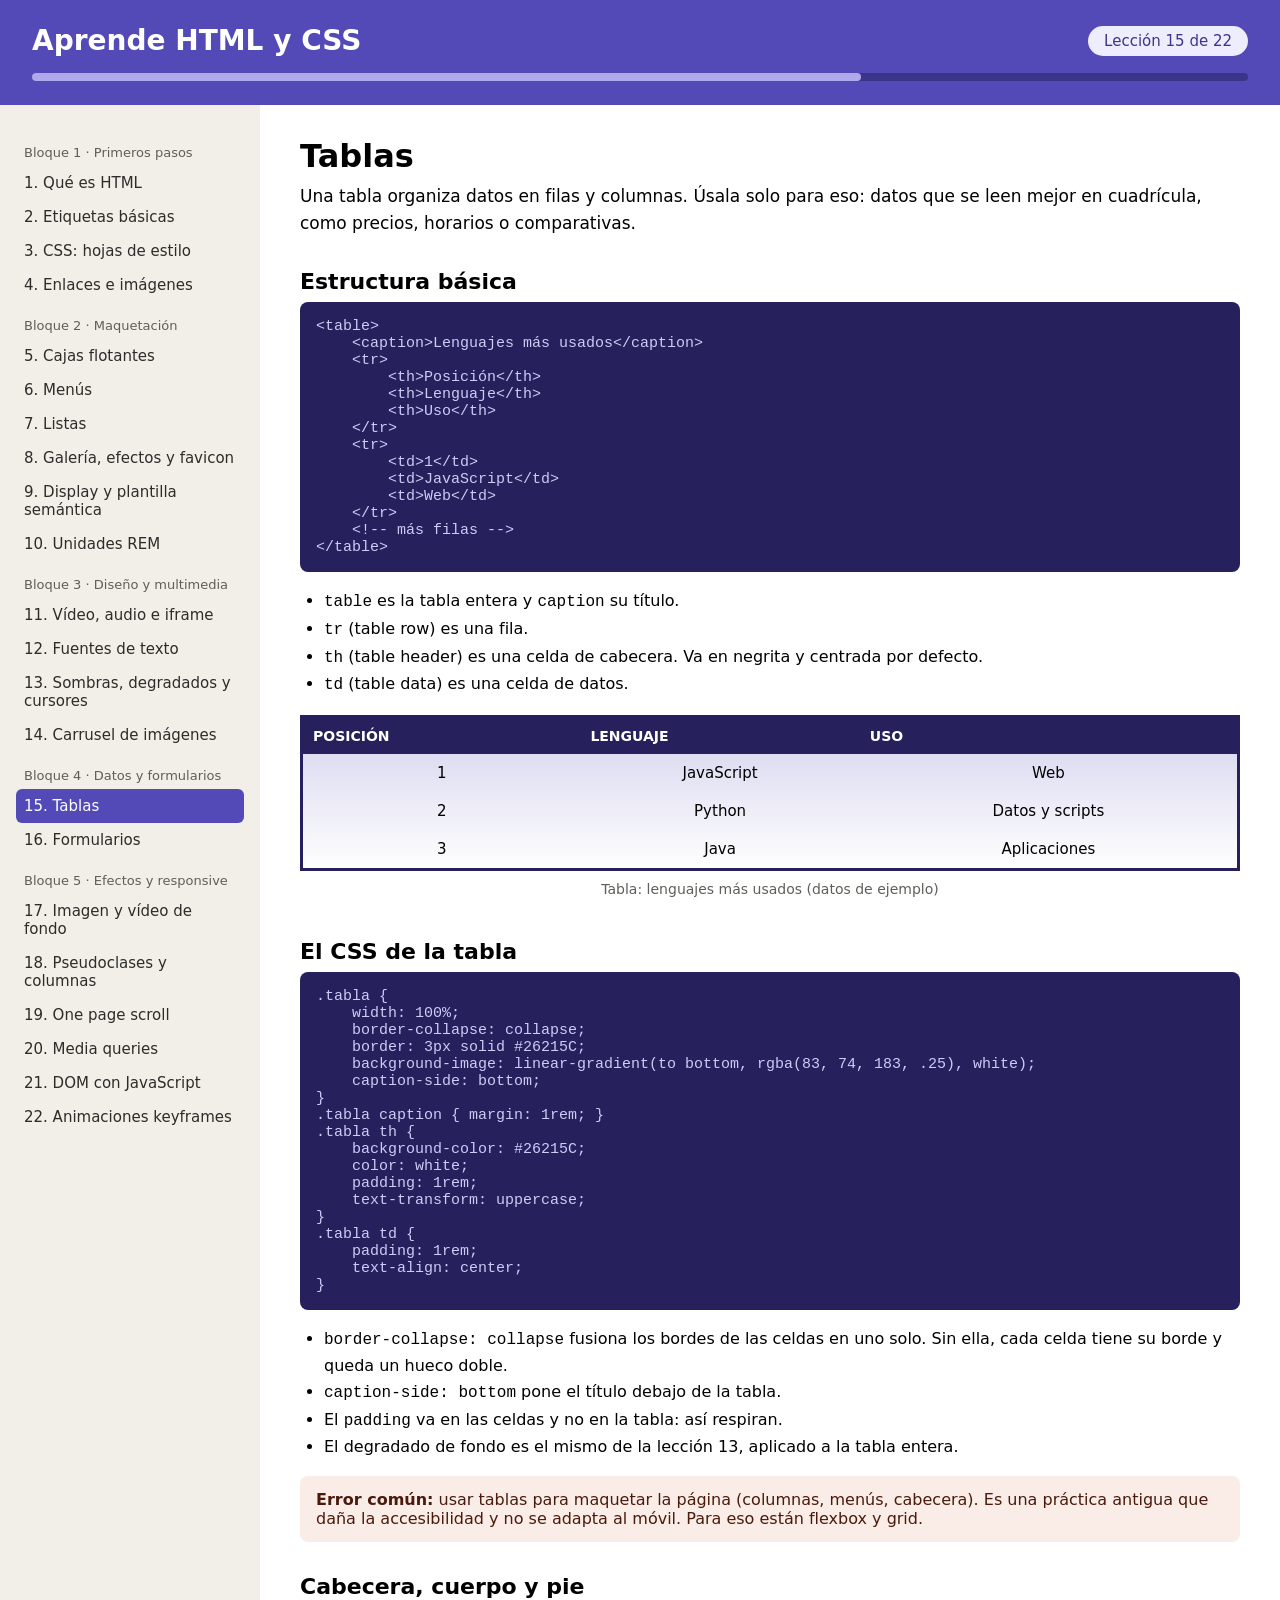
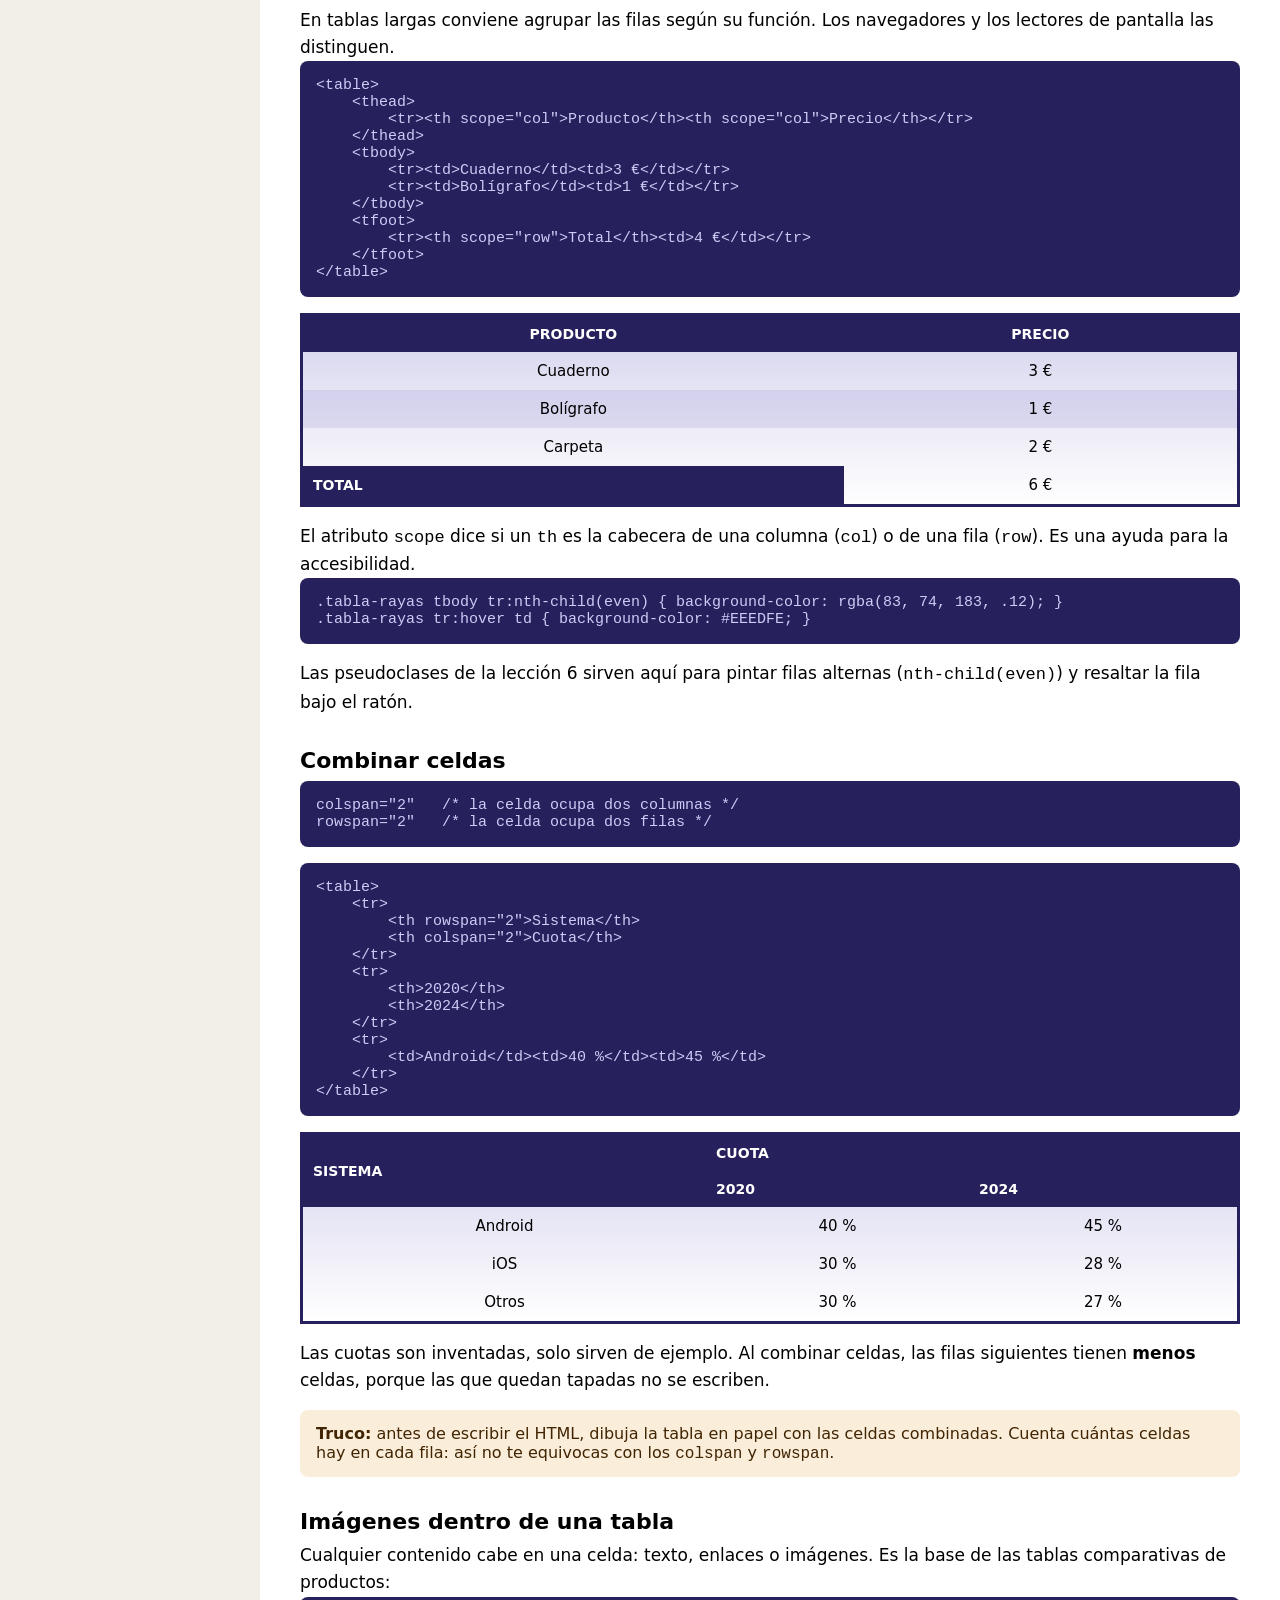
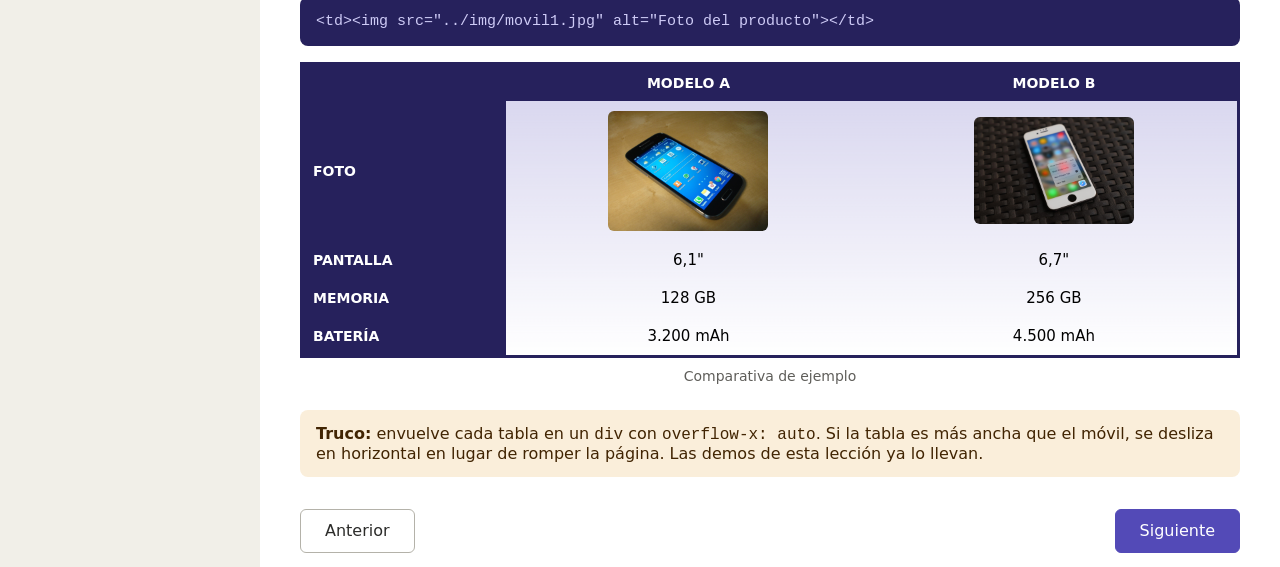
<file: lecciones/15-tablas.html>
<!DOCTYPE html>
<html lang="es">
<head>
    <meta charset="UTF-8">
    <meta name="viewport" content="width=device-width, initial-scale=1.0"> 
    <title>Tablas</title>
    <link rel="stylesheet" href="../css/estilos.css"> <!--Esta página está un nivel más abajo dentro de la carpeta "lecciones" asi que para que se enlacen los estilos ponemos al principio ../-->
    <link rel="icon" href="../img/favicon.svg" type="image/svg+xml">
    <script defer src="../js/main.js"></script>
</head>
<body data-leccion="15">

    <header class="cabecera"> 
        <div class="fila">
            <h1>Aprende HTML y CSS</h1>
            <span class="etiqueta">Lección 15 de 22</span>
        </div>
        <div class="progreso">
            <div class="barra"></div>
        </div>
    </header>

    <div class="contenedor">
        <nav class="menu" aria-label="Lecciones"> <!--<nav> es la etiqueta semántica para la navegación. aria-label ayuda a los lectores de pantalla a saber de qué menú se trata-->
            <h2>Bloque 1 · Primeros pasos</h2>
            <ul> <!--Los enlaces van dentro de una lista ul > li > a. Es la estructura estándar de un menú-->
                <li><a href="../index.html">1. Qué es HTML</a></li>
                <li><a href="02-etiquetas-basicas.html">2. Etiquetas básicas</a></li>
                <li><a href="03-css-hojas-de-estilo.html">3. CSS: hojas de estilo</a></li>
                <li><a href="04-enlaces-imagenes.html">4. Enlaces e imágenes</a></li>
            </ul>
            <h2>Bloque 2 · Maquetación</h2>
            <ul>
                <li><a href="05-cajas-flotantes.html">5. Cajas flotantes</a></li>
                <li><a href="06-menus.html">6. Menús</a></li>
                <li><a href="07-listas.html">7. Listas</a></li>
                <li><a href="08-galeria-efectos.html">8. Galería, efectos y favicon</a></li>
                <li><a href="09-display-plantilla.html">9. Display y plantilla semántica</a></li>
                <li><a href="10-unidades-rem.html">10. Unidades REM</a></li>
            </ul>
            <h2>Bloque 3 · Diseño y multimedia</h2>
            <ul>
                <li><a href="11-video-audio.html">11. Vídeo, audio e iframe</a></li>
                <li><a href="12-fuentes-texto.html">12. Fuentes de texto</a></li>
                <li><a href="13-sombras-degradados.html">13. Sombras, degradados y cursores</a></li>
                <li><a href="14-carrusel.html">14. Carrusel de imágenes</a></li>
            </ul>
            <h2>Bloque 4 · Datos y formularios</h2>
            <ul>
                <li><a href="15-tablas.html">15. Tablas</a></li>
                <li><a href="#">16. Formularios</a></li>
            </ul>
            <h2>Bloque 5 · Efectos y responsive</h2>
            <ul>
                <li><a href="#">17. Imagen y vídeo de fondo</a></li>
                <li><a href="#">18. Pseudoclases y columnas</a></li>
                <li><a href="#">19. One page scroll</a></li>
                <li><a href="#">20. Media queries</a></li>
                <li><a href="#">21. DOM con JavaScript</a></li>
                <li><a href="#">22. Animaciones keyframes</a></li>
            </ul>
        </nav>

        <main class="contenido">
            <h2>Tablas</h2>
            <p>Una tabla organiza datos en filas y columnas. Úsala solo para eso: datos que se leen mejor en cuadrícula, como precios, horarios o comparativas.</p>

            <h3>Estructura básica</h3>
            <pre class="codigo"><code>&lt;table&gt;
    &lt;caption&gt;Lenguajes más usados&lt;/caption&gt;
    &lt;tr&gt;
        &lt;th&gt;Posición&lt;/th&gt;
        &lt;th&gt;Lenguaje&lt;/th&gt;
        &lt;th&gt;Uso&lt;/th&gt;
    &lt;/tr&gt;
    &lt;tr&gt;
        &lt;td&gt;1&lt;/td&gt;
        &lt;td&gt;JavaScript&lt;/td&gt;
        &lt;td&gt;Web&lt;/td&gt;
    &lt;/tr&gt;
    &lt;!-- más filas --&gt;
&lt;/table&gt;</code></pre>
            <ul>
                <li><code>table</code> es la tabla entera y <code>caption</code> su título.</li>
                <li><code>tr</code> (table row) es una fila.</li>
                <li><code>th</code> (table header) es una celda de cabecera. Va en negrita y centrada por defecto.</li>
                <li><code>td</code> (table data) es una celda de datos.</li>
            </ul>
            <div class="tabla-scroll">
                <table class="tabla">
                    <caption>Tabla: lenguajes más usados (datos de ejemplo)</caption>
                    <tr>
                        <th>Posición</th>
                        <th>Lenguaje</th>
                        <th>Uso</th>
                    </tr>
                    <tr>
                        <td>1</td>
                        <td>JavaScript</td>
                        <td>Web</td>
                    </tr>
                    <tr>
                        <td>2</td>
                        <td>Python</td>
                        <td>Datos y scripts</td>
                    </tr>
                    <tr>
                        <td>3</td>
                        <td>Java</td>
                        <td>Aplicaciones</td>
                    </tr>
                </table>
            </div>

            <h3>El CSS de la tabla</h3>
            <pre class="codigo"><code>.tabla {
    width: 100%;
    border-collapse: collapse;
    border: 3px solid #26215C;
    background-image: linear-gradient(to bottom, rgba(83, 74, 183, .25), white);
    caption-side: bottom;
}
.tabla caption { margin: 1rem; }
.tabla th {
    background-color: #26215C;
    color: white;
    padding: 1rem;
    text-transform: uppercase;
}
.tabla td {
    padding: 1rem;
    text-align: center;
}</code></pre>
            <ul>
                <li><code>border-collapse: collapse</code> fusiona los bordes de las celdas en uno solo. Sin ella, cada celda tiene su borde y queda un hueco doble.</li>
                <li><code>caption-side: bottom</code> pone el título debajo de la tabla.</li>
                <li>El <code>padding</code> va en las celdas y no en la tabla: así respiran.</li>
                <li>El degradado de fondo es el mismo de la lección 13, aplicado a la tabla entera.</li>
            </ul>

            <div class="aviso error">
                <strong>Error común:</strong> usar tablas para maquetar la página (columnas, menús, cabecera). Es una práctica antigua que daña la accesibilidad y no se adapta al móvil. Para eso están flexbox y grid.
            </div>

            <h3>Cabecera, cuerpo y pie</h3>
            <p>En tablas largas conviene agrupar las filas según su función. Los navegadores y los lectores de pantalla las distinguen.</p>
            <pre class="codigo"><code>&lt;table&gt;
    &lt;thead&gt;
        &lt;tr&gt;&lt;th scope="col"&gt;Producto&lt;/th&gt;&lt;th scope="col"&gt;Precio&lt;/th&gt;&lt;/tr&gt;
    &lt;/thead&gt;
    &lt;tbody&gt;
        &lt;tr&gt;&lt;td&gt;Cuaderno&lt;/td&gt;&lt;td&gt;3 €&lt;/td&gt;&lt;/tr&gt;
        &lt;tr&gt;&lt;td&gt;Bolígrafo&lt;/td&gt;&lt;td&gt;1 €&lt;/td&gt;&lt;/tr&gt;
    &lt;/tbody&gt;
    &lt;tfoot&gt;
        &lt;tr&gt;&lt;th scope="row"&gt;Total&lt;/th&gt;&lt;td&gt;4 €&lt;/td&gt;&lt;/tr&gt;
    &lt;/tfoot&gt;
&lt;/table&gt;</code></pre>
            <div class="tabla-scroll">
                <table class="tabla tabla-rayas">
                    <thead>
                        <tr><th scope="col">Producto</th><th scope="col">Precio</th></tr>
                    </thead>
                    <tbody>
                        <tr><td>Cuaderno</td><td>3 €</td></tr>
                        <tr><td>Bolígrafo</td><td>1 €</td></tr>
                        <tr><td>Carpeta</td><td>2 €</td></tr>
                    </tbody>
                    <tfoot>
                        <tr><th scope="row">Total</th><td>6 €</td></tr>
                    </tfoot>
                </table>
            </div>
            <p>El atributo <code>scope</code> dice si un <code>th</code> es la cabecera de una columna (<code>col</code>) o de una fila (<code>row</code>). Es una ayuda para la accesibilidad.</p>
            <pre class="codigo"><code>.tabla-rayas tbody tr:nth-child(even) { background-color: rgba(83, 74, 183, .12); }
.tabla-rayas tr:hover td { background-color: #EEEDFE; }</code></pre>
            <p>Las pseudoclases de la lección 6 sirven aquí para pintar filas alternas (<code>nth-child(even)</code>) y resaltar la fila bajo el ratón.</p>

            <h3>Combinar celdas</h3>
            <pre class="codigo"><code>colspan="2"   /* la celda ocupa dos columnas */
rowspan="2"   /* la celda ocupa dos filas */</code></pre>
            <pre class="codigo"><code>&lt;table&gt;
    &lt;tr&gt;
        &lt;th rowspan="2"&gt;Sistema&lt;/th&gt;
        &lt;th colspan="2"&gt;Cuota&lt;/th&gt;
    &lt;/tr&gt;
    &lt;tr&gt;
        &lt;th&gt;2020&lt;/th&gt;
        &lt;th&gt;2024&lt;/th&gt;
    &lt;/tr&gt;
    &lt;tr&gt;
        &lt;td&gt;Android&lt;/td&gt;&lt;td&gt;40 %&lt;/td&gt;&lt;td&gt;45 %&lt;/td&gt;
    &lt;/tr&gt;
&lt;/table&gt;</code></pre>
            <div class="tabla-scroll">
                <table class="tabla">
                    <tr>
                        <th rowspan="2">Sistema</th>
                        <th colspan="2">Cuota</th>
                    </tr>
                    <tr>
                        <th>2020</th>
                        <th>2024</th>
                    </tr>
                    <tr>
                        <td>Android</td>
                        <td>40 %</td>
                        <td>45 %</td>
                    </tr>
                    <tr>
                        <td>iOS</td>
                        <td>30 %</td>
                        <td>28 %</td>
                    </tr>
                    <tr>
                        <td>Otros</td>
                        <td>30 %</td>
                        <td>27 %</td>
                    </tr>
                </table>
            </div>
            <p>Las cuotas son inventadas, solo sirven de ejemplo. Al combinar celdas, las filas siguientes tienen <strong>menos</strong> celdas, porque las que quedan tapadas no se escriben.</p>

            <div class="aviso truco">
                <strong>Truco:</strong> antes de escribir el HTML, dibuja la tabla en papel con las celdas combinadas. Cuenta cuántas celdas hay en cada fila: así no te equivocas con los <code>colspan</code> y <code>rowspan</code>.
            </div>

            <h3>Imágenes dentro de una tabla</h3>
            <p>Cualquier contenido cabe en una celda: texto, enlaces o imágenes. Es la base de las tablas comparativas de productos:</p>
            <pre class="codigo"><code>&lt;td&gt;&lt;img src="../img/movil1.jpg" alt="Foto del producto"&gt;&lt;/td&gt;</code></pre>
            <div class="tabla-scroll">
                <table class="tabla tabla-img">
                    <caption>Comparativa de ejemplo</caption>
                    <thead>
                        <tr><th></th><th scope="col">Modelo A</th><th scope="col">Modelo B</th></tr>
                    </thead>
                    <tbody>
                        <tr>
                            <th scope="row">Foto</th>
                            <td><img src="../img/movil1.jpg" alt="Foto del modelo A"></td>
                            <td><img src="../img/movil2.jpg" alt="Foto del modelo B"></td>
                        </tr>
                        <tr><th scope="row">Pantalla</th><td>6,1"</td><td>6,7"</td></tr>
                        <tr><th scope="row">Memoria</th><td>128 GB</td><td>256 GB</td></tr>
                        <tr><th scope="row">Batería</th><td>3.200 mAh</td><td>4.500 mAh</td></tr>
                    </tbody>
                </table>
            </div>

            <div class="aviso truco">
                <strong>Truco:</strong> envuelve cada tabla en un <code>div</code> con <code>overflow-x: auto</code>. Si la tabla es más ancha que el móvil, se desliza en horizontal en lugar de romper la página. Las demos de esta lección ya lo llevan.
            </div>

            <div class="paginacion">
                <a href="14-carrusel.html" class="boton">Anterior</a>
                <a href="#" class="boton primario">Siguiente</a>
            </div>
        </main>
    </div>

</body>
</html>
</file>
<file: css/estilos.css>
* { /* Reinicia los márgenes y hace que el ancho incluya el borde */
    margin: 0;
    box-sizing: border-box;
}

/* Estilos generales */
html { /* En html hace que 1rem sea 10px, y 1.6rem en body deja el texto en 16px */
    font-size: 62.5%;
}

body {
    font-family: system-ui, sans-serif;
    font-size: 1.6rem;
}

/* Header - cabecera y barra de prograso */
.cabecera {
    background-color: #534AB7;
    color: white;
    padding: 2.4rem 3.2rem;
}

.fila {
    display: flex; /* Pone los hijos de .fila en horizontal */
    justify-content: space-between; /* manda el título a un lado y la etiqueta al otro */
    align-items: center; /* Los centra en vertical */
    flex-wrap: wrap; /* Deja que salten de línea si la pantalla es estrecha */
    gap: 1.2rem;
}

.cabecera h1 {
    font-size: 2.8rem;
}

.etiqueta {
    background-color: #EEEDFE;
    color: #3C3489;
    padding: 0.6rem 1.6rem;
    border-radius: 1.6rem; /* Redondea las esquinas */
    font-size: 1.5rem;
}

.progreso {
    height: 0.8rem;
    background-color: #3C3489;
    border-radius: 0.4rem;
    margin-top: 1.6rem;
}

.barra {
    width: 5%; /* Es el progreso */
    height: 100%; /* Para llenar la altura del carril */
    background-color: #AFA9EC;
    border-radius: 0.4rem;
}

/* Cuerpo de la página - menú lateral y contenido principal*/
.contenedor {
    display: grid;
    grid-template-columns: 26rem minmax(0, 1fr); /* Crea dos columnas: el menú de la barra lateral de 26rem (260px) y el contenido principal ocupando el resto. minmax(0, 1fr) evita que un contenido ancho desborde la columna */
    min-height: 100vh; /* Hace que el contenedor ocupe al menos toda la altura de la pantalla, y así el menú gris llega hasta abajo */
}

/* Aside o menú lateral */
.menu {
    background-color: #F1EFE8;
    padding: 2.4rem 1.6rem;
}

.menu h2 {
    font-size: 1.3rem;
    font-weight: normal;
    color: #5F5E5A;
    margin: 1.6rem 0.8rem 0.6rem;
}

.menu ul {
    list-style: none; /* Quita las puntos de la lista */
    padding: 0;
}

.menu a {
    display: block; /* En los enlaces hace que toda la fila sea clicable, no solo el texto */
    padding: 0.8rem;
    color: #2C2C2A;
    text-decoration: none;
    border-radius: 0.6rem;
    font-size: 1.5rem;
}

.menu a:hover { /* Cambia el fondo al pasar el ratón */
    background-color: #EEEDFE;
}

.menu a.activa { /* Pinta la lección actual con el color principal */
    background-color: #534AB7;
    color: white;
}

/* Main o contenido principal */
.contenido {
    padding: 3.2rem 4rem;
}

.contenido h2 {
    font-size: 3.2rem;
    margin-bottom: 0.8rem;
}

.contenido h3 {
    font-size: 2.2rem;
    margin: 3.2rem 0 0.8rem;
}

.contenido .codigo {
    margin-bottom: 1.6rem;
}

.contenido p {
    font-size: 1.7rem;
    line-height: 1.6;
}

/* Contenido de la lección */
.columnas {
    display: grid;
    grid-template-columns: repeat(auto-fit, minmax(26rem, 1fr)); /* Crea tantas columnas de al menos 260px como quepan. En pantalla ancha, código y resultado van lado a lado, y en estrecha se apilan solos, sin media queries */
    gap: 2rem;
    margin-top: 2.4rem;
}

.contenido .rotulo { /* Ponemos juntas las 2 clases, así gana en especificidad a .contenido p, que tiene el tamaño de texto general */
    font-size: 1.3rem;
    color: #5F5E5A;
    margin-bottom: 0.6rem;
}

.codigo { /* En el código añade scroll horizontal si una línea es muy larga, en lugar de romper el diseño */
    background-color: #26215C;
    color: #CECBF6;
    border-radius: 0.8rem;
    padding: 1.6rem;
    font-family: ui-monospace, Menlo, Consolas, monospace;
    font-size: 1.5rem;
    line-height: 1.7rem;
    overflow-x: auto;
}

.resultado {
    border: 1px solid #D3D1C7;
    border-radius: 0.8rem;
    padding: 1.6rem;
}

.resultado h1 {
    font-size: 2.4rem;
}

.resultado p {
    font-size: 1.6rem;
}

/* .aviso reúne lo común (esquinas, relleno, margen) y .truco y .error solo añaden el color. Es una forma limpia de reutilizar estilos. */
.aviso {
    border-radius: 0.8rem;
    padding: 1.4rem 1.6rem;
    font-size: 1.6rem;
    margin-top: 1.6rem;
}

.aviso code {
    font-family: ui-monospace, Menlo, Consolas, monospace;
}

.truco {
    background-color: #FAEEDA;
    color: #412402;
}

.error {
    background-color: #FAECE7;
    color: #4A1B0C;
}

/* Paginación - botones anterior/siguiente */
.paginacion {
    display: flex;
    justify-content: space-between;
    margin-top: 3.2rem;
}

.boton {
    display: inline-flex;
    /* inline-flex + align-items: center centra el texto en vertical */
    align-items: center;
    min-height: 4.4rem; /* (44px) da un tamaño cómodo para tocar con el dedo en version móvil*/
    padding: 0 2.4rem;
    border: 1px solid #B4B2A9;
    border-radius: 0.6rem;
    color: #2C2C2A;
    text-decoration: none;
    font-size: 1.6rem;
    transition: background-color 0.2s;
}

.boton:hover {
    background-color: #EEEDFE;
}

.boton.primario { /* Sin espacio entre las clases para seleccionar elementos que tienen ambas clases a la vez */
    background-color: #534AB7;
    border-color: #534AB7;
    color: white;
    margin-left: auto; /* Empuja el botón a la derecha, aunque sea el único hijo */
}

.boton.primario:hover { /* Anima el cambio de color del :hover en lugar de hacerlo de golpe */
    background-color: #26215C;
}

/* Animaciones */
/* @keyframes define los pasos de la animación. from es el estado inicial (invisible y 16px más abajo) y to el final */
@keyframes aparecer {
    from {
        opacity: 0;
        transform: translateY(1.6rem); /* Mueve el elemento sin alterar el resto de la maquetación */
    }
    to {
        opacity: 1;
        transform: translateY(0);
    }
}

.contenido {
    animation: aparecer 0.5s ease-out; /* Aplica esa animación al contenido: nombre, duración y curva. ease-out empieza rápido y frena al final */
}

/* Imágenes */
.contenido figure {
    margin: 1.6rem 0;
}

.contenido figure img {
    max-width: 100%; /* Solo se aplica a las imágenes dentro de figure*/
    height: auto;
    border-radius: 0.8rem;
}

.contenido figcaption {
    font-size: 1.4rem;
    color: #5F5E5A;
    margin-top: 0.6rem;
}

.contenido a {
    color: #534AB7;
}

.contenido a.boton {
    color: #2C2C2A;
}

.contenido a.boton.primario {
    color: white;
}

/* Estilos cjas flotantes */
.izquierda { float: left; }
.derecha { float: right; }
.limpiar { overflow: hidden; }
.aparte { clear: both; }

.demo {
    border: 2px solid #534AB7;
    border-radius: 0.8rem;
    padding: 1.2rem;
    margin-bottom: 1.6rem;
}

.demo-caja {
    background-color: #9FE1CB;
    color: #085041;
    padding: 1.6rem 2.4rem;
    margin: 0 0.8rem 0 0;
    border-radius: 0.6rem;
}

.demo-pag {
    border: 1px solid #CCC;
    background-color: #e0e0e0;
    padding: 0.5rem;
    overflow: hidden;
}

/* Menú horizontal con float */
.menu-h {
    background-color: #534AB7;
    border-radius: 0.8rem;
    overflow: hidden;
    margin: 1.6rem 0;
}

.menu-h ul {
    list-style: none;
    padding: 0;
}

.menu-h li {
    float: left;
}

.contenido .menu-h a {
    display: block;
    padding: 1.2rem 2rem;
    color: white;
    text-decoration: none;
}

.contenido .menu-h a:hover {
    background-color: #3C3489;
}

/* Menú vertical */
.menu-v {
    width: 20rem;
    background-color: #F1EFE8;
    border-radius: 0.8rem;
    overflow: hidden;
    margin: 1.6rem 0;
}

.contenido .menu-v a {
    display: block;
    padding: 1rem 1.6rem;
    color: #2C2C2A;
    text-decoration: none;
    text-transform: uppercase;
    font-size: 1.4rem;
}

.contenido .menu-v a:hover, 
.contenido .menu-v a:active {
    background-color: #534AB7;
    color: white;
}

/* Menú flexbox */
.menu-flex {
    display: flex;
    background-color: #26215C;
    border-radius: 0.8rem;
    margin: 1.6rem 0;
}

.contenido .menu-flex a {
    flex: 1; /* equivale a escribir flex-grow: 1, flex-shrink: 1 y flex-basis: 0%. Hace que los elementos hijos de un contenedor flexible crezcan y se encojan de forma equitativa, repartiendo el espacio disponible en partes iguales sin importar su contenido inicial */
    text-align: center;
    padding: 1.2rem;
    color: white;
    text-decoration: none;
}

.contenido .menu-flex a:first-child {
    border-radius: 0.8rem 0 0 0.8rem;
}

.contenido .menu-flex a:last-child {
    border-radius: 0 0.8rem 0.8rem 0;
}

.contenido .menu-flex a:nth-child(even) {
    background-color: rgba(255, 255, 255, 0.08);
}

.contenido .menu-flex a:hover {
    background-color: #534AB7;
}

/* Menú grid */
.menu-grid {
    display: grid;
    grid-auto-flow: column;
    gap: 0.4rem;
    margin: 1.6rem 0;
}

.contenido .menu-grid a {
    text-align: center;
    padding: 1.2rem;
    background-color: #CECBF6;
    color: #26215C;
    text-decoration: none;
    border-radius: 0.6rem;
}

.contenido .menu-grid a:hover {
    background-color: #534AB7;
    color: white;
}

/* Listas */
.contenido ul,
.contenido ol {
    padding-left: 2.4rem;
}

.contenido ol ol { /* selecciona un ol dentro de otro ol, y le da letras en vez de números. Es la idea de "subapartados con otro formato" */
    list-style-type: lower-alpha;
}

.contenido li,
.contenido dt,
.contenido dd {
    font-size: 1.6rem;
    line-height: 1.6;
}

.contenido dt {
    font-weight: bold;
    margin-top: 0.8rem;
}

.contenido dd {
    margin-left: 2.4rem;
}

.romanos {
    list-style-type: upper-roman;
}

.contenido .iconos {
    padding-left: 0;
}

.iconos li {
    list-style-type: none;
    background-image: url(../img/check.svg);
    background-size: 2rem;
    background-repeat: no-repeat;
    background-position: left center;
    padding: 0.4rem 0 0.4rem 3rem;
}

/* Galería y efectos */
.galeria {
    display: grid;
    grid-template-columns: repeat(3, 1fr);
    gap: 1.2rem;
    margin: 1.6rem 0;
}

.foto {
    overflow: hidden;
    border-radius: 0.8rem;
}

.foto img {
    display: block;
    width: 100%;
    aspect-ratio: 4 / 3;
    object-fit: cover;
    transition: transform 0.4s, filter 0.4s;
}

.zoom img:hover {
    transform: scale(1.15);
}

.gris img {
    filter: grayscale(100%);
}

.gris img:hover {
    filter: grayscale(0);
}

.giro img:hover {
    transform: rotate(5deg) scale(1.2);
}

/* Display y plantilla semántica */
.d-caja {
    background-color: #CECBF6;
    color: #26215C;
    padding: 0.8rem 1.2rem;
    margin: 0.4rem;
    border-radius: 0.4rem;
    font-size: 1.5rem;
}

.d-block { display: block; width: 20rem; }
.d-inline { display: inline; width: 20rem; }
.d-inline-block { display: inline-block; width: 20rem; }

.d-flex {
    display: flex;
    gap: 0.8rem;
    align-items: center;
    justify-content: space-between;
    margin-bottom: 1.2rem;
}

.d-flex-col {
    flex-direction: column;
    align-items: flex-start;
}

.d-ancho {
    flex: 1;
}

.d-grid {
    display: grid;
    grid-template-columns: repeat(3, 1fr);
    gap: 0.8rem;
}

.plantilla {
    display: grid;
    grid-template-columns: 12rem 1fr;
    grid-template-areas: /* dibuja la rejilla con palabras. Cada zona recibe un nombre y luego se asigna con grid-area */ 
        "cab cab"
        "nav pri"
        "pie pie";
    gap: 0.8rem;
    margin: 1.6rem 0;
}

.plantilla div {
    padding: 1.6rem;
    border-radius: 0.6rem;
    font-size: 1.5rem;
    text-align: center;
}

.p-cab { grid-area: cab; background-color: #CECBF6; color: #26215C; }
.p-nav { grid-area: nav; background-color: #9FE1CB; color: #085041; }
.p-main { grid-area: pri; background-color: #FAEEDA; color: #412402; min-height: 10rem; }
.p-pie { grid-area: pie; background-color: #F5C4B3; color: #712B13; }

/* Unidades REM */
.tabla-rem {
    border-collapse: collapse;
    margin: 1.6rem 0;
    width: 100%;
}

.tabla-rem caption {
    font-size: 1.4rem;
    color: #5F5EA5;
    margin-bottom: 0.6rem;
    text-align: left;
}

.tabla-rem td {
    padding: 0.8rem 1.2rem;
    border-bottom: 1px solid #D3D1C7;
}

.rem-barra {
    background-color: #9FE1CB;
    color: #085041;
    padding: 0.6rem 1rem;
    margin-bottom: 0.8rem;
    border-radius: 0.4rem;
    font-size: 1.4rem;
}

.em-demo {
    font-size: 2rem;
    background-color: #F1EFE8;
    border-radius: 0.6rem;
    display: inline-block;
}

.em-caja {
    display: block;
    padding: 1em; /* vale 1em de su propio tamaño de letra, es decir, 14px. Para que el em se mida con el 2rem del padre habría que dejar la caja sin font-size */
    font-size: 1.4rem;
}

/* Vídeo y audio */
.contenido video,
.contenido audio {
    display: block; /* quita el pequeño hueco que dejan los elementos inline por debajo */
    max-width: 100%; /* evita que un vídeo más ancho que la columna desborde */
    margin: 1.6rem 0;
    border-radius: 0.8rem;
}

.contenido audio {
    width: 100%;
}

.video-resposive {
    aspect-ratio: 16 / 9;
    margin: 1.6rem 0;
}

.video-resposive iframe {
    width: 100%;
    height: 100%;
    border: 0;
    border-radius: 0.8rem;
}

.contenido progress {
    width: 100%;
    height: 1.6rem;
    margin: 1.2rem 0;
}

/* Fuentes de texto */
.retro {
    font-family: 'Press Start 2P', monospace;
    font-size: 1.3rem;
    line-height: 1.8;
}

.elegante {
    font-family: 'Playfair Display', serif;
    font-size: 2.8rem;
    margin-top: 1.2rem;
}

/* Sombras, degradados y cursores */
.s-fila {
    display: flex;
    flex-wrap: wrap;
    gap: 2rem;
    margin: 2rem 0;
}

.s-caja {
    padding: 2rem 2.4rem;
    border-radius: 0.8rem;
    background-color: #EEEDFE;
    color: #26215C;
}

.s-uno { box-shadow: 8px 8px 0 #26215C; }
.s-dos { box-shadow: 0 8px 24px rgba(0, 0, 0, 0.3);}

.s-titulo {
    font-size: 2.8rem;
    font-weight: bold;
    margin: 1rem 0;
    padding: 0.4rem 1 rem;
}

.s-texto-uno{ text-shadow: 3px 3px 4px #f099f0;}

.s-texto-dos {
    color: white;
    background-color: #26215C;
    text-shadow: 0 0 8px #AFA9EC, 0 0 16px #7F77DD;
}

.s-radio { border-radius: 1rem 0 3rem 0; }

.s-circulo {
    width: 12rem;
    height: 12rem;
    border-radius: 50%;
    background-color: #9FE1CB;
    color: #085041;
    display: grid;
    place-items: center;
}

.s-borde {
    border: 1rem solid transparent;
    border-image: linear-gradient(45deg, #534AB7, #1D9E75);
    border-radius: 0;
}

.g-barra {
    height: 6rem;
    border-radius: 0.8rem;
    margin: 1rem 0;
}

.g-lineal { background-image: linear-gradient(to right, #534AB7, white, #1D9E75); }
.g-radial { background-image: radial-gradient(#EF9F27, white); }
.g-franjas {
    background: linear-gradient(to right,
        #E24B4A 20%, #EF9F27 20% 40%, #FAC775 40% 60%, #1D9E75 60% 80%, #378ADD 80%);
}

.sobre {
    background-image: 
        linear-gradient(to right, transparent 50%, #534AB7 50%),
        url(../img/paisaje.jpg);
    background-size: 100% 100%, cover;
    background-repeat: no-repeat;
    padding: 6rem 0;
    margin: 1.6rem 0;
    display: grid;
    grid-template-columns: repeat(2, 1fr);
}

.sobre h2 {
    grid-column: 2 / 3;
    text-align: center;
    color: white;
    margin: 0;
}

.c-help { cursor: help; }
.c-cruz { cursor: crosshair; }
.c-no { cursor: not-allowed; }
.c-mano { cursor: grab; }

/* Carrusel */
.carrusel {
    margin: 1.6rem 0;
}

.pista {
    display: flex;
    overflow-x: auto;
    scroll-snap-type: x mandatory;
    scrollbar-width: none;
    border-radius: 0.8rem;
}

.pista::-webkit-scrollbar {
    display: none;
}

.carrusel .diapo {
    flex: 0 0 100%;
    scroll-snap-align: start;
    margin: 0;
}

.carrusel .diapo img {
    display: block;
    width: 100%;
    aspect-ratio: 16 / 9;
    object-fit: cover;
    border-radius: 0;
}

.carrusel .diapo figcaption {
    margin: 0;
    padding: 0.8rem 1.2rem;
    background-color: #26215C;
    color: white;
    font-size: 1.4rem;
}

.carrusel-controles {
    display: flex;
    justify-content: space-between;
    align-items: center;
    margin-top: 1.2rem;
}

.carrusel-boton {
    min-height: 4.4rem;
    padding: 0 2.4rem;
    border: 1px solid #B4B2A9;
    border-radius: 0.6rem;
    background-color: white;
    color: #2C2C2A;
    font-size: 1.6rem;
    cursor: pointer;
    transition: background-color 0.2s;
}

.carrusel-boton:hover {
    background-color: #EEEDFE;
}

.carrusel-boton:disabled {
    opacity: 0.4;
    cursor: not-allowed;
}

.carrusel-contador {
    font-size: 1.5rem;
    color: #5F5E5A;
}

.editable {
    border: 2px dashed #AFA9EC;
    border-radius: 0.8rem;
    padding: 1.2rem;
    margin: 1.2rem 0;
}

/* Tablas */
.tabla-scroll {
    overflow-x: auto;
    margin: 1.6rem 0;
}

.tabla {
    width: 100%;
    border-collapse: collapse;
    border: 3px solid #26215C;
    background-image: linear-gradient(to bottom, rgba(83, 74, 183, 0.25), white);
    caption-side: bottom;
}

.tabla caption {
    margin: 1rem;
    font-size: 1.4rem;
    color: #5F5E5A;
}

.tabla th {
    background-color: #26215C;
    color: white;
    padding: 1rem;
    text-transform: uppercase;
    font-size: 1.4rem;
}

.tabla td {
    padding: 1rem;
    text-align: center;
    font-size: 1.5rem;
}

.tabla tfoot th,
.tabla tbody th {
    text-align: left;
}

.tabla-rayas tbody tr:nth-child(even) {
    background-color: rgba(83, 74, 183, 0.12);
}

.tabla-rayas tr:hover td {
    background-color: #EEEDFE;
}

.tabla-img img {
    display: block;
    width: 100%;
    max-width: 16rem;
    margin: 0 auto;
    border-radius: 0.6rem;
}

/* Media queries - diseño responsive */
@media (max-width: 700px) { /* Estas reglas solo se aplican cuando la ventana mide 700px o menos de ancho.
Van al final por la cascada: si dos reglas tienen la misma especificidad, gana la última. Si la pones antes de .contenedor, no tendría efecto.
En media queries usa px. El rem allí no depende de nuestro 62.5%, sino del tamaño de letra por defecto del navegador, y se descuadra */
    .contenedor {
        grid-template-columns: 1fr; /* El grid pasa a una sola columna, así que el menú queda arriba y el contenido debajo */
    }

    .cabecera {
        padding: 2rem 1.6rem;
    }

    .menu {
        padding: 1.6rem;
    }

    .contenido {
        padding: 2.4rem 1.6rem;
    }

    .menu-grid {
    grid-auto-flow: row;
    }

    .galeria {
        grid-template-columns: repeat(2, 1fr);
    }

    .plantilla {
        grid-template-columns: 1fr;
        grid-template-areas: 
            "cab"
            "nav"
            "pri"
            "pie";
    }
}

@media (prefers-reduced-motion: reduce) { /* Desactiva la animación a quien lo tenga configurado en su sistema, por accesibilidad */
    .contenido {
        animation: none;
    }
}
</file>
